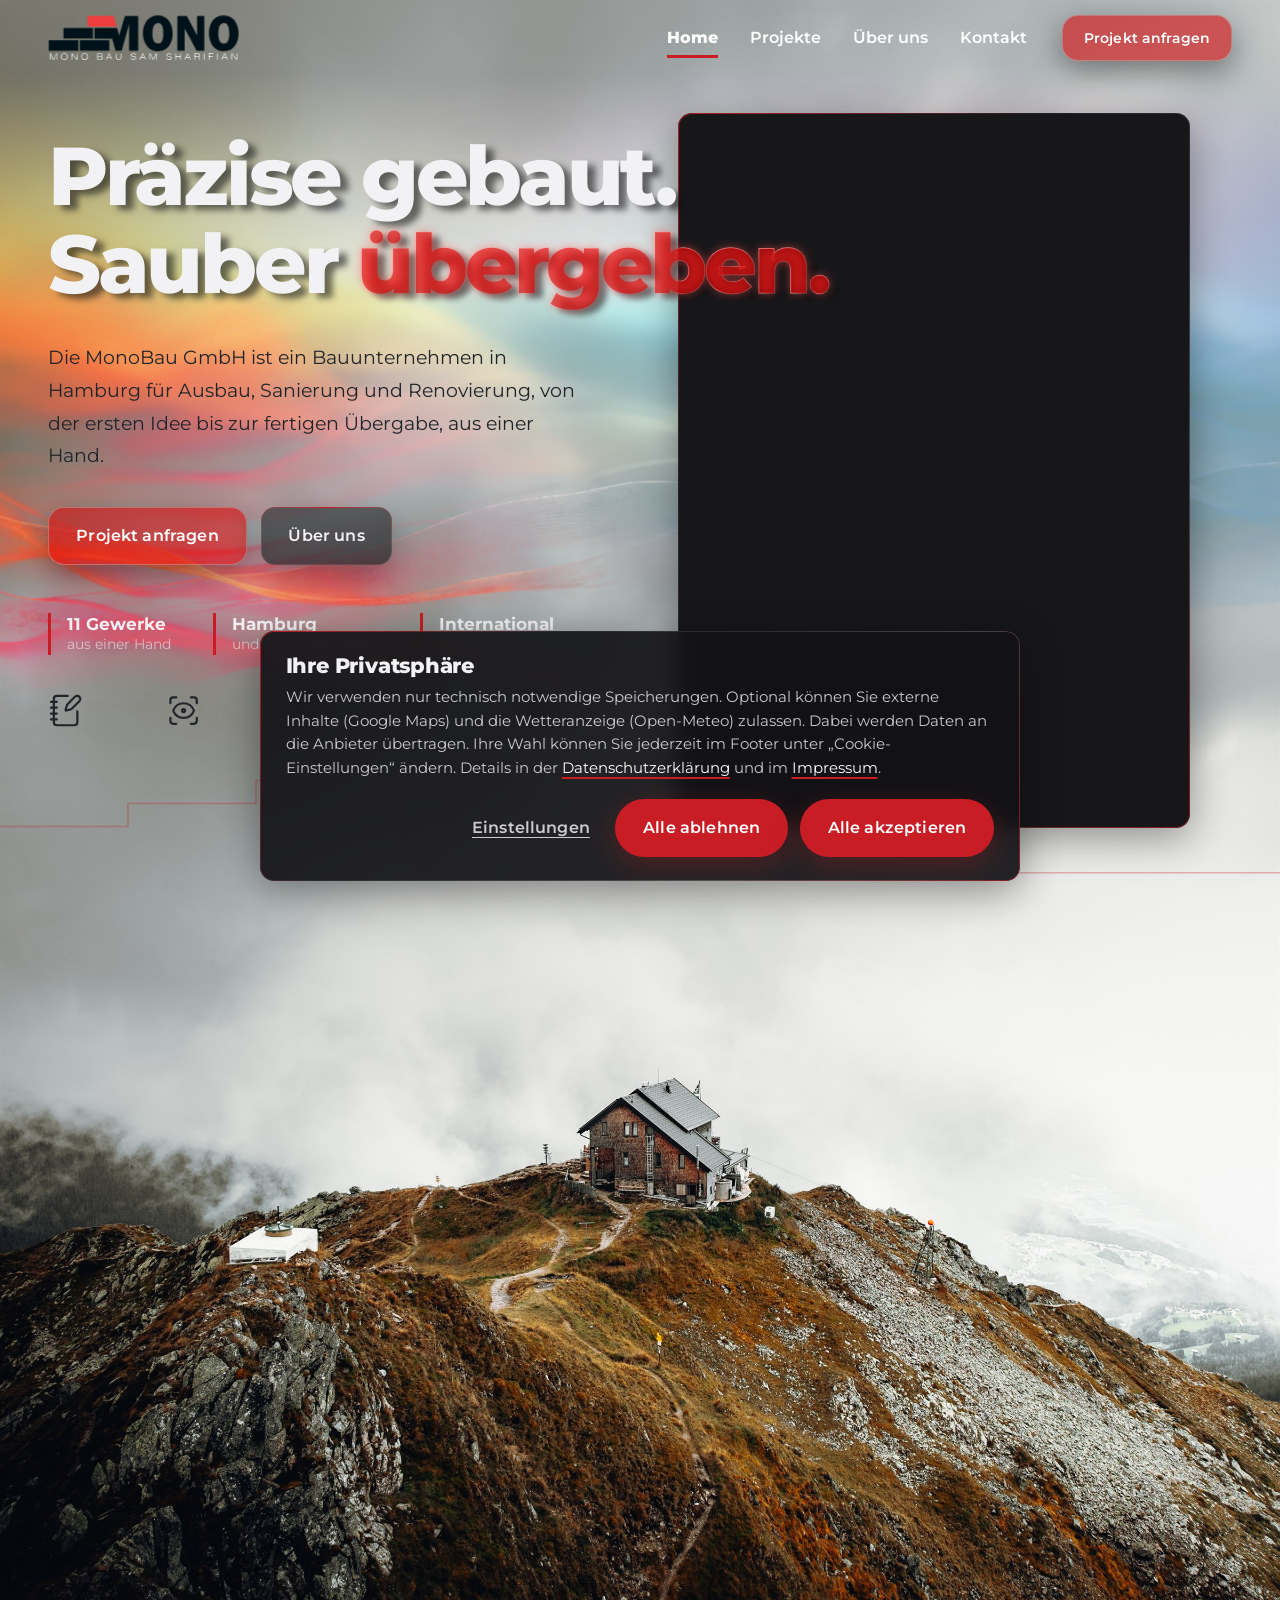
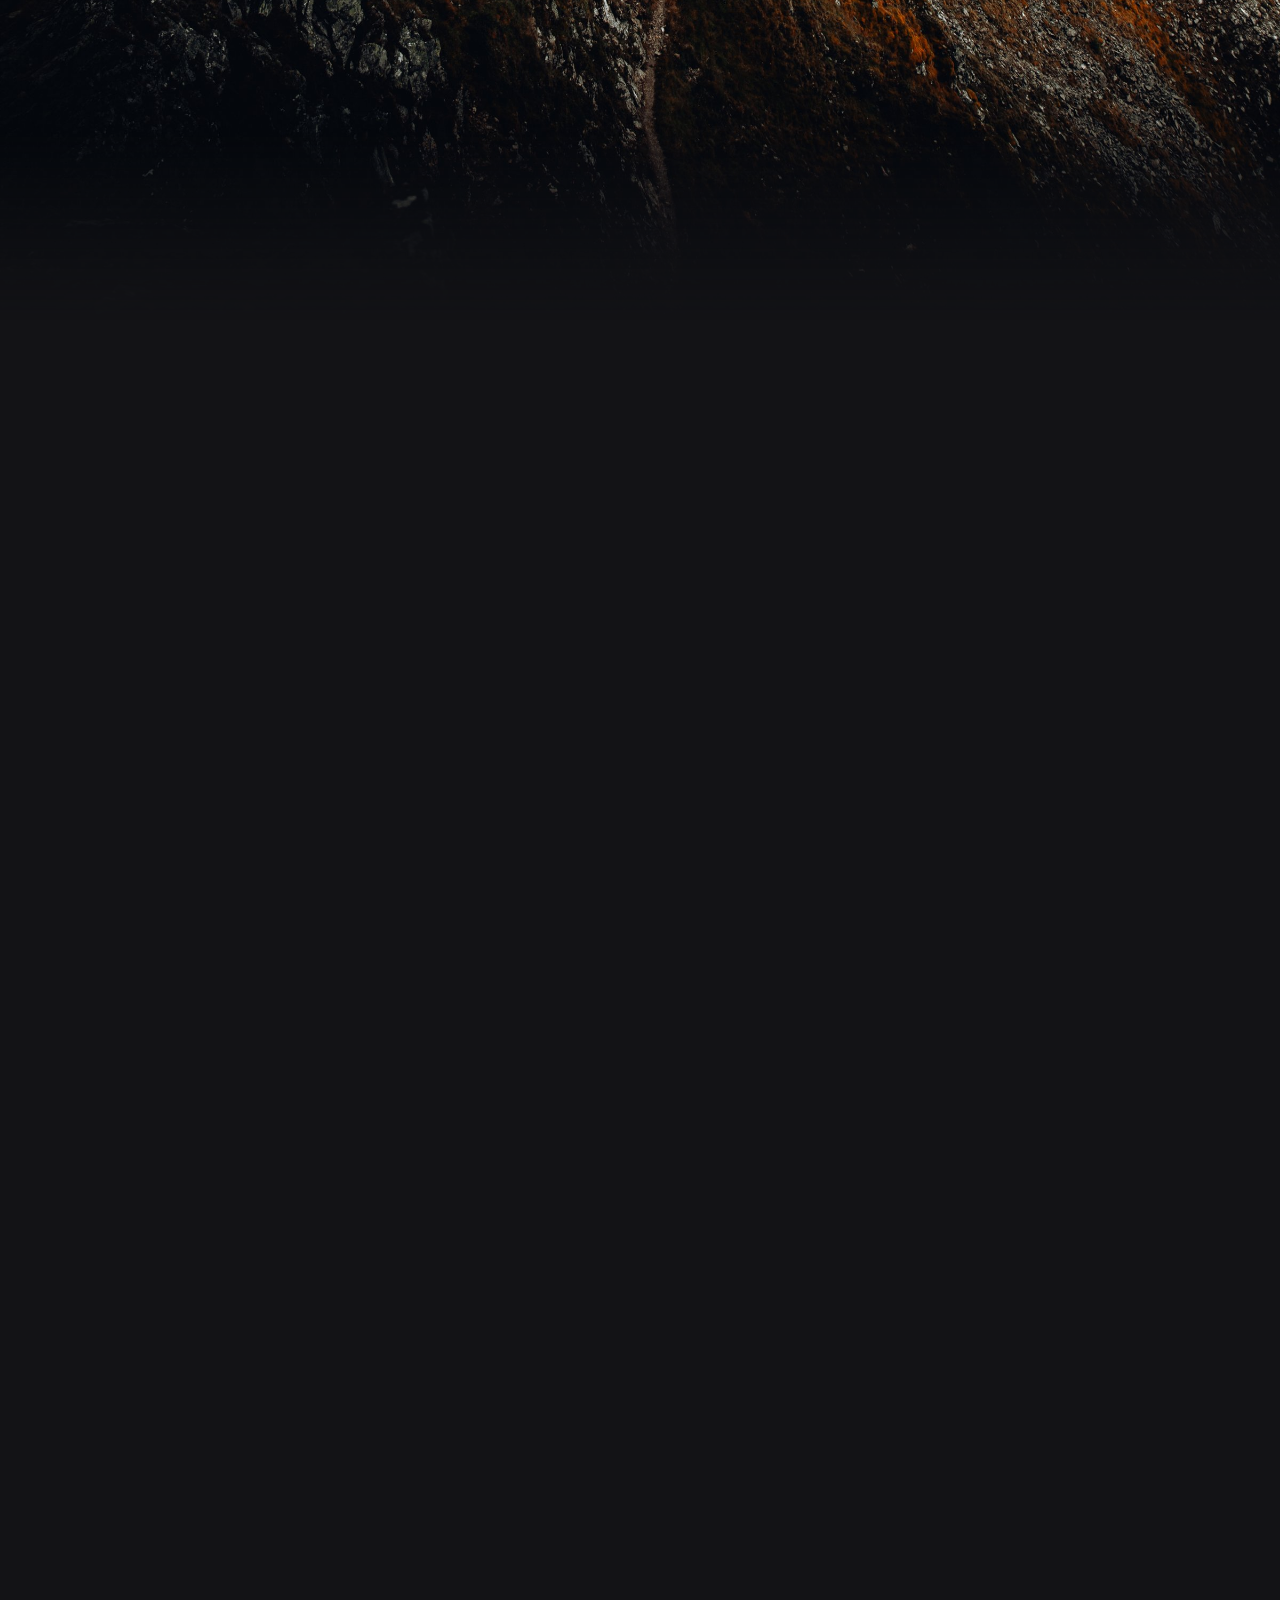
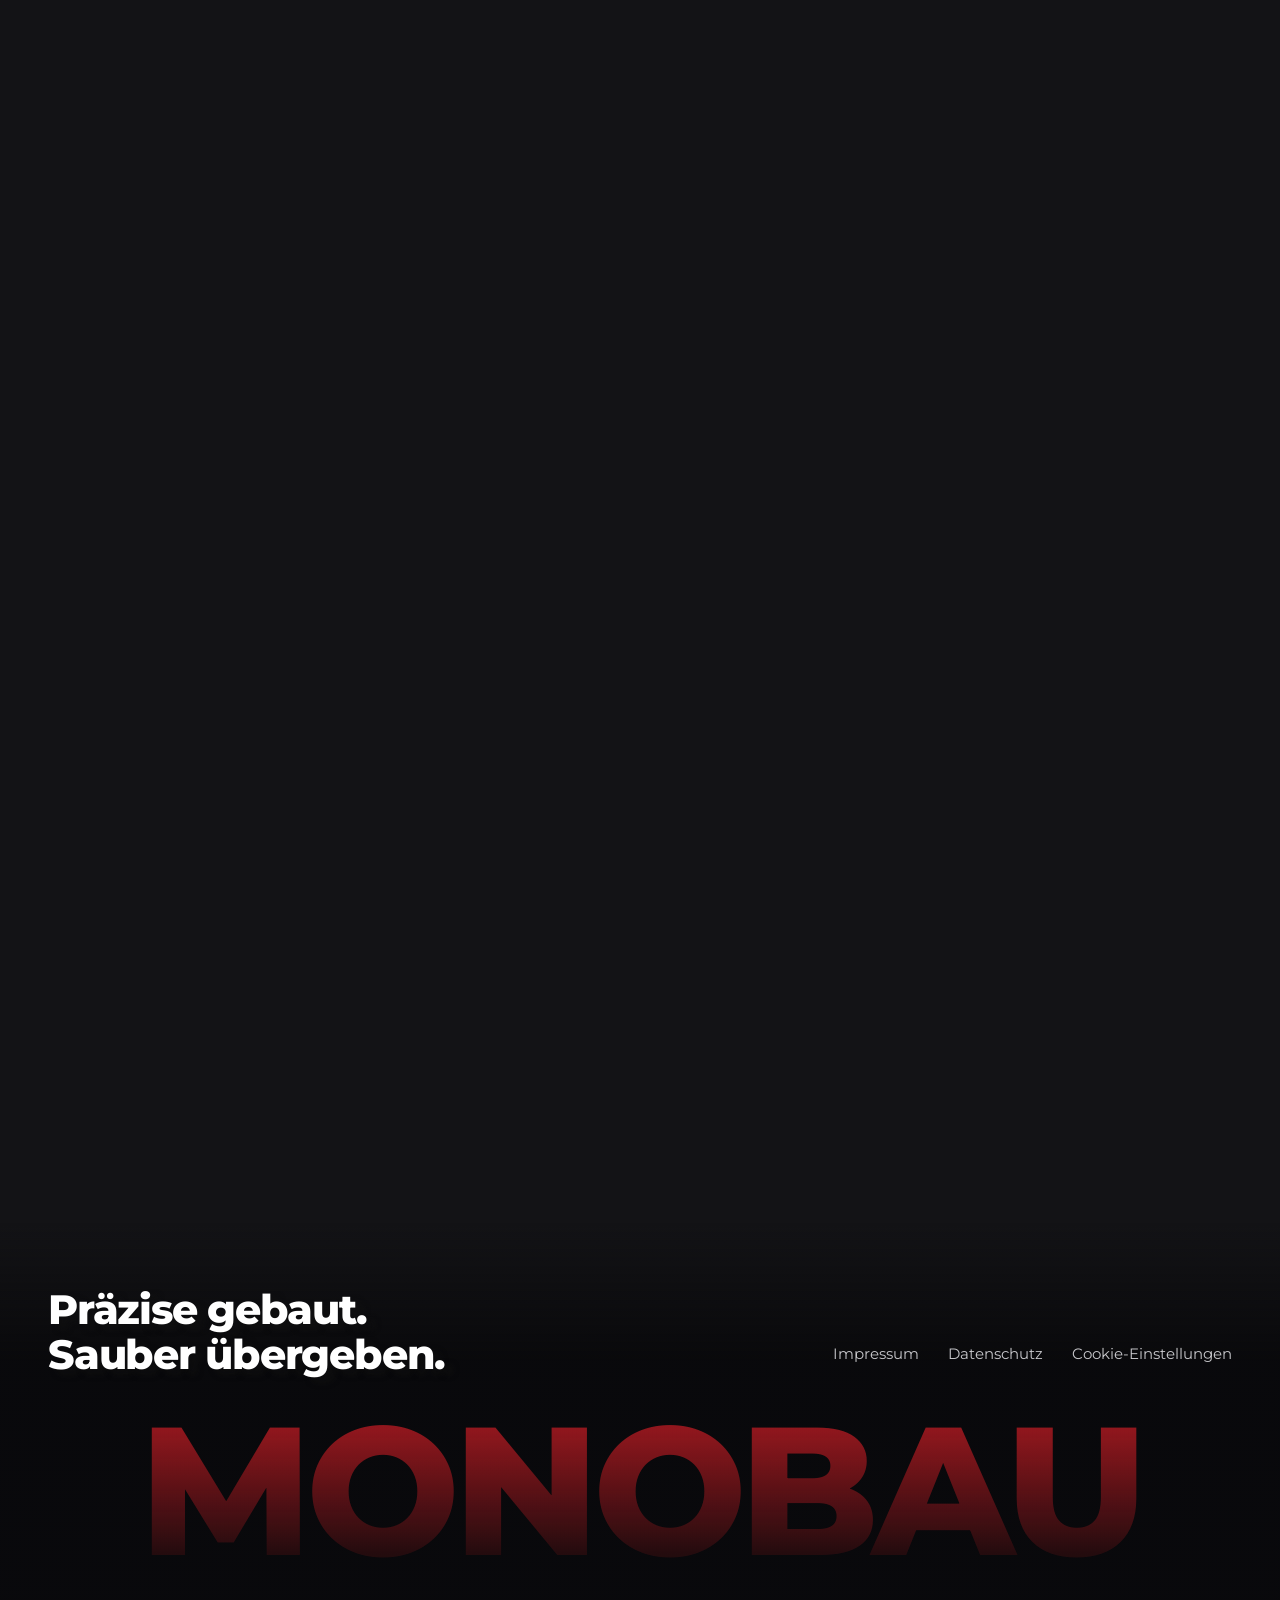
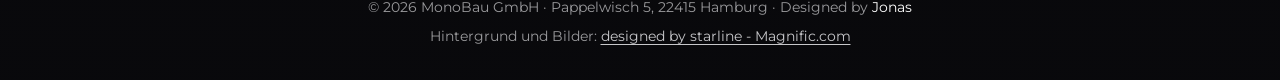
<file: index.html>
<!DOCTYPE html>
<html lang="de">

<head>
  <meta charset="UTF-8">
  <meta name="viewport" content="width=device-width, initial-scale=1">
  <meta http-equiv="Content-Security-Policy" content="default-src 'none'; script-src 'self'; style-src 'self'; img-src 'self' data:; font-src 'self'; connect-src 'self' https://api.open-meteo.com; frame-src https://www.google.com https://maps.google.com; form-action 'self'; base-uri 'self'; object-src 'none'; manifest-src 'self'">
  <meta name="referrer" content="strict-origin-when-cross-origin">
  <meta name="color-scheme" content="dark">
  <meta name="theme-color" content="#131316">

  <title>MonoBau GmbH Hamburg: Ausbau, Sanierung &amp; Renovierung</title>
  <meta name="description" content="MonoBau GmbH aus Hamburg: Ausbau, Sanierung und Renovierung aus einer Hand, von der ersten Idee bis zur Übergabe. Jetzt Projekt anfragen.">
  <link rel="canonical" href="https://www.monobau.eu/">
  <link rel="alternate" hreflang="de" href="https://www.monobau.eu/">
  <link rel="alternate" hreflang="x-default" href="https://www.monobau.eu/">
  <meta name="geo.region" content="DE-HH">
  <meta name="geo.placename" content="Hamburg">
  <meta name="robots" content="index, follow, max-image-preview:large, max-snippet:-1, max-video-preview:-1">

  <meta property="og:type" content="website">
  <meta property="og:locale" content="de_DE">
  <meta property="og:site_name" content="MonoBau GmbH">
  <meta property="og:title" content="MonoBau GmbH Hamburg: Präzise gebaut. Sauber übergeben.">
  <meta property="og:description" content="Ausbau, Sanierung und Renovierung in Hamburg und deutschlandweit, aus einer Hand.">
  <meta property="og:url" content="https://www.monobau.eu/">
  <meta property="og:image" content="https://www.monobau.eu/images/og-image.jpg">
  <meta property="og:image:type" content="image/jpeg">
  <meta property="og:image:width" content="1200">
  <meta property="og:image:height" content="630">
  <meta property="og:image:alt" content="Berghütte auf einem Grat im Nebel">
  <meta name="twitter:card" content="summary_large_image">

  <link rel="icon" href="favicon.svg" type="image/svg+xml">
  <link rel="apple-touch-icon" href="apple-touch-icon.png">
  <link rel="preload" href="images/hero-aquarell.jpg" as="image" media="(min-width: 961px)">
  <link rel="preload" href="images/background-mountain.jpg" as="image" media="(min-width: 641px)" fetchpriority="high">
  <link rel="preload" href="images/background-mountain-m.jpg" as="image" media="(max-width: 640px)" fetchpriority="high">
  <link rel="preload" href="fonts/montserrat-latin.woff2" as="font" type="font/woff2" crossorigin>
  <link rel="stylesheet" href="style.css?v=20261172">
  <script src="boot.js"></script>

  <script type="application/ld+json">
  {
    "@context": "https://schema.org",
    "@graph": [
      {
        "@type": "WebSite",
        "@id": "https://www.monobau.eu/#website",
        "url": "https://www.monobau.eu/",
        "name": "MonoBau GmbH",
        "inLanguage": "de-DE",
        "publisher": { "@id": "https://www.monobau.eu/#organization" }
      },
      {
        "@type": "WebPage",
        "@id": "https://www.monobau.eu/#webpage",
        "url": "https://www.monobau.eu/",
        "name": "MonoBau GmbH Hamburg: Ausbau, Sanierung & Renovierung",
        "isPartOf": { "@id": "https://www.monobau.eu/#website" },
        "about": { "@id": "https://www.monobau.eu/#organization" },
        "primaryImageOfPage": { "@id": "https://www.monobau.eu/#primaryimage" },
        "inLanguage": "de-DE"
      },
      {
        "@type": "ImageObject",
        "@id": "https://www.monobau.eu/#primaryimage",
        "url": "https://www.monobau.eu/images/og-image.jpg",
        "width": 1200,
        "height": 630
      },
      {
        "@type": "GeneralContractor",
        "@id": "https://www.monobau.eu/#organization",
        "name": "MonoBau GmbH",
        "legalName": "MonoBau GmbH",
        "url": "https://www.monobau.eu/",
        "logo": { "@type": "ImageObject", "url": "https://www.monobau.eu/images/logo.svg" },
        "image": { "@id": "https://www.monobau.eu/#primaryimage" },
        "telephone": "+494058969540",
        "email": "info@monobau.eu",
        "employee": { "@type": "Person", "name": "Amir Hossein Sharifian", "jobTitle": "Geschäftsführer" },
        "address": {
          "@type": "PostalAddress",
          "streetAddress": "Pappelwisch 5",
          "postalCode": "22415",
          "addressLocality": "Hamburg",
          "addressRegion": "Hamburg",
          "addressCountry": "DE"
        },
        "areaServed": [
          { "@type": "City", "name": "Hamburg" },
          { "@type": "Country", "name": "Deutschland" }
        ],
        "contactPoint": {
          "@type": "ContactPoint",
          "contactType": "customer service",
          "telephone": "+494058969540",
          "email": "info@monobau.eu",
          "availableLanguage": "de"
        }
      }
    ]
  }
  </script>
</head>

<body id="top">
  <a class="skip-link" href="#inhalt">Zum Inhalt springen</a>

  <div class="background" aria-hidden="true"></div>
  <div class="scroll-progress" aria-hidden="true"><span></span></div>

  <!-- ============ Kopfzeile ============ -->
  <header class="site-header">
    <div class="header-inner">
      <a class="brand" href="#top" aria-label="MonoBau, zum Seitenanfang">
        <svg class="brand-mark" viewBox="0 0 900 217" aria-hidden="true">
          <path class="b-ink" fill-rule="evenodd" d="M509.39 2.2C517.64 1.59 526.45 2.07 534.45 4.27C579.18 16.6 591.73 75.01 581.14 114.64C576.15 133.3 565.74 151.99 548.37 161.72C538.25 167.4 526.87 169.36 515.35 169.7C482.51 170.66 460.91 149.8 450.74 120.31C434.59 73.49 452.33 6.46 509.39 2.2ZM818.38 2.2C827.65 1.54 837.71 2.16 846.56 5.19C887.19 19.05 899.46 71.37 891.29 109.22C886.83 129.87 876.48 150.94 857.37 161.7C847.26 167.39 835.87 169.36 824.36 169.7C792.29 170.64 769.3 150.07 759.8 120.63C747.12 81.33 755.37 22.62 799.12 6.25C805.21 3.97 811.89 2.65 818.38 2.2ZM422.82 4.43C422.82 58.69 422.82 112.96 422.82 167.23C408.62 167.23 394.42 167.23 380.22 167.23C379.14 157.37 380.09 146.89 380.09 136.96C380.09 117.06 380.09 97.15 380.09 77.25C380.09 69.32 380.09 61.39 380.09 53.45C380.09 50.8 380.91 46.4 379.4 44.22C368.11 85.22 356.81 126.23 345.52 167.24C335.84 167.24 326.15 167.24 316.47 167.24C311.23 148.36 305.98 129.48 300.74 110.6C273.13 110.6 245.52 110.6 217.92 110.6C217.92 94.11 217.92 77.62 217.92 61.14C253.19 61.14 288.46 61.14 323.73 61.14C326.96 72.84 330.19 84.54 333.42 96.25C342.42 65.64 351.43 35.03 360.44 4.43C381.23 4.43 402.03 4.43 422.82 4.43ZM698.66 93.91C698.66 64.08 698.66 34.26 698.66 4.43C710.02 4.43 721.39 4.43 732.75 4.43C732.75 58.7 732.75 112.96 732.75 167.23C720.66 167.23 708.57 167.23 696.48 167.23C677.79 132.7 659.1 98.16 640.42 63.63C640.42 98.16 640.42 132.7 640.42 167.23C629.03 167.23 617.65 167.23 606.26 167.23C606.26 113.13 606.26 59.03 606.26 4.93C609.39 3.7 613.67 4.41 617.01 4.41C624.54 4.41 632.07 4.41 639.6 4.41C642.16 4.41 648.37 3.27 650.43 4.88C652.13 6.21 653.17 9.75 654.18 11.64C657.17 17.24 660.21 22.83 663.19 28.43C670.98 43.07 678.89 57.64 686.77 72.23C690.53 79.22 693.69 87.78 698.66 93.91ZM510.94 38.06C499.19 39.74 493.98 51.75 491.7 61.91C490.65 66.6 490.17 71.25 489.73 76.04C487.92 96.03 489.27 136.32 518.18 133.94C529.92 132.98 536.1 120.93 538.24 110.76C539.25 105.96 540.01 101.11 540.2 96.21C541.01 76.11 541.94 33.62 510.94 38.06ZM819.64 38.1C808.35 40.02 802.9 51.48 800.74 61.51C799.7 66.35 799.02 71.09 798.77 76.04C797.78 96.04 797.4 136.49 827.19 133.94C838.84 132.94 845.24 120.94 847.2 110.74C848.11 106.05 848.92 101.39 849.13 96.62C849.31 92.86 849.6 89.09 849.56 85.32C849.35 66.54 846.58 33.5 819.64 38.1ZM210.53 61.14C210.53 77.4 210.53 93.66 210.53 109.93C208.08 111.37 203.92 110.59 201.1 110.59C193.57 110.59 186.04 110.59 178.51 110.59C152.96 110.59 127.41 110.59 101.86 110.59C95 110.59 88.14 110.59 81.29 110.59C78.57 110.59 74.72 111.31 72.34 109.93C72.34 93.66 72.34 77.4 72.34 61.14C118.41 61.14 164.47 61.14 210.53 61.14ZM141.88 117.86C141.88 134.32 141.88 150.78 141.88 167.24C95.81 167.24 49.74 167.24 3.67 167.24C3.67 150.78 3.67 134.32 3.67 117.86C49.74 117.86 95.81 117.86 141.88 117.86ZM287.22 117.85C287.22 134.32 287.22 150.78 287.22 167.25C241.17 167.25 195.12 167.25 149.07 167.25C149.07 150.78 149.07 134.32 149.07 117.85C195.12 117.85 241.17 117.85 287.22 117.85Z" />
          <path class="b-red" fill-rule="evenodd" d="M308.65 5.04C313.07 21.36 317.49 37.67 321.91 53.99C276.51 53.99 231.11 53.99 185.71 53.99C185.71 37.55 185.71 21.11 185.71 4.67C192.69 2.98 207.4 4.33 215.22 4.33C235.79 4.33 256.36 4.33 276.94 4.33C284.33 4.33 291.73 4.33 299.13 4.33C301.98 4.33 306.15 3.54 308.65 5.04Z" />
          <path class="b-sub" fill-rule="evenodd" d="M75.3 178.9C80.85 178.77 86.54 180.21 89.69 185.22C95 193.65 91.81 207.84 81.07 209.97C75.08 211.16 68.35 210.15 64.16 205.49C55.39 195.75 62.49 179.2 75.3 178.9ZM170.51 178.9C175.36 178.77 180.41 179.7 183.76 183.54C190.86 191.67 187.65 207.41 176.5 209.96C170.5 211.33 162.99 210.07 159.09 205C151.35 194.92 157.62 179.25 170.51 178.9ZM411.7 187.89C410.89 187.89 410.08 187.89 409.27 187.89C406.22 178.46 391.3 180.56 392.01 187.79C392.32 190.94 396.24 191.76 398.77 192.09C404.99 192.88 415.95 194.83 412.72 203.9C408.99 214.37 386.01 211.68 388.28 199.94C391.6 198.9 391.49 203.9 393.93 205.74C398.07 208.86 408.02 208.52 409.74 202.63C410.88 198.71 407.34 197.38 404.43 196.4C399.42 194.7 389.14 196.03 389.04 188.21C389.01 186.34 389.24 184.7 390.25 183.09C394.72 175.95 413.58 177.99 411.7 187.89ZM577.87 187.86C577.07 187.86 576.26 187.86 575.46 187.86C574.48 185.34 573.83 183.33 571.06 182.26C567.09 180.72 558.04 181.56 558.2 187.38C558.29 190.72 562.32 191.79 564.98 192.11C571.58 192.92 582.8 194.91 578.78 204.63C574.81 214.22 552.19 211.47 554.48 199.78C555.15 199.78 555.83 199.78 556.5 199.78C558.16 201.43 557.98 204.14 560.18 205.71C563.97 208.4 574.88 208.9 575.96 202.69C577.74 192.49 558.48 198.8 555.75 189.9C555.11 187.79 555.18 185.92 556.06 183.85C559.56 175.59 580.4 177.97 577.87 187.86ZM8.03 179.81C9.59 179.81 11.15 179.81 12.71 179.81C17.01 188.55 21.31 197.29 25.62 206.03C29.92 197.31 34.22 188.59 38.53 179.87C39.87 179.87 41.21 179.87 42.56 179.87C43.26 187.36 42.67 195.18 42.67 202.71C42.67 205.19 43.81 209.35 40.54 209.62C39.04 208.06 39.74 204.76 39.76 202.71C39.79 198.51 41.08 187 39.43 183.75C36.14 187.37 32.6 197.85 30.22 202.72C29.37 204.47 28.49 208.66 26.56 209.5C23.44 210.86 22.1 206.66 21.14 204.61C17.91 197.77 14.66 190.87 11.5 183.97C10.06 185.25 10.84 189.06 10.86 191.01C10.93 196.86 11.93 203.76 10.69 209.46C9.8 209.46 8.92 209.46 8.03 209.46C8.03 199.58 8.03 189.69 8.03 179.81ZM110.04 179.98C115.05 179.29 116.67 182.96 119.38 186.6C124.09 192.92 128.93 200.21 134.54 205.73C134.81 197.11 135.07 188.5 135.34 179.88C136.2 179.88 137.06 179.88 137.92 179.88C137.92 189.64 137.92 199.4 137.92 209.17C133.07 210.75 131.54 206.46 128.94 203.24C123.73 196.79 119.08 189.74 113.56 183.56C113.29 192.2 113.02 200.83 112.75 209.47C111.85 209.47 110.94 209.47 110.04 209.47C110.04 199.64 110.04 189.81 110.04 179.98ZM231.08 180.02C235.26 179.32 246.86 178.74 250.64 180.36C256.31 182.8 256.61 190.36 251.32 193.43C252.42 194.44 253.96 195.05 254.88 196.33C257.73 200.33 256.03 207 251.38 208.78C247.3 210.34 235.15 210.46 231.08 209.17C231.08 199.45 231.08 189.74 231.08 180.02ZM288.64 179.96C292.88 189.7 297.12 199.43 301.37 209.17C297.96 210.99 295.7 202.55 294.52 200.14C289.2 200.14 283.87 200.14 278.55 200.14C277.09 202.8 275.49 210.39 271.69 209.38C271.32 206.97 273.78 203.69 274.78 201.49C278.07 194.32 281.23 187.11 284.6 179.96C285.95 179.96 287.29 179.96 288.64 179.96ZM318.09 179.96C318.89 179.96 319.7 179.96 320.51 179.96C322.25 189.74 315.3 208.46 331.4 207.63C342.89 207.04 340.84 195.45 340.84 186.98C340.84 184.82 340.19 181.51 341.48 179.77C345.28 180.02 343.81 185.98 343.81 189C343.81 196.43 345.25 208.2 335.35 209.99C328.84 211.17 320.68 210.16 318.22 203.12C316.99 199.58 317.8 194.71 317.8 191.01C317.8 187.56 317.13 183.27 318.09 179.96ZM445.56 180.03C449.52 186.35 452.21 194.15 455.16 201.01C456.23 203.48 458.92 206.95 458.47 209.58C454.37 209.72 453.44 203.13 451.61 200.15C446.23 200.15 440.86 200.15 435.48 200.15C434.44 202.74 432.54 210.46 429.02 209.34C428.57 206.9 430.92 203.99 431.86 201.75C433.96 196.72 436.46 191.81 438.74 186.85C439.59 184.99 440.31 181.64 441.9 180.28C442.92 179.41 444.36 179.79 445.56 180.03ZM480.26 179.92C484.42 188.59 488.59 197.26 492.76 205.94C496.97 197.24 501.17 188.54 505.38 179.84C506.91 179.84 508.44 179.84 509.97 179.84C509.97 189.72 509.97 199.59 509.97 209.46C509.08 209.46 508.18 209.46 507.28 209.46C507.01 200.89 506.75 192.31 506.48 183.74C502.44 192.34 498.41 200.94 494.37 209.54C493.43 209.54 492.49 209.54 491.55 209.54C487.22 200.95 482.88 192.35 478.55 183.75C476.86 186.64 478.13 198.75 478.17 202.71C478.2 204.77 478.95 208.04 477.43 209.62C474.18 209.33 475.32 205.17 475.32 202.71C475.32 195.18 474.77 187.41 475.41 179.92C477.03 179.92 478.64 179.92 480.26 179.92ZM600.31 180.12C600.31 184.15 600.31 188.19 600.31 192.22C606.86 192.22 613.41 192.22 619.96 192.22C619.96 188.1 619.96 183.99 619.96 179.87C620.96 179.87 621.96 179.87 622.95 179.87C622.95 189.75 622.95 199.64 622.95 209.52C622.17 209.52 621.39 209.52 620.6 209.52C618.79 207 620.3 198.69 619.75 195.16C613.39 195.16 607.02 195.16 600.66 195.16C599.78 198.42 601.54 207.71 599.43 209.57C596.42 209.59 597.46 205.21 597.46 203.12C597.46 199.26 596.56 183.07 597.49 180.58C597.94 179.38 599.46 179.93 600.31 180.12ZM653.32 179.83C654.39 179.83 655.47 179.83 656.54 179.83C660.24 186.56 663.13 193.94 666.19 200.97C667.28 203.49 669.87 206.84 669.5 209.57C665.31 209.78 664.66 203.01 662.6 200.15C657.22 200.15 651.84 200.15 646.46 200.15C645.62 202.7 643.45 210.7 640 209.26C639.61 206.86 641.96 204 642.88 201.79C645.17 196.26 649.86 184.13 653.32 179.83ZM707.76 195.45C711.29 197.83 712.66 205.32 711.81 209.52C711 209.52 710.2 209.52 709.39 209.52C707.99 206.38 709.18 202.24 707.73 199.32C706.13 196.11 693.08 196.26 690.03 197.26C689.18 200.31 691.71 209.26 687.61 209.62C686.03 208.03 686.79 204.43 686.79 202.31C686.79 196.91 685.58 184.68 687.04 180.12C689.55 179.19 692.98 179.74 695.67 179.74C701.94 179.74 711.2 178.88 711.81 187.38C712.15 192.13 709.1 192.35 707.76 195.45ZM733.57 180.01C733.57 189.82 733.57 199.63 733.57 209.44C732.55 209.44 731.52 209.44 730.5 209.44C730.5 199.63 730.5 189.82 730.5 180.01C731.52 180.01 732.55 180.01 733.57 180.01ZM775.39 180.52C775.07 183.04 772.79 182.39 770.71 182.39C766 182.39 760.81 181.79 756.19 182.65C756.19 185.98 756.19 189.3 756.19 192.63C761.84 192.89 767.49 193.15 773.14 193.41C773.14 194.09 773.14 194.77 773.14 195.45C767.52 195.72 761.91 195.99 756.29 196.26C755.59 199.92 757.73 206.51 755.48 209.49C754.71 209.49 753.94 209.49 753.16 209.49C753.16 199.7 753.16 189.91 753.16 180.12C758.25 178.92 764.27 179.74 769.5 179.74C771.41 179.74 773.89 179.24 775.39 180.52ZM792.96 179.85C793.96 179.85 794.97 179.85 795.97 179.85C795.97 189.73 795.97 199.61 795.97 209.5C794.97 209.5 793.96 209.5 792.96 209.5C792.96 199.61 792.96 189.73 792.96 179.85ZM829.61 180.09C832.93 186.99 836.12 194.01 839.16 201.04C840.21 203.48 842.86 206.88 842.51 209.5C838.64 210 837.13 203.07 835.66 200.15C830.28 200.15 824.9 200.15 819.52 200.15C818.51 202.78 816.51 210.24 813.07 209.41C812.52 207.09 814.74 204.07 815.74 201.95C818.42 196.29 820.83 190.44 823.62 184.84C825.18 181.74 825.39 179.06 829.61 180.09ZM883.66 205.38C885.35 202.83 884.17 189.54 884.17 185.77C884.17 183.11 883.12 179.19 886.89 180.07C888.36 184.66 887.17 196.53 887.17 201.9C887.17 204.25 887.78 207.53 886.56 209.57C882.38 209.91 880.85 206.61 878.59 203.58C875.21 199.04 871.5 194.73 868.15 190.15C866.77 188.26 865.05 185.1 863.09 183.96C862.02 185.06 862.54 187.74 862.54 189.4C862.54 194.11 862.54 198.81 862.54 203.52C862.54 205.57 863.52 210.14 860.26 209.44C858.99 207.68 859.64 204.44 859.64 202.31C859.64 197.45 858.46 183.93 859.94 180.12C864.3 178.73 865.75 182.88 868.14 185.74C873.46 192.1 877.93 199.4 883.66 205.38ZM75.31 181.76C58.51 182.74 60.25 208.99 77.24 207.63C93.97 206.29 92.81 180.73 75.31 181.76ZM170.51 181.76C153.77 182.79 155.51 208.86 172.45 207.63C189.17 206.42 188.15 180.68 170.51 181.76ZM234.16 192.18C238.88 192.36 252.03 194.67 252.02 187.38C252.02 180.6 238.69 182.03 234.16 182.56C234.16 185.76 234.16 188.97 234.16 192.18ZM689.8 193.79C694.8 194.92 708.83 195.73 708.83 188.19C708.82 180.56 694.88 181.97 689.8 182.54C689.8 186.29 689.8 190.04 689.8 193.79ZM286.62 182.93C284.47 187.6 282.32 192.28 280.17 196.95C281.91 197.61 291.76 197.63 293.04 196.66C290.9 192.08 288.76 187.51 286.62 182.93ZM443.55 182.9C441.49 187.67 439.43 192.43 437.37 197.2C441.58 197.2 445.79 197.2 450 197.2C447.85 192.43 445.7 187.67 443.55 182.9ZM654.53 182.93C652.49 187.68 650.45 192.43 648.42 197.19C652.63 197.19 656.84 197.19 661.05 197.19C660.77 194.79 656.36 184.18 654.53 182.93ZM834.04 196.86C831.88 192.22 829.72 187.58 827.56 182.94C825.41 187.52 823.27 192.09 821.13 196.66C822.62 197.67 832.19 197.63 834.04 196.86ZM234.14 206.73C239.14 207.15 252.8 209.12 253.03 201.5C253.29 193.21 239.71 194.17 234.14 195.45C234.14 199.21 234.14 202.97 234.14 206.73Z" />
        </svg>
      </a>

      <nav class="nav" id="nav" aria-label="Hauptnavigation">
        <ul>
          <li><a href="#top"><svg xmlns="http://www.w3.org/2000/svg" class="nav-ico" width="24" height="24" viewBox="0 0 24 24" fill="none" aria-hidden="true"><path d="M12 17V13" stroke="currentColor" stroke-width="1.5" stroke-linecap="round" stroke-linejoin="round"></path><path d="M2 8L11.7317 3.13416C11.9006 3.04971 12.0994 3.0497 12.2683 3.13416L22 8" stroke="currentColor" stroke-width="1.5" stroke-linecap="round" stroke-linejoin="round"></path><path d="M20 11V19C20 20.1046 19.1046 21 18 21H6C4.89543 21 4 20.1046 4 19V11" stroke="currentColor" stroke-width="1.5" stroke-linecap="round" stroke-linejoin="round"></path></svg><span class="nav-label">Home</span></a></li>
          <li><a href="#projekte"><svg xmlns="http://www.w3.org/2000/svg" class="nav-ico" width="24" height="24" viewBox="0 0 24 24" fill="none" aria-hidden="true"><path d="M8 7H4C2.89543 7 2 7.89543 2 9V19C2 20.1046 2.89543 21 4 21H20C21.1046 21 22 20.1046 22 19V9C22 7.89543 21.1046 7 20 7H16M8 7V3.6C8 3.26863 8.26863 3 8.6 3H15.4C15.7314 3 16 3.26863 16 3.6V7M8 7H16" stroke="currentColor" stroke-width="1.5"></path></svg><span class="nav-label">Projekte</span></a></li>
          <li><a href="#ueber-uns"><svg xmlns="http://www.w3.org/2000/svg" class="nav-ico" width="24" height="24" viewBox="0 0 24 24" fill="none" aria-hidden="true"><path d="M7 18V17C7 14.2386 9.23858 12 12 12V12C14.7614 12 17 14.2386 17 17V18" stroke="currentColor" stroke-width="1.5" stroke-linecap="round"></path><path d="M12 12C13.6569 12 15 10.6569 15 9C15 7.34315 13.6569 6 12 6C10.3431 6 9 7.34315 9 9C9 10.6569 10.3431 12 12 12Z" stroke="currentColor" stroke-width="1.5" stroke-linecap="round" stroke-linejoin="round"></path><path d="M21 3.6V20.4C21 20.7314 20.7314 21 20.4 21H3.6C3.26863 21 3 20.7314 3 20.4V3.6C3 3.26863 3.26863 3 3.6 3H20.4C20.7314 3 21 3.26863 21 3.6Z" stroke="currentColor" stroke-width="1.5" stroke-linecap="round" stroke-linejoin="round"></path></svg><span class="nav-label">Über uns</span></a></li>
          <li><a href="#kontakt"><svg xmlns="http://www.w3.org/2000/svg" class="nav-ico" width="24" height="24" viewBox="0 0 24 24" fill="none" aria-hidden="true"><path d="M9 9L13.5 12L18 9" stroke="currentColor" stroke-width="1.5" stroke-linecap="round" stroke-linejoin="round"></path><path d="M3 13.5H5" stroke="currentColor" stroke-width="1.5" stroke-linecap="round" stroke-linejoin="round"></path><path d="M1 10.5H5" stroke="currentColor" stroke-width="1.5" stroke-linecap="round" stroke-linejoin="round"></path><path d="M5 7.5V7C5 5.89543 5.89543 5 7 5H20C21.1046 5 22 5.89543 22 7V17C22 18.1046 21.1046 19 20 19H7C5.89543 19 5 18.1046 5 17V16.5" stroke="currentColor" stroke-width="1.5" stroke-linecap="round"></path></svg><span class="nav-label">Kontakt</span></a></li>
        </ul>
        <a class="btn btn-red-glass glass nav-cta" href="#kontakt">Projekt anfragen</a>
        <a class="nav-logo" href="#top" aria-label="MonoBau, zum Seitenanfang">
          <svg class="nav-logo-mark" viewBox="0 0 900 217" aria-hidden="true">
          <path class="nl-ink" fill-rule="evenodd" d="M509.39 2.2C517.64 1.59 526.45 2.07 534.45 4.27C579.18 16.6 591.73 75.01 581.14 114.64C576.15 133.3 565.74 151.99 548.37 161.72C538.25 167.4 526.87 169.36 515.35 169.7C482.51 170.66 460.91 149.8 450.74 120.31C434.59 73.49 452.33 6.46 509.39 2.2ZM818.38 2.2C827.65 1.54 837.71 2.16 846.56 5.19C887.19 19.05 899.46 71.37 891.29 109.22C886.83 129.87 876.48 150.94 857.37 161.7C847.26 167.39 835.87 169.36 824.36 169.7C792.29 170.64 769.3 150.07 759.8 120.63C747.12 81.33 755.37 22.62 799.12 6.25C805.21 3.97 811.89 2.65 818.38 2.2ZM422.82 4.43C422.82 58.69 422.82 112.96 422.82 167.23C408.62 167.23 394.42 167.23 380.22 167.23C379.14 157.37 380.09 146.89 380.09 136.96C380.09 117.06 380.09 97.15 380.09 77.25C380.09 69.32 380.09 61.39 380.09 53.45C380.09 50.8 380.91 46.4 379.4 44.22C368.11 85.22 356.81 126.23 345.52 167.24C335.84 167.24 326.15 167.24 316.47 167.24C311.23 148.36 305.98 129.48 300.74 110.6C273.13 110.6 245.52 110.6 217.92 110.6C217.92 94.11 217.92 77.62 217.92 61.14C253.19 61.14 288.46 61.14 323.73 61.14C326.96 72.84 330.19 84.54 333.42 96.25C342.42 65.64 351.43 35.03 360.44 4.43C381.23 4.43 402.03 4.43 422.82 4.43ZM698.66 93.91C698.66 64.08 698.66 34.26 698.66 4.43C710.02 4.43 721.39 4.43 732.75 4.43C732.75 58.7 732.75 112.96 732.75 167.23C720.66 167.23 708.57 167.23 696.48 167.23C677.79 132.7 659.1 98.16 640.42 63.63C640.42 98.16 640.42 132.7 640.42 167.23C629.03 167.23 617.65 167.23 606.26 167.23C606.26 113.13 606.26 59.03 606.26 4.93C609.39 3.7 613.67 4.41 617.01 4.41C624.54 4.41 632.07 4.41 639.6 4.41C642.16 4.41 648.37 3.27 650.43 4.88C652.13 6.21 653.17 9.75 654.18 11.64C657.17 17.24 660.21 22.83 663.19 28.43C670.98 43.07 678.89 57.64 686.77 72.23C690.53 79.22 693.69 87.78 698.66 93.91ZM510.94 38.06C499.19 39.74 493.98 51.75 491.7 61.91C490.65 66.6 490.17 71.25 489.73 76.04C487.92 96.03 489.27 136.32 518.18 133.94C529.92 132.98 536.1 120.93 538.24 110.76C539.25 105.96 540.01 101.11 540.2 96.21C541.01 76.11 541.94 33.62 510.94 38.06ZM819.64 38.1C808.35 40.02 802.9 51.48 800.74 61.51C799.7 66.35 799.02 71.09 798.77 76.04C797.78 96.04 797.4 136.49 827.19 133.94C838.84 132.94 845.24 120.94 847.2 110.74C848.11 106.05 848.92 101.39 849.13 96.62C849.31 92.86 849.6 89.09 849.56 85.32C849.35 66.54 846.58 33.5 819.64 38.1ZM210.53 61.14C210.53 77.4 210.53 93.66 210.53 109.93C208.08 111.37 203.92 110.59 201.1 110.59C193.57 110.59 186.04 110.59 178.51 110.59C152.96 110.59 127.41 110.59 101.86 110.59C95 110.59 88.14 110.59 81.29 110.59C78.57 110.59 74.72 111.31 72.34 109.93C72.34 93.66 72.34 77.4 72.34 61.14C118.41 61.14 164.47 61.14 210.53 61.14ZM141.88 117.86C141.88 134.32 141.88 150.78 141.88 167.24C95.81 167.24 49.74 167.24 3.67 167.24C3.67 150.78 3.67 134.32 3.67 117.86C49.74 117.86 95.81 117.86 141.88 117.86ZM287.22 117.85C287.22 134.32 287.22 150.78 287.22 167.25C241.17 167.25 195.12 167.25 149.07 167.25C149.07 150.78 149.07 134.32 149.07 117.85C195.12 117.85 241.17 117.85 287.22 117.85Z" />
          <path class="nl-red" fill-rule="evenodd" d="M308.65 5.04C313.07 21.36 317.49 37.67 321.91 53.99C276.51 53.99 231.11 53.99 185.71 53.99C185.71 37.55 185.71 21.11 185.71 4.67C192.69 2.98 207.4 4.33 215.22 4.33C235.79 4.33 256.36 4.33 276.94 4.33C284.33 4.33 291.73 4.33 299.13 4.33C301.98 4.33 306.15 3.54 308.65 5.04Z" />
          <path class="nl-sub" fill-rule="evenodd" d="M75.3 178.9C80.85 178.77 86.54 180.21 89.69 185.22C95 193.65 91.81 207.84 81.07 209.97C75.08 211.16 68.35 210.15 64.16 205.49C55.39 195.75 62.49 179.2 75.3 178.9ZM170.51 178.9C175.36 178.77 180.41 179.7 183.76 183.54C190.86 191.67 187.65 207.41 176.5 209.96C170.5 211.33 162.99 210.07 159.09 205C151.35 194.92 157.62 179.25 170.51 178.9ZM411.7 187.89C410.89 187.89 410.08 187.89 409.27 187.89C406.22 178.46 391.3 180.56 392.01 187.79C392.32 190.94 396.24 191.76 398.77 192.09C404.99 192.88 415.95 194.83 412.72 203.9C408.99 214.37 386.01 211.68 388.28 199.94C391.6 198.9 391.49 203.9 393.93 205.74C398.07 208.86 408.02 208.52 409.74 202.63C410.88 198.71 407.34 197.38 404.43 196.4C399.42 194.7 389.14 196.03 389.04 188.21C389.01 186.34 389.24 184.7 390.25 183.09C394.72 175.95 413.58 177.99 411.7 187.89ZM577.87 187.86C577.07 187.86 576.26 187.86 575.46 187.86C574.48 185.34 573.83 183.33 571.06 182.26C567.09 180.72 558.04 181.56 558.2 187.38C558.29 190.72 562.32 191.79 564.98 192.11C571.58 192.92 582.8 194.91 578.78 204.63C574.81 214.22 552.19 211.47 554.48 199.78C555.15 199.78 555.83 199.78 556.5 199.78C558.16 201.43 557.98 204.14 560.18 205.71C563.97 208.4 574.88 208.9 575.96 202.69C577.74 192.49 558.48 198.8 555.75 189.9C555.11 187.79 555.18 185.92 556.06 183.85C559.56 175.59 580.4 177.97 577.87 187.86ZM8.03 179.81C9.59 179.81 11.15 179.81 12.71 179.81C17.01 188.55 21.31 197.29 25.62 206.03C29.92 197.31 34.22 188.59 38.53 179.87C39.87 179.87 41.21 179.87 42.56 179.87C43.26 187.36 42.67 195.18 42.67 202.71C42.67 205.19 43.81 209.35 40.54 209.62C39.04 208.06 39.74 204.76 39.76 202.71C39.79 198.51 41.08 187 39.43 183.75C36.14 187.37 32.6 197.85 30.22 202.72C29.37 204.47 28.49 208.66 26.56 209.5C23.44 210.86 22.1 206.66 21.14 204.61C17.91 197.77 14.66 190.87 11.5 183.97C10.06 185.25 10.84 189.06 10.86 191.01C10.93 196.86 11.93 203.76 10.69 209.46C9.8 209.46 8.92 209.46 8.03 209.46C8.03 199.58 8.03 189.69 8.03 179.81ZM110.04 179.98C115.05 179.29 116.67 182.96 119.38 186.6C124.09 192.92 128.93 200.21 134.54 205.73C134.81 197.11 135.07 188.5 135.34 179.88C136.2 179.88 137.06 179.88 137.92 179.88C137.92 189.64 137.92 199.4 137.92 209.17C133.07 210.75 131.54 206.46 128.94 203.24C123.73 196.79 119.08 189.74 113.56 183.56C113.29 192.2 113.02 200.83 112.75 209.47C111.85 209.47 110.94 209.47 110.04 209.47C110.04 199.64 110.04 189.81 110.04 179.98ZM231.08 180.02C235.26 179.32 246.86 178.74 250.64 180.36C256.31 182.8 256.61 190.36 251.32 193.43C252.42 194.44 253.96 195.05 254.88 196.33C257.73 200.33 256.03 207 251.38 208.78C247.3 210.34 235.15 210.46 231.08 209.17C231.08 199.45 231.08 189.74 231.08 180.02ZM288.64 179.96C292.88 189.7 297.12 199.43 301.37 209.17C297.96 210.99 295.7 202.55 294.52 200.14C289.2 200.14 283.87 200.14 278.55 200.14C277.09 202.8 275.49 210.39 271.69 209.38C271.32 206.97 273.78 203.69 274.78 201.49C278.07 194.32 281.23 187.11 284.6 179.96C285.95 179.96 287.29 179.96 288.64 179.96ZM318.09 179.96C318.89 179.96 319.7 179.96 320.51 179.96C322.25 189.74 315.3 208.46 331.4 207.63C342.89 207.04 340.84 195.45 340.84 186.98C340.84 184.82 340.19 181.51 341.48 179.77C345.28 180.02 343.81 185.98 343.81 189C343.81 196.43 345.25 208.2 335.35 209.99C328.84 211.17 320.68 210.16 318.22 203.12C316.99 199.58 317.8 194.71 317.8 191.01C317.8 187.56 317.13 183.27 318.09 179.96ZM445.56 180.03C449.52 186.35 452.21 194.15 455.16 201.01C456.23 203.48 458.92 206.95 458.47 209.58C454.37 209.72 453.44 203.13 451.61 200.15C446.23 200.15 440.86 200.15 435.48 200.15C434.44 202.74 432.54 210.46 429.02 209.34C428.57 206.9 430.92 203.99 431.86 201.75C433.96 196.72 436.46 191.81 438.74 186.85C439.59 184.99 440.31 181.64 441.9 180.28C442.92 179.41 444.36 179.79 445.56 180.03ZM480.26 179.92C484.42 188.59 488.59 197.26 492.76 205.94C496.97 197.24 501.17 188.54 505.38 179.84C506.91 179.84 508.44 179.84 509.97 179.84C509.97 189.72 509.97 199.59 509.97 209.46C509.08 209.46 508.18 209.46 507.28 209.46C507.01 200.89 506.75 192.31 506.48 183.74C502.44 192.34 498.41 200.94 494.37 209.54C493.43 209.54 492.49 209.54 491.55 209.54C487.22 200.95 482.88 192.35 478.55 183.75C476.86 186.64 478.13 198.75 478.17 202.71C478.2 204.77 478.95 208.04 477.43 209.62C474.18 209.33 475.32 205.17 475.32 202.71C475.32 195.18 474.77 187.41 475.41 179.92C477.03 179.92 478.64 179.92 480.26 179.92ZM600.31 180.12C600.31 184.15 600.31 188.19 600.31 192.22C606.86 192.22 613.41 192.22 619.96 192.22C619.96 188.1 619.96 183.99 619.96 179.87C620.96 179.87 621.96 179.87 622.95 179.87C622.95 189.75 622.95 199.64 622.95 209.52C622.17 209.52 621.39 209.52 620.6 209.52C618.79 207 620.3 198.69 619.75 195.16C613.39 195.16 607.02 195.16 600.66 195.16C599.78 198.42 601.54 207.71 599.43 209.57C596.42 209.59 597.46 205.21 597.46 203.12C597.46 199.26 596.56 183.07 597.49 180.58C597.94 179.38 599.46 179.93 600.31 180.12ZM653.32 179.83C654.39 179.83 655.47 179.83 656.54 179.83C660.24 186.56 663.13 193.94 666.19 200.97C667.28 203.49 669.87 206.84 669.5 209.57C665.31 209.78 664.66 203.01 662.6 200.15C657.22 200.15 651.84 200.15 646.46 200.15C645.62 202.7 643.45 210.7 640 209.26C639.61 206.86 641.96 204 642.88 201.79C645.17 196.26 649.86 184.13 653.32 179.83ZM707.76 195.45C711.29 197.83 712.66 205.32 711.81 209.52C711 209.52 710.2 209.52 709.39 209.52C707.99 206.38 709.18 202.24 707.73 199.32C706.13 196.11 693.08 196.26 690.03 197.26C689.18 200.31 691.71 209.26 687.61 209.62C686.03 208.03 686.79 204.43 686.79 202.31C686.79 196.91 685.58 184.68 687.04 180.12C689.55 179.19 692.98 179.74 695.67 179.74C701.94 179.74 711.2 178.88 711.81 187.38C712.15 192.13 709.1 192.35 707.76 195.45ZM733.57 180.01C733.57 189.82 733.57 199.63 733.57 209.44C732.55 209.44 731.52 209.44 730.5 209.44C730.5 199.63 730.5 189.82 730.5 180.01C731.52 180.01 732.55 180.01 733.57 180.01ZM775.39 180.52C775.07 183.04 772.79 182.39 770.71 182.39C766 182.39 760.81 181.79 756.19 182.65C756.19 185.98 756.19 189.3 756.19 192.63C761.84 192.89 767.49 193.15 773.14 193.41C773.14 194.09 773.14 194.77 773.14 195.45C767.52 195.72 761.91 195.99 756.29 196.26C755.59 199.92 757.73 206.51 755.48 209.49C754.71 209.49 753.94 209.49 753.16 209.49C753.16 199.7 753.16 189.91 753.16 180.12C758.25 178.92 764.27 179.74 769.5 179.74C771.41 179.74 773.89 179.24 775.39 180.52ZM792.96 179.85C793.96 179.85 794.97 179.85 795.97 179.85C795.97 189.73 795.97 199.61 795.97 209.5C794.97 209.5 793.96 209.5 792.96 209.5C792.96 199.61 792.96 189.73 792.96 179.85ZM829.61 180.09C832.93 186.99 836.12 194.01 839.16 201.04C840.21 203.48 842.86 206.88 842.51 209.5C838.64 210 837.13 203.07 835.66 200.15C830.28 200.15 824.9 200.15 819.52 200.15C818.51 202.78 816.51 210.24 813.07 209.41C812.52 207.09 814.74 204.07 815.74 201.95C818.42 196.29 820.83 190.44 823.62 184.84C825.18 181.74 825.39 179.06 829.61 180.09ZM883.66 205.38C885.35 202.83 884.17 189.54 884.17 185.77C884.17 183.11 883.12 179.19 886.89 180.07C888.36 184.66 887.17 196.53 887.17 201.9C887.17 204.25 887.78 207.53 886.56 209.57C882.38 209.91 880.85 206.61 878.59 203.58C875.21 199.04 871.5 194.73 868.15 190.15C866.77 188.26 865.05 185.1 863.09 183.96C862.02 185.06 862.54 187.74 862.54 189.4C862.54 194.11 862.54 198.81 862.54 203.52C862.54 205.57 863.52 210.14 860.26 209.44C858.99 207.68 859.64 204.44 859.64 202.31C859.64 197.45 858.46 183.93 859.94 180.12C864.3 178.73 865.75 182.88 868.14 185.74C873.46 192.1 877.93 199.4 883.66 205.38ZM75.31 181.76C58.51 182.74 60.25 208.99 77.24 207.63C93.97 206.29 92.81 180.73 75.31 181.76ZM170.51 181.76C153.77 182.79 155.51 208.86 172.45 207.63C189.17 206.42 188.15 180.68 170.51 181.76ZM234.16 192.18C238.88 192.36 252.03 194.67 252.02 187.38C252.02 180.6 238.69 182.03 234.16 182.56C234.16 185.76 234.16 188.97 234.16 192.18ZM689.8 193.79C694.8 194.92 708.83 195.73 708.83 188.19C708.82 180.56 694.88 181.97 689.8 182.54C689.8 186.29 689.8 190.04 689.8 193.79ZM286.62 182.93C284.47 187.6 282.32 192.28 280.17 196.95C281.91 197.61 291.76 197.63 293.04 196.66C290.9 192.08 288.76 187.51 286.62 182.93ZM443.55 182.9C441.49 187.67 439.43 192.43 437.37 197.2C441.58 197.2 445.79 197.2 450 197.2C447.85 192.43 445.7 187.67 443.55 182.9ZM654.53 182.93C652.49 187.68 650.45 192.43 648.42 197.19C652.63 197.19 656.84 197.19 661.05 197.19C660.77 194.79 656.36 184.18 654.53 182.93ZM834.04 196.86C831.88 192.22 829.72 187.58 827.56 182.94C825.41 187.52 823.27 192.09 821.13 196.66C822.62 197.67 832.19 197.63 834.04 196.86ZM234.14 206.73C239.14 207.15 252.8 209.12 253.03 201.5C253.29 193.21 239.71 194.17 234.14 195.45C234.14 199.21 234.14 202.97 234.14 206.73Z" />
        </svg>
        </a>
      </nav>

      <button class="nav-toggle" type="button" aria-expanded="false" aria-controls="nav" aria-label="Menü öffnen">
        <span></span><span></span><span></span>
      </button>
    </div>
  </header>

  <main id="inhalt" tabindex="-1">

    <!-- ============ Hero ============ -->
    <section class="hero" aria-labelledby="hero-title">
      <div class="container hero-grid">
        <div class="hero-copy">
          <h1 id="hero-title">
            <span class="h-line"><span class="h-word">Präzise gebaut.</span></span>
            <span class="h-line"><span class="h-word">Sauber <em>übergeben.</em></span></span>
          </h1>
          <div class="hero-sub">
          <p class="hero-lead">
            Die MonoBau GmbH ist ein Bauunternehmen in Hamburg für Ausbau, Sanierung und Renovierung,
            von der ersten Idee bis zur fertigen Übergabe, aus einer Hand.
          </p>
          <div class="hero-actions">
            <a class="btn btn-red-glass btn-rect glass" href="#kontakt">Projekt anfragen</a>
            <a class="btn btn-box glass" href="#ueber-uns">Über uns</a>
          </div>
          <div class="hero-meta">
          <ul class="hero-facts">
            <li><strong>11 Gewerke</strong><span>aus einer Hand</span></li>
            <li><strong>Hamburg</strong><span>und deutschlandweit</span></li>
            <li><strong>International</strong><span>auch im Ausland</span></li>
          </ul>
          <ul class="hero-icons" aria-hidden="true">
            <li><svg xmlns="http://www.w3.org/2000/svg" width="24" height="24" viewBox="0 0 24 24" fill="none" stroke="currentColor" stroke-width="2" stroke-linecap="round" stroke-linejoin="round"><path d="M13.4 2H6a2 2 0 0 0-2 2v16a2 2 0 0 0 2 2h12a2 2 0 0 0 2-2v-7.4"/><path d="M2 6h4"/><path d="M2 10h4"/><path d="M2 14h4"/><path d="M2 18h4"/><path d="M21.378 5.626a1 1 0 1 0-3.004-3.004l-5.01 5.012a2 2 0 0 0-.506.854l-.837 2.87a.5.5 0 0 0 .62.62l2.87-.837a2 2 0 0 0 .854-.506z"/></svg></li>
            <li><svg xmlns="http://www.w3.org/2000/svg" width="24" height="24" viewBox="0 0 24 24" fill="none" stroke="currentColor" stroke-width="2" stroke-linecap="round" stroke-linejoin="round"><path d="M3 7V5a2 2 0 0 1 2-2h2"/><path d="M17 3h2a2 2 0 0 1 2 2v2"/><path d="M21 17v2a2 2 0 0 1-2 2h-2"/><path d="M7 21H5a2 2 0 0 1-2-2v-2"/><circle cx="12" cy="12" r="1"/><path d="M18.944 12.33a1 1 0 0 0 0-.66 7.5 7.5 0 0 0-13.888 0 1 1 0 0 0 0 .66 7.5 7.5 0 0 0 13.888 0"/></svg></li>
            <li><svg xmlns="http://www.w3.org/2000/svg" width="24" height="24" viewBox="0 0 24 24" fill="none" stroke="currentColor" stroke-width="2" stroke-linecap="round" stroke-linejoin="round"><path d="M 19 3 L 5 3"/><path d="M 21 13 L 21 5"/><path d="M 21 5 A2 2 0 0 0 19 3"/><path d="M 3 19 A2 2 0 0 0 5 21"/><path d="M 3 5 L 3 19"/><path d="M 5 3 A2 2 0 0 0 3 5"/><path d="m16 19 2 2 4-4"/><path d="M16 2v3"/><path d="M3 9h18"/><path d="M5 21 L12.5 21"/><path d="M8 2v3"/></svg></li>
            <li><svg xmlns="http://www.w3.org/2000/svg" width="24" height="24" viewBox="0 0 24 24" fill="none" stroke="currentColor" stroke-width="2" stroke-linecap="round" stroke-linejoin="round"><path d="M17 21v-1a2 2 0 00-2-2H9a2 2 0 00-2 2v1"/><path d="M19 10h1a2 2 0 012 2v1"/><path d="M5 10H4a2 2 0 00-2 2v1"/><circle cx="12" cy="11" r="3"/><circle cx="18" cy="4" r="2"/><circle cx="6" cy="4" r="2"/></svg></li>
            <li><svg xmlns="http://www.w3.org/2000/svg" width="24" height="24" viewBox="0 0 24 24" fill="none" stroke="currentColor" stroke-width="2" stroke-linecap="round" stroke-linejoin="round"><path d="M15 15.003a1 1 0 0 1 1.517-.859l4.997 2.997a1 1 0 0 1 0 1.718l-4.997 2.997a1 1 0 0 1-1.517-.86z"/><path d="M21 12.17V5a2 2 0 0 0-2-2H5a2 2 0 0 0-2 2v14a2 2 0 0 0 2 2h6"/><path d="m6 21 5-5"/><circle cx="9" cy="9" r="2"/></svg></li>
          </ul>
          </div>
          </div>
          <!-- Handy/Tablet: Das Ablauf-Kaestchen wird per Skript hierher verschoben -->
          <div class="hero-flow-slot" id="hero-flow-slot"></div>
        </div>
      </div>

      <figure class="hero-photo glass">
        <picture>
        <source media="(max-width: 960px)" srcset="[data-uri]">
        <img src="images/hero-aquarell.jpg" width="901" height="1640" fetchpriority="high" decoding="async"
          alt="Aquarell einer Villa mit weißer Stuckfassade im Abendlicht, mit Balkon, Rundbogenfenstern, Schmiedetor und Herbstlaub">
        </picture>
      </figure>
      <!-- Bauprofil: Treppe des Logos als gezeichnete Linie -->
      <svg class="hero-profile" viewBox="0 0 1600 200" preserveAspectRatio="none" aria-hidden="true">
        <path class="profile-base" vector-effect="non-scaling-stroke" pathLength="100"
          d="M 0,100 L 160,100 L 160,60 L 320,60 L 320,20 L 480,20 L 530,180 L 580,20 L 660,20 L 660,180 L 1600,180" />
        <path class="profile-pulse" vector-effect="non-scaling-stroke" pathLength="100"
          d="M 0,100 L 160,100 L 160,60 L 320,60 L 320,20 L 480,20 L 530,180 L 580,20 L 660,20 L 660,180 L 1600,180" />
      </svg>
    </section>

    <!-- ============ Ablauf: Schritte erscheinen nacheinander ============ -->
    <section class="section ablauf" id="ablauf" aria-labelledby="ablauf-title">
      <div class="container">
        <h2 id="ablauf-title" class="sr-only">Unser Ablauf: vom ersten Stein bis zur Übergabe</h2>
        <div class="flow reveal" id="flow" role="group" aria-labelledby="ablauf-title">
          <ol class="flow-list" id="flow-list">
          <li class="flow-card glass"><h3>Planung und Gestaltung</h3><p>Individuelle Konzepte, exakt abgestimmt auf Ihre Wünsche.</p></li>
          <li class="flow-card glass"><h3>Genehmigungen und Formalitäten</h3><p>Wir übernehmen die komplette behördliche Abwicklung.</p></li>
          <li class="flow-card glass"><h3>Materialauswahl</h3><p>Hochwertige Materialien für nachhaltige Ergebnisse.</p></li>
          <li class="flow-card glass"><h3>Rohbau und Fundament</h3><p>Stabile Grundlagen für langlebige Bauwerke.</p></li>
          <li class="flow-card glass"><h3>Abdichtung</h3><p>Zuverlässiger Schutz vor Feuchtigkeit und Witterung.</p></li>
          <li class="flow-card glass"><h3>Dämmung</h3><p>Optimale Energieeffizienz für Ihr Zuhause.</p></li>
          <li class="flow-card glass"><h3>Fenster und Türen</h3><p>Präzise Montage für Sicherheit und Komfort.</p></li>
          <li class="flow-card glass"><h3>Elektrik und Sanitär</h3><p>Fachgerechte Installation nach aktuellen Standards.</p></li>
          <li class="flow-card glass"><h3>Heizung und Lüftung</h3><p>Effiziente Systeme für ein angenehmes Raumklima.</p></li>
          <li class="flow-card glass"><h3>Innenausbau</h3><p>Detailverliebte Umsetzung bis ins letzte Detail.</p></li>
          <li class="flow-card glass"><h3>Fassadengestaltung</h3><p>Eine Außenhülle, die zum Gebäude und zu Ihren Vorstellungen passt.</p></li>
          <li class="flow-card glass"><h3>Überwachung und Durchführung</h3><p>Sorgfältige Baubegleitung von Anfang bis Ende.</p></li>
          <li class="flow-card glass"><h3>Qualitätskontrolle</h3><p>Strenge Prüfung für höchste Ausführungsqualität.</p></li>
          <li class="flow-card glass"><h3>Übergabe und Nachbetreuung</h3><p>Gemeinsame Abnahme und ein Ansprechpartner, auch danach.</p></li>
          </ol>
        </div>
      </div>
    </section>
    <!-- ============ Projekte: Galerie-Kästchen ============ -->
    <section class="section projekte" id="projekte" aria-labelledby="projekte-title">
      <div class="container projekte-grid">
        <div class="projekte-copy">
          <h2 id="projekte-title" class="reveal">Zuhause in Hamburg.<br>Unterwegs überall.</h2>
          <div class="scope reveal glass">
            <h3>Projekte deutschlandweit</h3>
            <p>Wir realisieren Bau- und Sanierungsprojekte in ganz Deutschland, zuverlässig, termingerecht und mit der gewohnten MonoBau-Qualität.</p>
          </div>
          <div class="scope reveal glass">
            <h3>Projekte im Ausland</h3>
            <p>Auch über die deutschen Landesgrenzen hinaus setzen wir anspruchsvolle Bauvorhaben für unsere internationalen Kunden um.</p>
          </div>
        </div>

        <div class="slider glass reveal" id="slider" role="region" aria-roledescription="Karussell" aria-label="Projektbilder">
          <div class="slides" id="slides">
          <figure class="slide is-active is-portrait" role="group" aria-roledescription="Bild" aria-label="1 von 12">
            <img src="projects/slides/hallerstrasse-01.jpg" data-src="projects/slides/hallerstrasse-01.jpg" width="720" height="1080" alt="Projektbild Hallerstraße, Hamburg (1 von 8)" decoding="async">
            <figcaption class="slide-cap glass">Hallerstraße, Hamburg</figcaption>
          </figure>
          <figure class="slide is-portrait" role="group" aria-roledescription="Bild" aria-label="2 von 12" aria-hidden="true">
            <img data-src="projects/slides/hallerstrasse-02.jpg" width="720" height="1080" alt="Projektbild Hallerstraße, Hamburg (2 von 8)" decoding="async">
            <figcaption class="slide-cap glass">Hallerstraße, Hamburg</figcaption>
          </figure>
          <figure class="slide" role="group" aria-roledescription="Bild" aria-label="3 von 12" aria-hidden="true">
            <img data-src="projects/slides/hallerstrasse-03.jpg" width="1120" height="745" alt="Projektbild Hallerstraße, Hamburg (3 von 8)" decoding="async">
            <figcaption class="slide-cap glass">Hallerstraße, Hamburg</figcaption>
          </figure>
          <figure class="slide" role="group" aria-roledescription="Bild" aria-label="4 von 12" aria-hidden="true">
            <img data-src="projects/slides/hallerstrasse-04.jpg" width="1120" height="747" alt="Projektbild Hallerstraße, Hamburg (4 von 8)" decoding="async">
            <figcaption class="slide-cap glass">Hallerstraße, Hamburg</figcaption>
          </figure>
          <figure class="slide" role="group" aria-roledescription="Bild" aria-label="5 von 12" aria-hidden="true">
            <img data-src="projects/slides/hallerstrasse-05.jpg" width="1120" height="747" alt="Projektbild Hallerstraße, Hamburg (5 von 8)" decoding="async">
            <figcaption class="slide-cap glass">Hallerstraße, Hamburg</figcaption>
          </figure>
          <figure class="slide is-portrait" role="group" aria-roledescription="Bild" aria-label="6 von 12" aria-hidden="true">
            <img data-src="projects/slides/hallerstrasse-06.jpg" width="720" height="1080" alt="Projektbild Hallerstraße, Hamburg (6 von 8)" decoding="async">
            <figcaption class="slide-cap glass">Hallerstraße, Hamburg</figcaption>
          </figure>
          <figure class="slide is-portrait" role="group" aria-roledescription="Bild" aria-label="7 von 12" aria-hidden="true">
            <img data-src="projects/slides/hallerstrasse-08.jpg" width="720" height="1080" alt="Projektbild Hallerstraße, Hamburg (7 von 8)" decoding="async">
            <figcaption class="slide-cap glass">Hallerstraße, Hamburg</figcaption>
          </figure>
          <figure class="slide" role="group" aria-roledescription="Bild" aria-label="8 von 12" aria-hidden="true">
            <img data-src="projects/slides/hallerstrasse-09.jpg" width="1120" height="747" alt="Projektbild Hallerstraße, Hamburg (8 von 8)" decoding="async">
            <figcaption class="slide-cap glass">Hallerstraße, Hamburg</figcaption>
          </figure>
          <figure class="slide" role="group" aria-roledescription="Bild" aria-label="9 von 12" aria-hidden="true">
            <img data-src="projects/slides/langenhorn-03.jpg" width="1120" height="747" alt="Projektbild Langenhorner Chaussee, Hamburg (1 von 4)" decoding="async">
            <figcaption class="slide-cap glass">Langenhorner Chaussee, Hamburg</figcaption>
          </figure>
          <figure class="slide" role="group" aria-roledescription="Bild" aria-label="10 von 12" aria-hidden="true">
            <img data-src="projects/slides/langenhorn-01.jpg" width="1120" height="747" alt="Projektbild Langenhorner Chaussee, Hamburg (2 von 4)" decoding="async">
            <figcaption class="slide-cap glass">Langenhorner Chaussee, Hamburg</figcaption>
          </figure>
          <figure class="slide" role="group" aria-roledescription="Bild" aria-label="11 von 12" aria-hidden="true">
            <img data-src="projects/slides/langenhorn-02.jpg" width="1120" height="747" alt="Projektbild Langenhorner Chaussee, Hamburg (3 von 4)" decoding="async">
            <figcaption class="slide-cap glass">Langenhorner Chaussee, Hamburg</figcaption>
          </figure>
          <figure class="slide" role="group" aria-roledescription="Bild" aria-label="12 von 12" aria-hidden="true">
            <img data-src="projects/slides/langenhorn-04.jpg" width="1120" height="747" alt="Projektbild Langenhorner Chaussee, Hamburg (4 von 4)" decoding="async">
            <figcaption class="slide-cap glass">Langenhorner Chaussee, Hamburg</figcaption>
          </figure>
          </div>

          <button type="button" class="slider-arrow slider-prev glass" id="slider-prev" aria-label="Vorheriges Bild">
            <svg viewBox="0 0 24 24" aria-hidden="true"><path d="m15 18-6-6 6-6" /></svg>
          </button>
          <button type="button" class="slider-arrow slider-next glass" id="slider-next" aria-label="Nächstes Bild">
            <svg viewBox="0 0 24 24" aria-hidden="true"><path d="m9 18 6-6-6-6" /></svg>
          </button>

          <div class="slider-progress" aria-hidden="true"><span id="slider-progress"></span></div>
        </div>
      </div>
    </section>

    <!-- ============ Über uns ============ -->
    <section class="section about" id="ueber-uns" aria-labelledby="about-title">
      <div class="container about-grid">
        <div class="about-copy">
          <h2 id="about-title" class="reveal">Zuverlässige Arbeit.<br>Echte Verantwortung.</h2>
          <p class="lead reveal">
            Wir sind ein Bauunternehmen aus Hamburg, das für zuverlässige Arbeit, durchdachte Planung und
            hochwertige handwerkliche Ausführung steht. Die MonoBau GmbH vereint ein Team aus erfahrenen
            Facharbeitern und Meistern, die jedes Projekt mit Präzision, sauberer Arbeitsweise und echter
            Verantwortung umsetzen.
          </p>
          <p class="reveal">
            Unsere Stärke liegt in einer klaren Struktur, vernünftigen Lösungen und einer Arbeitsweise, die
            sowohl fachlich als auch menschlich überzeugt. Wir begleiten unsere Kunden von der ersten Idee bis
            zur fertigen Umsetzung und legen dabei großen Wert auf Transparenz, Vertrauen und eine
            professionelle Zusammenarbeit.
          </p>
          <p class="reveal">
            Als Hamburger Unternehmen arbeiten wir sowohl in der Stadt als auch in der Umgebung und stehen für
            Ergebnisse, die lange halten und sichtbar Qualität zeigen.
          </p>

          <ul class="values" data-stagger>
            <li class="reveal glass"><strong>Präzision</strong><span>Maßgenau geplant, sauber ausgeführt.</span></li>
            <li class="reveal glass"><strong>Sauberkeit</strong><span>Eine Baustelle, die man gern betritt.</span></li>
            <li class="reveal glass"><strong>Verantwortung</strong><span>Ein Ansprechpartner von Anfang bis Ende.</span></li>
          </ul>
        </div>

        <figure class="about-portrait reveal">
          <div class="portrait-brick" aria-hidden="true"></div>
          <div class="portrait-frame glass">
            <img src="images/ueber-uns-bild.jpg" width="840" height="1499" loading="lazy" decoding="async"
              alt="Mann meditiert allein in einer hohen, hellen Halle mit Lichtstreifen">
            <figcaption class="portrait-cap glass">
              <span>Geschäftsführer</span>
              <strong>Amir Hossein Sharifian</strong>
            </figcaption>
          </div>
        </figure>
      </div>
    </section>

    <!-- ============ Kontakt ============ -->
    <section class="section kontakt" id="kontakt" aria-labelledby="kontakt-title">
      <div class="container">
        <h2 id="kontakt-title" class="reveal">Erzählen Sie uns<br>von Ihrem Projekt.</h2>
        <p class="lead reveal">Wir freuen uns auf Ihre Nachricht und melden uns persönlich bei Ihnen.</p>

        <div class="kontakt-grid">
          <form class="contact-form glass reveal" id="contact-form" action="kontakt.php" method="post" novalidate>

            <div class="field-row">
              <div class="field">
                <label for="c-name">Name *</label>
                <input type="text" id="c-name" name="name" autocomplete="name" maxlength="80" required aria-describedby="err-name">
                <p class="field-error" id="err-name" role="alert"></p>
              </div>
              <div class="field">
                <label for="c-email">E-Mail *</label>
                <input type="email" id="c-email" name="email" autocomplete="email" maxlength="120" required aria-describedby="err-email">
                <p class="field-error" id="err-email" role="alert"></p>
              </div>
            </div>

            <div class="field">
              <label for="c-phone">Telefon <small>(optional)</small></label>
              <input type="tel" id="c-phone" name="phone" autocomplete="tel" maxlength="30">
            </div>

            <div class="field">
              <label for="c-message">Nachricht *</label>
              <textarea id="c-message" name="message" rows="5" maxlength="1200" required aria-describedby="err-message"></textarea>
              <p class="field-error" id="err-message" role="alert"></p>
            </div>

            <!-- Honeypot gegen Spam-Bots: bleibt für Menschen unsichtbar -->
            <div class="hp" aria-hidden="true">
              <label for="c-website">Website</label>
              <input type="text" id="c-website" name="website" tabindex="-1" autocomplete="off">
            </div>

            <div class="field field-check">
              <input type="checkbox" id="c-privacy" name="privacy" required aria-describedby="err-privacy">
              <label for="c-privacy">
                Ich habe die <a href="datenschutz.html" target="_blank" rel="noopener">Datenschutzerklärung</a>
                gelesen und stimme der Verarbeitung meiner Angaben zur Bearbeitung meiner Anfrage zu. *
              </label>
              <p class="field-error" id="err-privacy" role="alert"></p>
            </div>

            <button type="submit" class="btn btn-solid btn-wide" id="form-submit">Nachricht senden</button>
            <p class="form-hint">Ihre Angaben werden verschlüsselt übertragen und nur zur Bearbeitung Ihrer Anfrage verwendet.</p>
            <p class="form-status" id="form-status" role="status" aria-live="polite"></p>
          </form>

          <aside class="contact-side">
            <div class="contact-card glass reveal">
              <h3>MonoBau GmbH</h3>
              <ul class="contact-list">
                <li>
                  <svg viewBox="0 0 24 24" aria-hidden="true"><path d="M20 10c0 4.993-5.539 10.193-7.399 11.799a1 1 0 0 1-1.202 0C9.539 20.193 4 14.993 4 10a8 8 0 0 1 16 0" /><circle cx="12" cy="10" r="3" /></svg>
                  <span>Pappelwisch 5, 22415 Hamburg</span>
                </li>
                <li>
                  <svg viewBox="0 0 24 24" aria-hidden="true"><path d="M13.832 16.568a1 1 0 0 0 1.213-.303l.355-.465A2 2 0 0 1 17 15h3a2 2 0 0 1 2 2v3a2 2 0 0 1-2 2A18 18 0 0 1 2 4a2 2 0 0 1 2-2h3a2 2 0 0 1 2 2v3a2 2 0 0 1-.8 1.6l-.468.351a1 1 0 0 0-.292 1.233 14 14 0 0 0 6.392 6.384" /></svg>
                  <a href="tel:+494058969540">040 589 695 40</a>
                </li>
                <li>
                  <svg viewBox="0 0 24 24" aria-hidden="true"><rect width="14" height="20" x="5" y="2" rx="2" ry="2" /><path d="M12 18h.01" /></svg>
                  <a href="tel:+4915254184659">+49 152 54184659</a>
                </li>
                <li>
                  <svg viewBox="0 0 24 24" aria-hidden="true"><path d="m22 7-8.991 5.727a2 2 0 0 1-2.009 0L2 7" /><rect x="2" y="4" width="20" height="16" rx="2" /></svg>
                  <a href="mailto:info@monobau.eu">info@monobau.eu</a>
                </li>
              </ul>
            </div>

            <div class="daybar glass reveal" id="daybar" aria-label="Datum, Wetter und besonderer Tag" hidden>
              <div class="daybar-row">
                <p class="daybar-date" id="day-date"></p>
                <div class="daybar-weather" id="weather">
                  <svg id="weather-icon" viewBox="0 0 24 24" aria-hidden="true"></svg>
                  <span id="weather-text" role="status"></span>
                  <button type="button" class="daybar-link" id="weather-enable" hidden>Wetter laden</button>
                </div>
              </div>
              <p class="daybar-day">
                <span class="daybar-dot" aria-hidden="true"></span>
                <span id="day-label"></span>
                <strong id="day-name"></strong>
                <small id="day-note"></small>
              </p>
            </div>

            <div class="map-card glass reveal">              <iframe class="map-frame" id="map-frame" data-src="https://www.google.com/maps?q=Pappelwisch+5,+22415+Hamburg&amp;output=embed"
                title="Standort MonoBau GmbH, Pappelwisch 5, Hamburg" loading="lazy" referrerpolicy="no-referrer-when-downgrade"></iframe>
              <a class="map-label glass" id="map-label" hidden target="_blank" rel="noopener"
                href="https://www.google.com/maps/search/?api=1&amp;query=Pappelwisch+5%2C+22415+Hamburg"
                aria-label="MonoBau GmbH, Pappelwisch 5, 22415 Hamburg, in Google Maps öffnen (neuer Tab)">
                <strong>MonoBau GmbH</strong>
                <span>Pappelwisch 5, 22415 Hamburg</span>
                <svg viewBox="0 0 24 24" aria-hidden="true"><path d="M7 17 17 7M8 7h9v9" /></svg>
              </a>
              <div class="map-consent" id="map-consent">
                <div class="map-consent-box glass">
                  <p>Die Karte wird von Google bereitgestellt und erst nach Ihrer Zustimmung geladen. Dabei wird Ihre IP-Adresse an Google übertragen.</p>
                  <button type="button" class="btn btn-solid" id="map-enable">Karte laden</button>
                </div>
              </div>
            </div>
          </aside>
        </div>
      </div>
    </section>
  </main>

  <!-- ============ Fußzeile ============ -->
  <footer class="site-footer" id="footer">
    <div class="container">
      <div class="footer-top">
        <p class="footer-claim">Präzise gebaut.<br>Sauber übergeben.</p>
        <ul class="footer-links">
          <li><a href="impressum.html">Impressum</a></li>
          <li><a href="datenschutz.html">Datenschutz</a></li>
          <li><button type="button" id="cookie-settings">Cookie-Einstellungen</button></li>
        </ul>
      </div>
      <div class="footer-word" aria-hidden="true">MONOBAU</div>
      <p class="footer-meta">© <span id="year">2026</span> MonoBau GmbH · Pappelwisch 5, 22415 Hamburg · Designed by <a class="credit" href="https://bitbins.de" target="_blank" rel="noopener">Jonas</a></p>
      <p class="footer-meta footer-credits">Hintergrund und Bilder: <a href="https://www.magnific.com" target="_blank" rel="noopener" lang="en">designed by starline - Magnific.com</a></p>
    </div>
  </footer>

  <!-- ============ Cookie-Einwilligung ============ -->
  <div class="cookie-banner glass" id="cookie-banner" role="dialog" aria-modal="false" aria-labelledby="cookie-title" aria-describedby="cookie-text" hidden>
    <div class="cookie-main">
      <h2 id="cookie-title">Ihre Privatsphäre</h2>
      <p id="cookie-text">
        Wir verwenden nur technisch notwendige Speicherungen. Optional können Sie externe Inhalte
        (Google Maps) und die Wetteranzeige (Open-Meteo) zulassen. Dabei werden Daten an die Anbieter übertragen. Ihre Wahl können Sie jederzeit im
        Footer unter „Cookie-Einstellungen“ ändern. Details in der
        <a href="datenschutz.html">Datenschutzerklärung</a> und im <a href="impressum.html">Impressum</a>.
      </p>

      <div class="cookie-cats" id="cookie-cats" hidden>
        <div class="cookie-cat">
          <div class="cookie-cat-head"><span>Technisch notwendig</span><span class="switch is-locked" aria-hidden="true"><i></i></span></div>
          <p>Immer aktiv. Speichert Ihre Auswahl auf diesem Gerät.</p>
        </div>
        <div class="cookie-cat">
          <div class="cookie-cat-head">
            <span id="maps-label">Externe Inhalte (Google Maps)</span>
            <button type="button" class="switch" id="switch-maps" role="switch" aria-checked="false" aria-labelledby="maps-label"><i></i></button>
          </div>
          <p>Zeigt unsere interaktive Standortkarte. Ihre IP-Adresse wird an Google übertragen.</p>
        </div>
        <div class="cookie-cat">
          <div class="cookie-cat-head">
            <span id="weather-label">Wetteranzeige (Open-Meteo)</span>
            <button type="button" class="switch" id="switch-weather" role="switch" aria-checked="false" aria-labelledby="weather-label"><i></i></button>
          </div>
          <p>Zeigt das aktuelle Wetter für Hamburg. Ihre IP-Adresse wird an Open-Meteo übertragen.</p>
        </div>
      </div>

      <div class="cookie-actions">        <button type="button" class="btn btn-ghost" id="cookie-custom">Einstellungen</button>
        <button type="button" class="btn btn-solid" id="cookie-reject">Alle ablehnen</button>
        <button type="button" class="btn btn-solid" id="cookie-accept">Alle akzeptieren</button>
        <button type="button" class="btn btn-solid" id="cookie-save" hidden>Auswahl speichern</button>
      </div>
    </div>
  </div>

  <script src="script.js?v=20261172" defer></script>
</body>

</html>
</file>
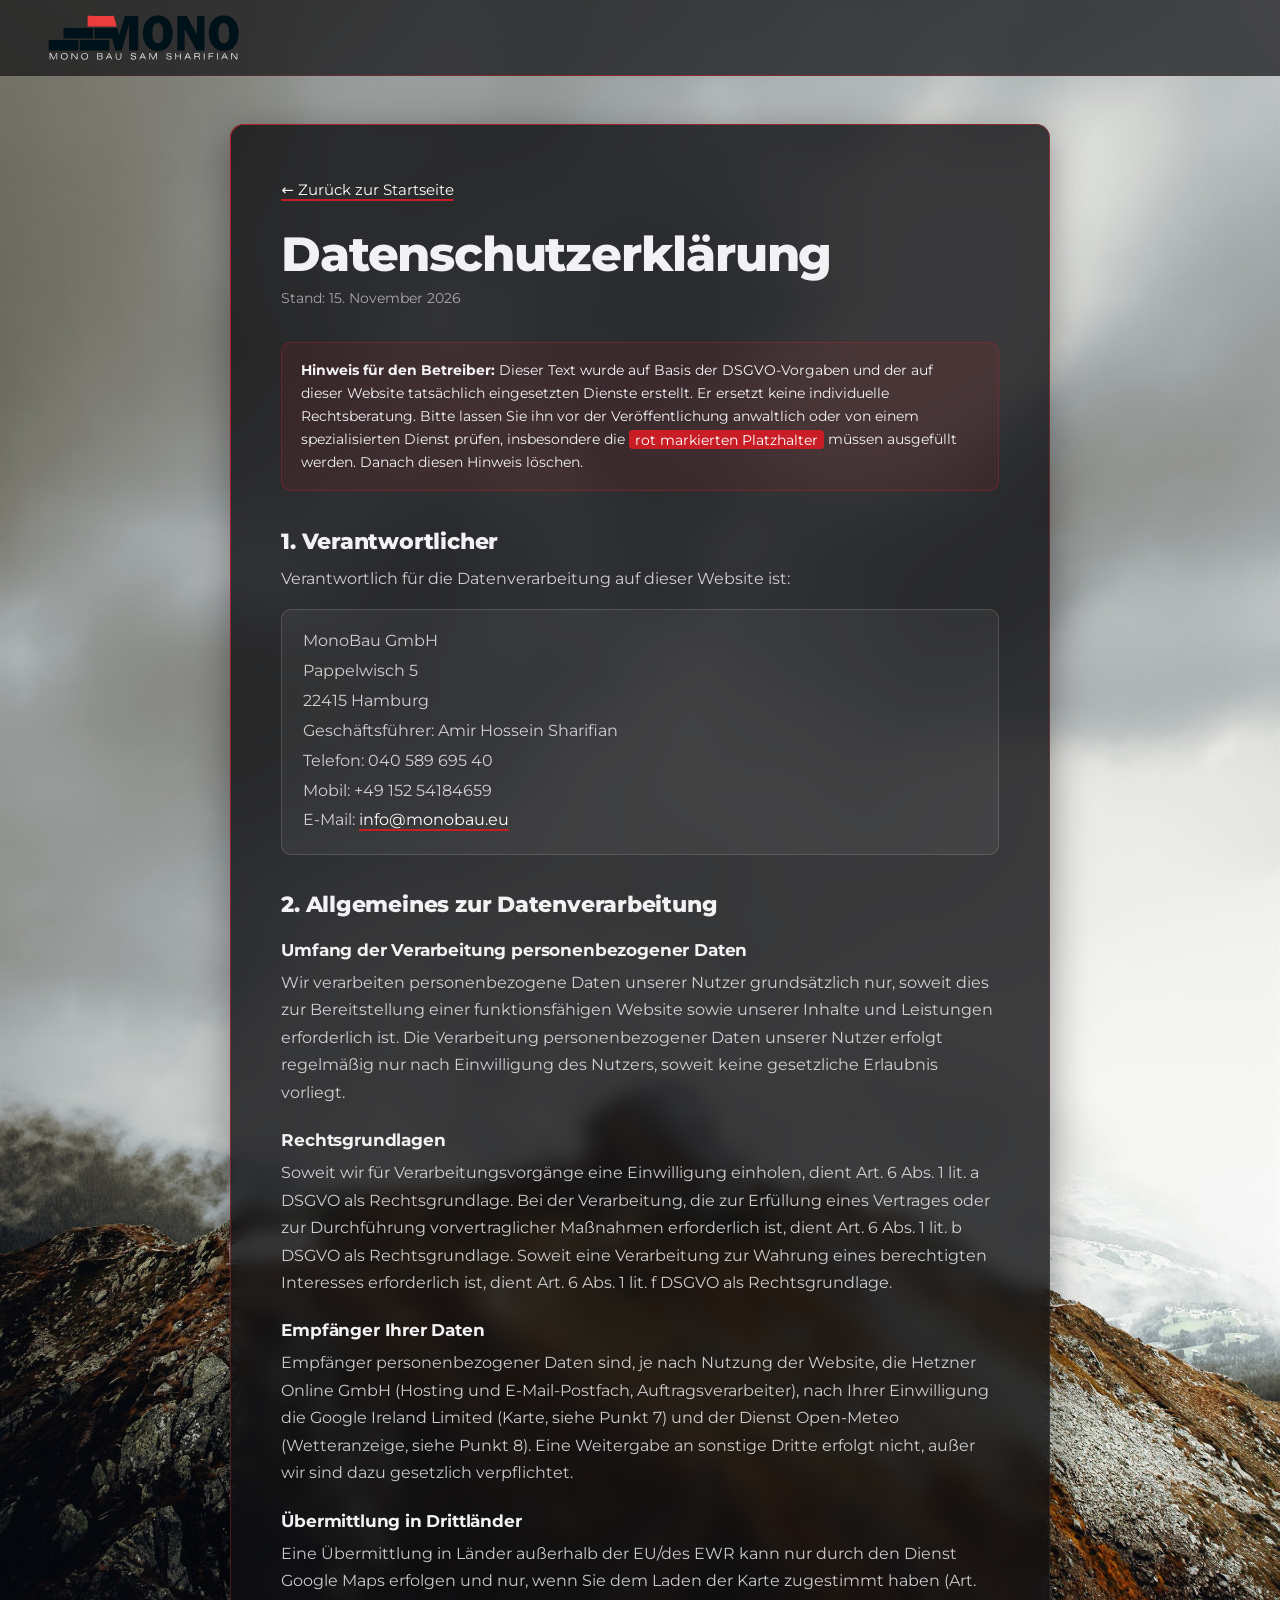
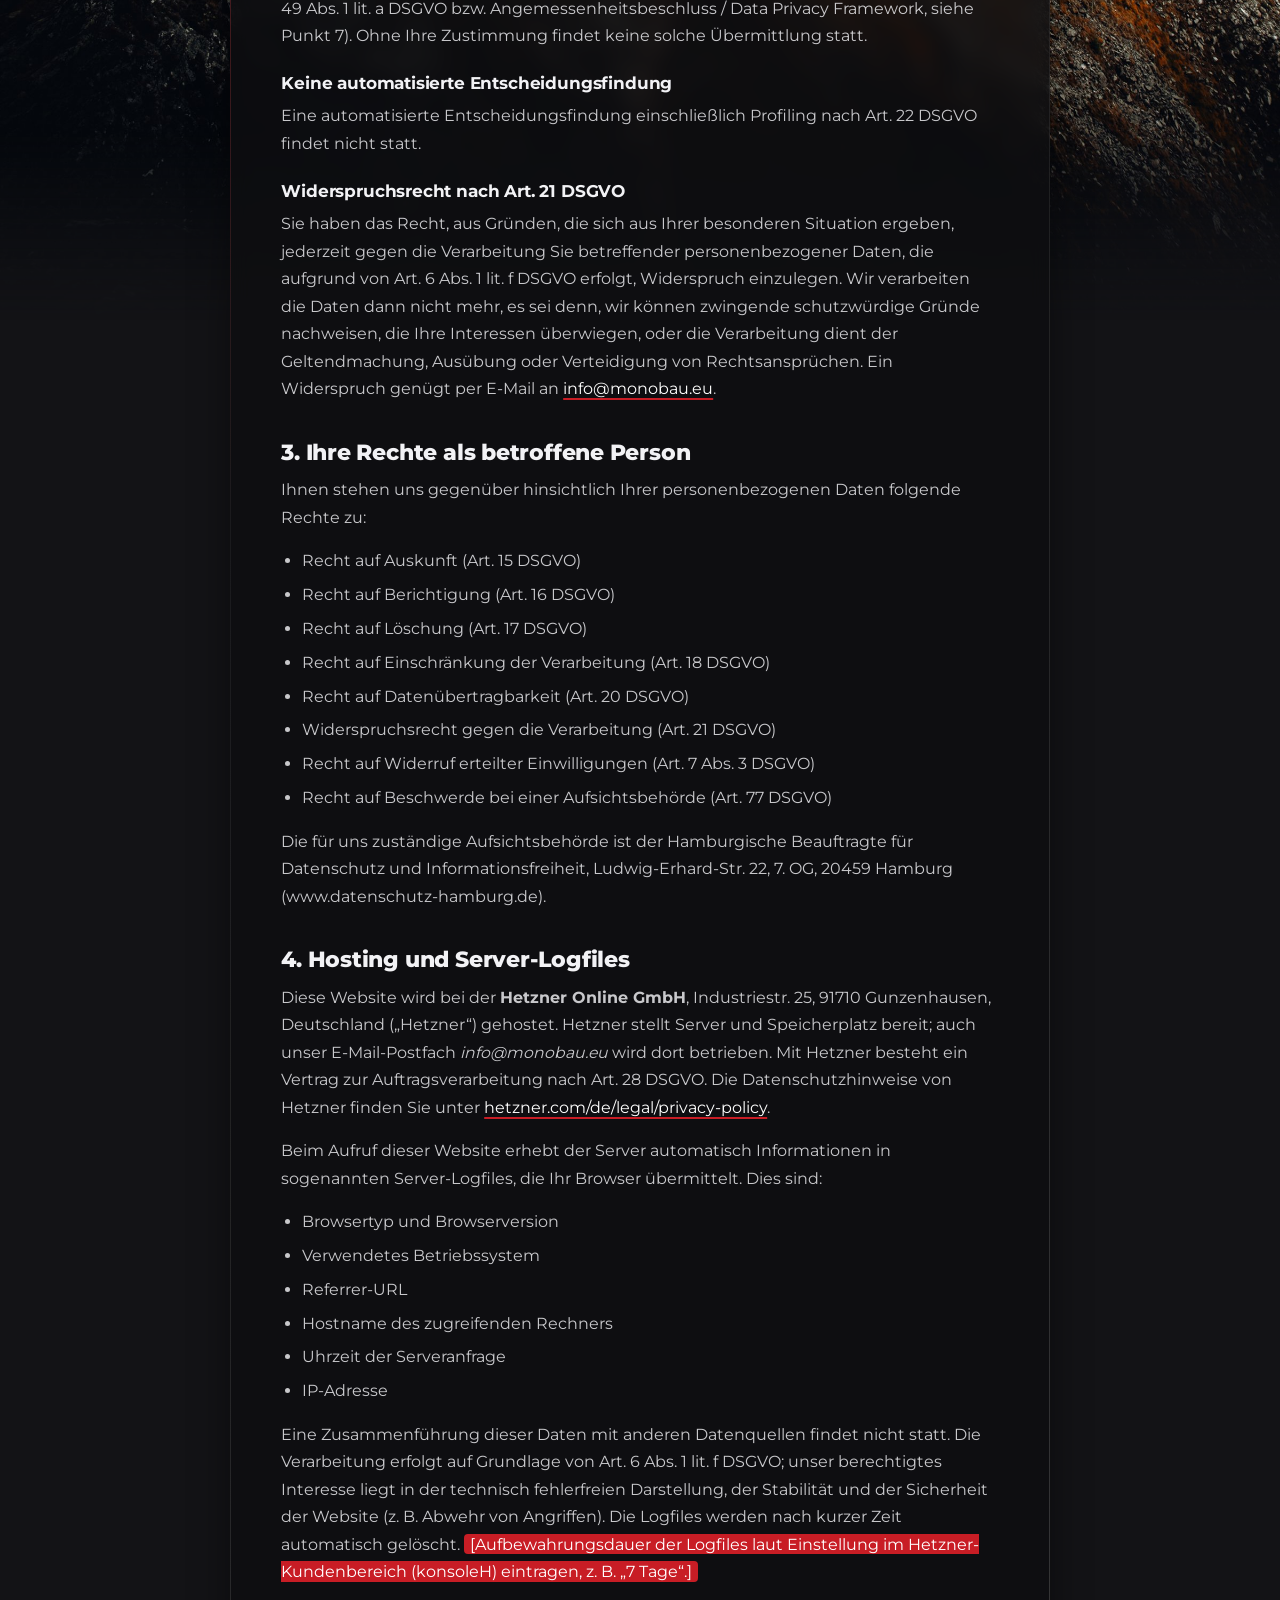
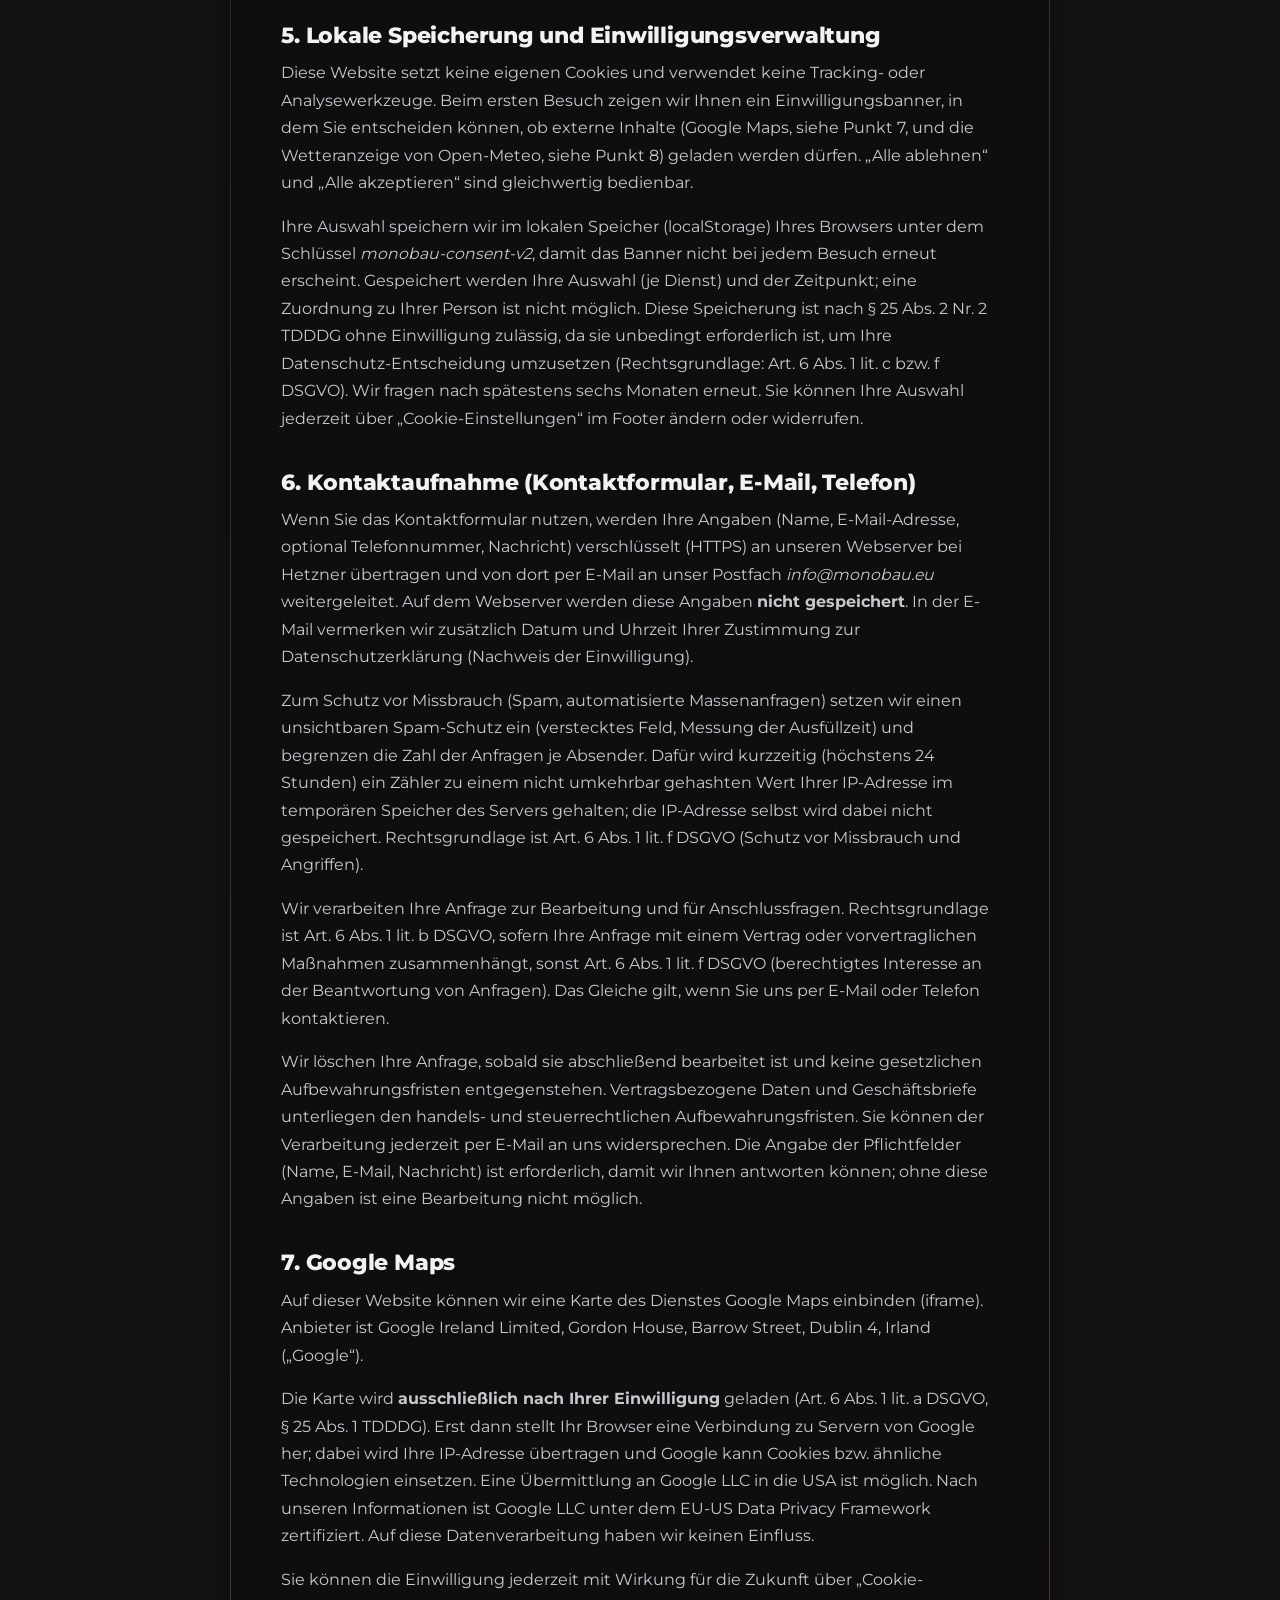
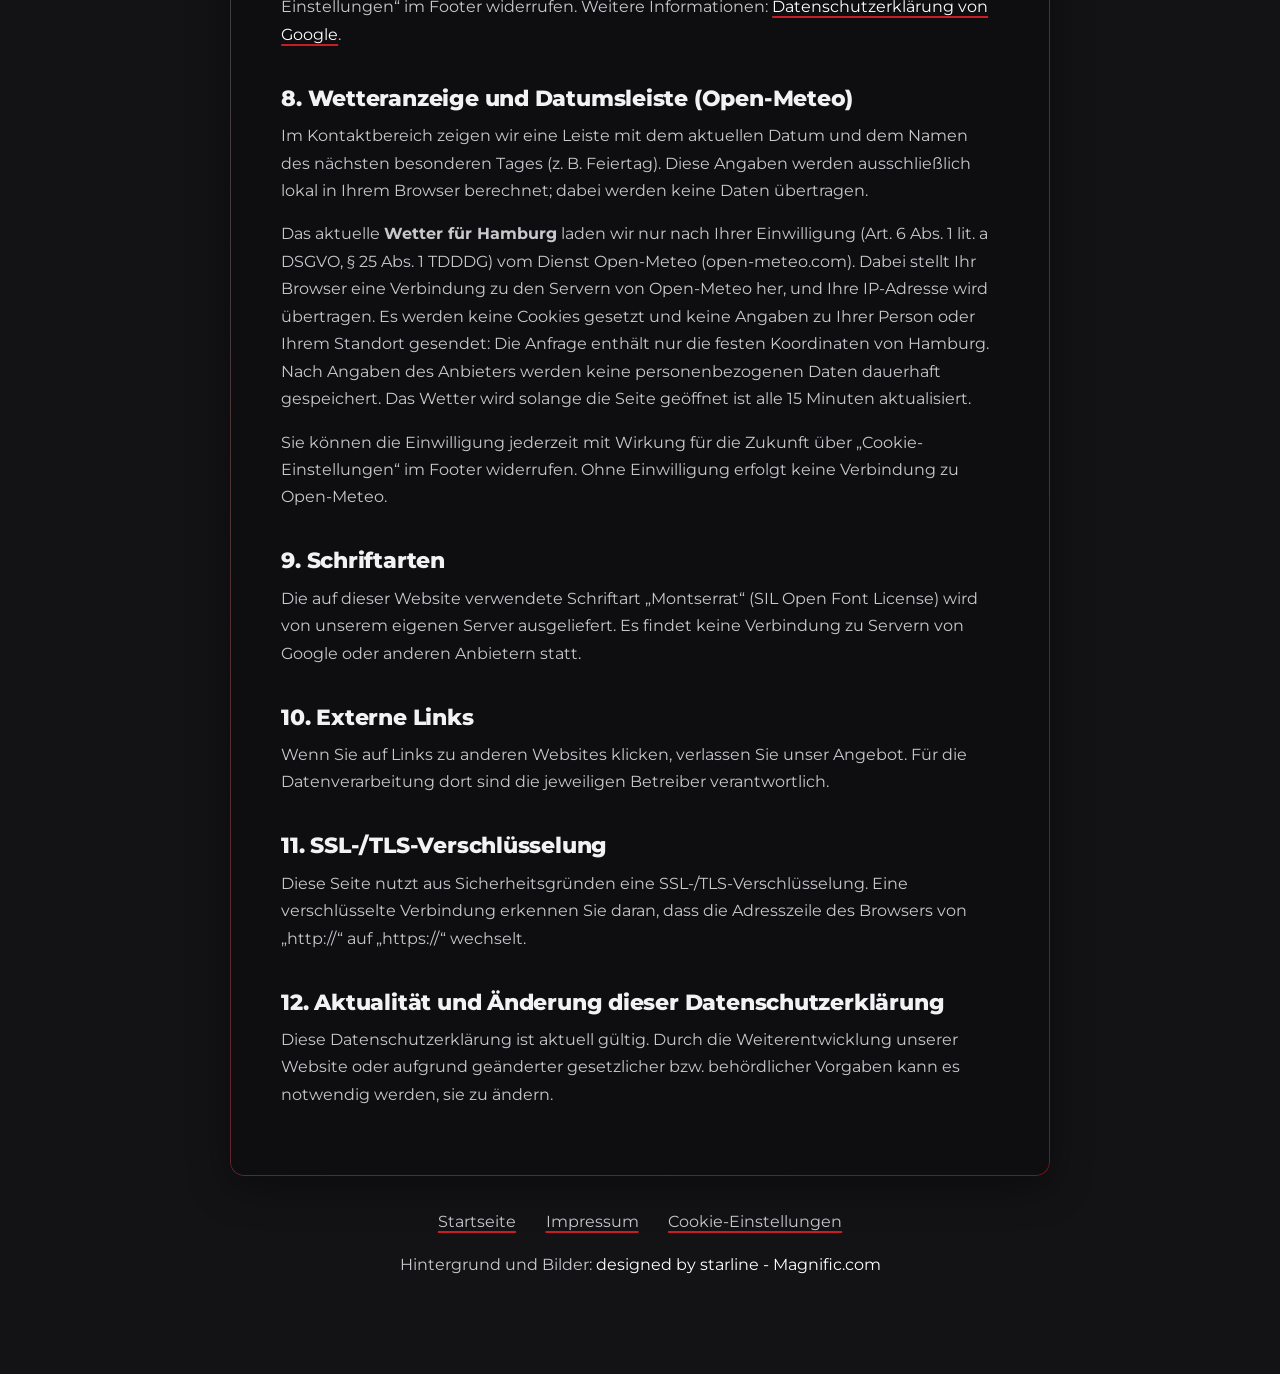
<file: datenschutz.html>
<!DOCTYPE html>
<html lang="de">

<head>
  <meta charset="UTF-8">
  <meta name="viewport" content="width=device-width, initial-scale=1">
  <meta http-equiv="Content-Security-Policy" content="default-src 'none'; script-src 'none'; style-src 'self'; img-src 'self' data:; font-src 'self'; connect-src 'none'; form-action 'none'; base-uri 'self'; object-src 'none'">
  <meta name="referrer" content="strict-origin-when-cross-origin">
  <meta name="color-scheme" content="dark">
  <meta name="theme-color" content="#131316">
  <title>Datenschutzerklärung | MonoBau GmbH</title>
  <meta name="description" content="Datenschutzerklärung der MonoBau GmbH, Hamburg.">
  <meta name="robots" content="noindex, follow">
  <link rel="canonical" href="https://www.monobau.eu/datenschutz.html">
  <link rel="icon" href="favicon.svg" type="image/svg+xml">
  <link rel="preload" href="fonts/montserrat-latin.woff2" as="font" type="font/woff2" crossorigin>
  <link rel="stylesheet" href="style.css?v=20261172">
</head>

<body class="legal-page">
  <div class="background" aria-hidden="true"></div>

  <header class="site-header is-scrolled">
    <div class="header-inner">
      <a class="brand" href="index.html" aria-label="MonoBau, zur Startseite">
        <img src="images/logo.svg" width="900" height="172" alt="MonoBau">
      </a>
    </div>
  </header>

  <main class="legal">
    <div class="container">
      <div class="legal-wrap glass">
        <a class="legal-back" href="index.html">← Zurück zur Startseite</a>

        <h1>Datenschutzerklärung</h1>
        <p class="updated">Stand: 15. November 2026</p>

        <div class="notice">
          <strong>Hinweis für den Betreiber:</strong> Dieser Text wurde auf Basis der DSGVO-Vorgaben und der auf dieser
          Website tatsächlich eingesetzten Dienste erstellt. Er ersetzt keine individuelle Rechtsberatung. Bitte lassen
          Sie ihn vor der Veröffentlichung anwaltlich oder von einem spezialisierten Dienst prüfen, insbesondere die
          <span class="fill-in">rot markierten Platzhalter</span> müssen ausgefüllt werden. Danach diesen Hinweis löschen.
        </div>

        <h2>1. Verantwortlicher</h2>
        <p>Verantwortlich für die Datenverarbeitung auf dieser Website ist:</p>
        <div class="contact-block">
          <p>MonoBau GmbH</p>
          <p>Pappelwisch 5</p>
          <p>22415 Hamburg</p>
          <p>Geschäftsführer: Amir Hossein Sharifian</p>
          <p>Telefon: 040 589 695 40</p>
          <p>Mobil: +49 152 54184659</p>
          <p>E-Mail: <a href="mailto:info@monobau.eu">info@monobau.eu</a></p>
        </div>

        <h2>2. Allgemeines zur Datenverarbeitung</h2>
        <h3>Umfang der Verarbeitung personenbezogener Daten</h3>
        <p>
          Wir verarbeiten personenbezogene Daten unserer Nutzer grundsätzlich nur, soweit dies zur Bereitstellung einer
          funktionsfähigen Website sowie unserer Inhalte und Leistungen erforderlich ist. Die Verarbeitung
          personenbezogener Daten unserer Nutzer erfolgt regelmäßig nur nach Einwilligung des Nutzers, soweit keine
          gesetzliche Erlaubnis vorliegt.
        </p>
        <h3>Rechtsgrundlagen</h3>
        <p>
          Soweit wir für Verarbeitungsvorgänge eine Einwilligung einholen, dient Art. 6 Abs. 1 lit. a DSGVO als
          Rechtsgrundlage. Bei der Verarbeitung, die zur Erfüllung eines Vertrages oder zur Durchführung
          vorvertraglicher Maßnahmen erforderlich ist, dient Art. 6 Abs. 1 lit. b DSGVO als Rechtsgrundlage. Soweit
          eine Verarbeitung zur Wahrung eines berechtigten Interesses erforderlich ist, dient Art. 6 Abs. 1 lit. f
          DSGVO als Rechtsgrundlage.
        </p>

        <h3>Empfänger Ihrer Daten</h3>
        <p>
          Empfänger personenbezogener Daten sind, je nach Nutzung der Website, die Hetzner Online GmbH
          (Hosting und E-Mail-Postfach, Auftragsverarbeiter), nach Ihrer Einwilligung die Google Ireland Limited
          (Karte, siehe Punkt 7) und der Dienst Open-Meteo (Wetteranzeige, siehe Punkt 8). Eine Weitergabe an
          sonstige Dritte erfolgt nicht, außer wir sind dazu gesetzlich verpflichtet.
        </p>
        <h3>Übermittlung in Drittländer</h3>
        <p>
          Eine Übermittlung in Länder außerhalb der EU/des EWR kann nur durch den Dienst Google Maps erfolgen und nur,
          wenn Sie dem Laden der Karte zugestimmt haben (Art. 49 Abs. 1 lit. a DSGVO bzw. Angemessenheitsbeschluss /
          Data Privacy Framework, siehe Punkt 7). Ohne Ihre Zustimmung findet keine solche Übermittlung statt.
        </p>
        <h3>Keine automatisierte Entscheidungsfindung</h3>
        <p>
          Eine automatisierte Entscheidungsfindung einschließlich Profiling nach Art. 22 DSGVO findet nicht statt.
        </p>
        <h3>Widerspruchsrecht nach Art. 21 DSGVO</h3>
        <p>
          Sie haben das Recht, aus Gründen, die sich aus Ihrer besonderen Situation ergeben, jederzeit gegen die
          Verarbeitung Sie betreffender personenbezogener Daten, die aufgrund von Art. 6 Abs. 1 lit. f DSGVO erfolgt,
          Widerspruch einzulegen. Wir verarbeiten die Daten dann nicht mehr, es sei denn, wir können zwingende
          schutzwürdige Gründe nachweisen, die Ihre Interessen überwiegen, oder die Verarbeitung dient der
          Geltendmachung, Ausübung oder Verteidigung von Rechtsansprüchen. Ein Widerspruch genügt per E-Mail an
          <a href="mailto:info@monobau.eu">info@monobau.eu</a>.
        </p>

        <h2>3. Ihre Rechte als betroffene Person</h2>
        <p>Ihnen stehen uns gegenüber hinsichtlich Ihrer personenbezogenen Daten folgende Rechte zu:</p>
        <ul>
          <li>Recht auf Auskunft (Art. 15 DSGVO)</li>
          <li>Recht auf Berichtigung (Art. 16 DSGVO)</li>
          <li>Recht auf Löschung (Art. 17 DSGVO)</li>
          <li>Recht auf Einschränkung der Verarbeitung (Art. 18 DSGVO)</li>
          <li>Recht auf Datenübertragbarkeit (Art. 20 DSGVO)</li>
          <li>Widerspruchsrecht gegen die Verarbeitung (Art. 21 DSGVO)</li>
          <li>Recht auf Widerruf erteilter Einwilligungen (Art. 7 Abs. 3 DSGVO)</li>
          <li>Recht auf Beschwerde bei einer Aufsichtsbehörde (Art. 77 DSGVO)</li>
        </ul>
        <p>
          Die für uns zuständige Aufsichtsbehörde ist der Hamburgische Beauftragte für Datenschutz und
          Informationsfreiheit, Ludwig-Erhard-Str. 22, 7. OG, 20459 Hamburg (www.datenschutz-hamburg.de).
        </p>

        <h2>4. Hosting und Server-Logfiles</h2>
        <p>
          Diese Website wird bei der <strong>Hetzner Online GmbH</strong>, Industriestr. 25, 91710 Gunzenhausen,
          Deutschland (&bdquo;Hetzner&ldquo;) gehostet. Hetzner stellt Server und Speicherplatz bereit; auch unser
          E-Mail-Postfach <em>info@monobau.eu</em> wird dort betrieben. Mit Hetzner besteht ein Vertrag zur
          Auftragsverarbeitung nach Art. 28 DSGVO. Die Datenschutzhinweise von Hetzner finden Sie unter
          <a href="https://www.hetzner.com/de/legal/privacy-policy" target="_blank" rel="noopener noreferrer">hetzner.com/de/legal/privacy-policy</a>.
        </p>
        <p>
          Beim Aufruf dieser Website erhebt der Server automatisch Informationen in sogenannten Server-Logfiles,
          die Ihr Browser übermittelt. Dies sind:
        </p>
        <ul>
          <li>Browsertyp und Browserversion</li>
          <li>Verwendetes Betriebssystem</li>
          <li>Referrer-URL</li>
          <li>Hostname des zugreifenden Rechners</li>
          <li>Uhrzeit der Serveranfrage</li>
          <li>IP-Adresse</li>
        </ul>
        <p>
          Eine Zusammenführung dieser Daten mit anderen Datenquellen findet nicht statt. Die Verarbeitung erfolgt auf
          Grundlage von Art. 6 Abs. 1 lit. f DSGVO; unser berechtigtes Interesse liegt in der technisch fehlerfreien
          Darstellung, der Stabilität und der Sicherheit der Website (z. B. Abwehr von Angriffen). Die Logfiles
          werden nach kurzer Zeit automatisch gelöscht.
          <span class="fill-in">[Aufbewahrungsdauer der Logfiles laut Einstellung im Hetzner-Kundenbereich (konsoleH)
            eintragen, z. B. „7 Tage“.]</span>
        </p>

        <h2>5. Lokale Speicherung und Einwilligungsverwaltung</h2>
        <p>
          Diese Website setzt keine eigenen Cookies und verwendet keine Tracking- oder Analysewerkzeuge. Beim ersten
          Besuch zeigen wir Ihnen ein Einwilligungsbanner, in dem Sie entscheiden können, ob externe Inhalte
          (Google Maps, siehe Punkt 7, und die Wetteranzeige von Open-Meteo, siehe Punkt 8) geladen werden dürfen. „Alle ablehnen“ und „Alle akzeptieren“ sind
          gleichwertig bedienbar.
        </p>
        <p>
          Ihre Auswahl speichern wir im lokalen Speicher (localStorage) Ihres Browsers unter dem Schlüssel
          <em>monobau-consent-v2</em>, damit das Banner nicht bei jedem Besuch erneut erscheint. Gespeichert werden
          Ihre Auswahl (je Dienst) und der Zeitpunkt; eine Zuordnung zu Ihrer Person ist nicht möglich. Diese Speicherung ist nach
          § 25 Abs. 2 Nr. 2 TDDDG ohne Einwilligung zulässig, da sie unbedingt erforderlich ist, um Ihre
          Datenschutz-Entscheidung umzusetzen (Rechtsgrundlage: Art. 6 Abs. 1 lit. c bzw. f DSGVO). Wir fragen nach
          spätestens sechs Monaten erneut. Sie können Ihre Auswahl jederzeit über „Cookie-Einstellungen“ im Footer
          ändern oder widerrufen.
        </p>

        <h2>6. Kontaktaufnahme (Kontaktformular, E-Mail, Telefon)</h2>
        <p>
          Wenn Sie das Kontaktformular nutzen, werden Ihre Angaben (Name, E-Mail-Adresse, optional Telefonnummer,
          Nachricht) verschlüsselt (HTTPS) an unseren Webserver bei Hetzner übertragen und von dort per E-Mail an unser
          Postfach <em>info@monobau.eu</em> weitergeleitet. Auf dem Webserver werden diese Angaben <strong>nicht
          gespeichert</strong>. In der E-Mail vermerken wir zusätzlich Datum und Uhrzeit Ihrer Zustimmung zur
          Datenschutzerklärung (Nachweis der Einwilligung).
        </p>
        <p>
          Zum Schutz vor Missbrauch (Spam, automatisierte Massenanfragen) setzen wir einen unsichtbaren Spam-Schutz
          ein (verstecktes Feld, Messung der Ausfüllzeit) und begrenzen die Zahl der Anfragen je Absender. Dafür wird
          kurzzeitig (höchstens 24 Stunden) ein Zähler zu einem nicht umkehrbar gehashten Wert Ihrer IP-Adresse im
          temporären Speicher des Servers gehalten; die IP-Adresse selbst wird dabei nicht gespeichert. Rechtsgrundlage
          ist Art. 6 Abs. 1 lit. f DSGVO (Schutz vor Missbrauch und Angriffen).
        </p>
        <p>
          Wir verarbeiten Ihre Anfrage zur Bearbeitung und für Anschlussfragen. Rechtsgrundlage ist Art. 6 Abs. 1
          lit. b DSGVO, sofern Ihre Anfrage mit einem Vertrag oder vorvertraglichen Maßnahmen zusammenhängt, sonst
          Art. 6 Abs. 1 lit. f DSGVO (berechtigtes Interesse an der Beantwortung von Anfragen). Das Gleiche gilt, wenn
          Sie uns per E-Mail oder Telefon kontaktieren.
        </p>
        <p>
          Wir löschen Ihre Anfrage, sobald sie abschließend bearbeitet ist und keine gesetzlichen Aufbewahrungsfristen
          entgegenstehen. Vertragsbezogene Daten und Geschäftsbriefe unterliegen den handels- und steuerrechtlichen
          Aufbewahrungsfristen. Sie können der Verarbeitung jederzeit per E-Mail an uns widersprechen. Die Angabe der
          Pflichtfelder (Name, E-Mail, Nachricht) ist erforderlich, damit wir Ihnen antworten können; ohne diese
          Angaben ist eine Bearbeitung nicht möglich.
        </p>

        <h2>7. Google Maps</h2>
        <p>
          Auf dieser Website können wir eine Karte des Dienstes Google Maps einbinden (iframe). Anbieter ist Google
          Ireland Limited, Gordon House, Barrow Street, Dublin 4, Irland („Google“).
        </p>
        <p>
          Die Karte wird <strong>ausschließlich nach Ihrer Einwilligung</strong> geladen (Art. 6 Abs. 1 lit. a DSGVO,
          § 25 Abs. 1 TDDDG). Erst dann stellt Ihr Browser eine Verbindung zu Servern von Google her; dabei wird Ihre
          IP-Adresse übertragen und Google kann Cookies bzw. ähnliche Technologien einsetzen. Eine Übermittlung an
          Google LLC in die USA ist möglich. Nach unseren Informationen ist Google LLC unter dem EU-US Data Privacy
          Framework zertifiziert. Auf diese Datenverarbeitung haben wir keinen Einfluss.
        </p>
        <p>
          Sie können die Einwilligung jederzeit mit Wirkung für die Zukunft über „Cookie-Einstellungen“ im Footer
          widerrufen. Weitere Informationen:
          <a href="https://policies.google.com/privacy" target="_blank" rel="noopener noreferrer">Datenschutzerklärung von Google</a>.
        </p>

        <h2>8. Wetteranzeige und Datumsleiste (Open-Meteo)</h2>
        <p>
          Im Kontaktbereich zeigen wir eine Leiste mit dem aktuellen Datum und dem Namen des nächsten besonderen Tages
          (z. B. Feiertag). Diese Angaben werden ausschließlich lokal in Ihrem Browser berechnet; dabei werden keine
          Daten übertragen.
        </p>
        <p>
          Das aktuelle <strong>Wetter für Hamburg</strong> laden wir nur nach Ihrer Einwilligung (Art. 6 Abs. 1 lit. a
          DSGVO, § 25 Abs. 1 TDDDG) vom Dienst Open-Meteo (open-meteo.com). Dabei stellt Ihr Browser eine Verbindung zu
          den Servern von Open-Meteo her, und Ihre IP-Adresse wird übertragen. Es werden keine Cookies gesetzt und
          keine Angaben zu Ihrer Person oder Ihrem Standort gesendet: Die Anfrage enthält nur die festen Koordinaten
          von Hamburg. Nach Angaben des Anbieters werden keine personenbezogenen Daten dauerhaft gespeichert. Das Wetter
          wird solange die Seite geöffnet ist alle 15 Minuten aktualisiert.
        </p>
        <p>
          Sie können die Einwilligung jederzeit mit Wirkung für die Zukunft über „Cookie-Einstellungen“ im Footer
          widerrufen. Ohne Einwilligung erfolgt keine Verbindung zu Open-Meteo.
        </p>

        <h2>9. Schriftarten</h2>
        <p>
          Die auf dieser Website verwendete Schriftart „Montserrat“ (SIL Open Font License) wird von unserem eigenen
          Server ausgeliefert. Es findet keine Verbindung zu Servern von Google oder anderen Anbietern statt.
        </p>

        <h2>10. Externe Links</h2>
        <p>
          Wenn Sie auf Links zu anderen Websites klicken, verlassen Sie unser Angebot. Für die Datenverarbeitung dort
          sind die jeweiligen Betreiber verantwortlich.
        </p>

        <h2>11. SSL-/TLS-Verschlüsselung</h2>
        <p>
          Diese Seite nutzt aus Sicherheitsgründen eine SSL-/TLS-Verschlüsselung. Eine verschlüsselte Verbindung
          erkennen Sie daran, dass die Adresszeile des Browsers von „http://“ auf „https://“ wechselt.
        </p>

        <h2>12. Aktualität und Änderung dieser Datenschutzerklärung</h2>
        <p>
          Diese Datenschutzerklärung ist aktuell gültig. Durch die Weiterentwicklung unserer Website oder aufgrund
          geänderter gesetzlicher bzw. behördlicher Vorgaben kann es notwendig werden, sie zu ändern.
        </p>
      </div>

      <p class="legal-footer">
        <a href="index.html">Startseite</a>
        <a href="impressum.html">Impressum</a>
        <a href="index.html#cookies">Cookie-Einstellungen</a>
      </p>
      <p class="legal-credit">Hintergrund und Bilder: <a href="https://www.magnific.com" target="_blank" rel="noopener" lang="en">designed by starline - Magnific.com</a></p>
    </div>
  </main>
</body>

</html>
</file>
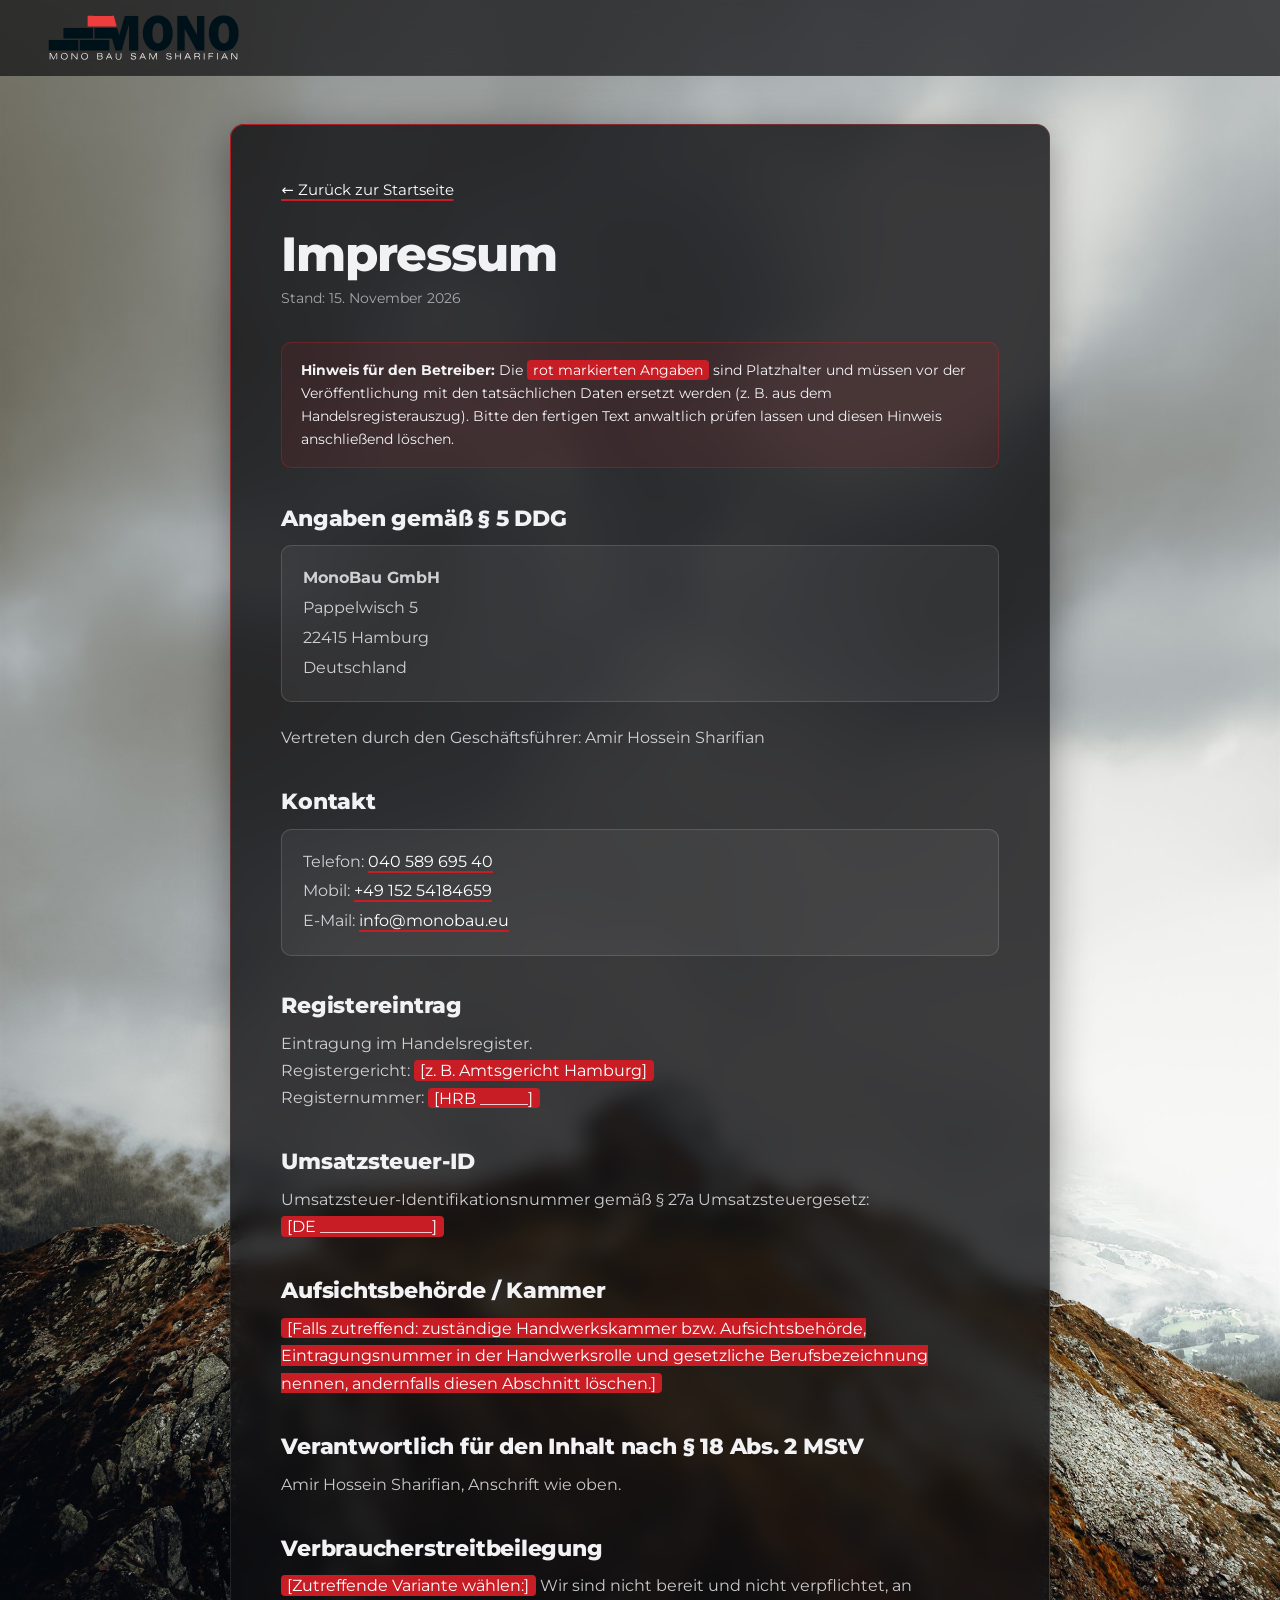
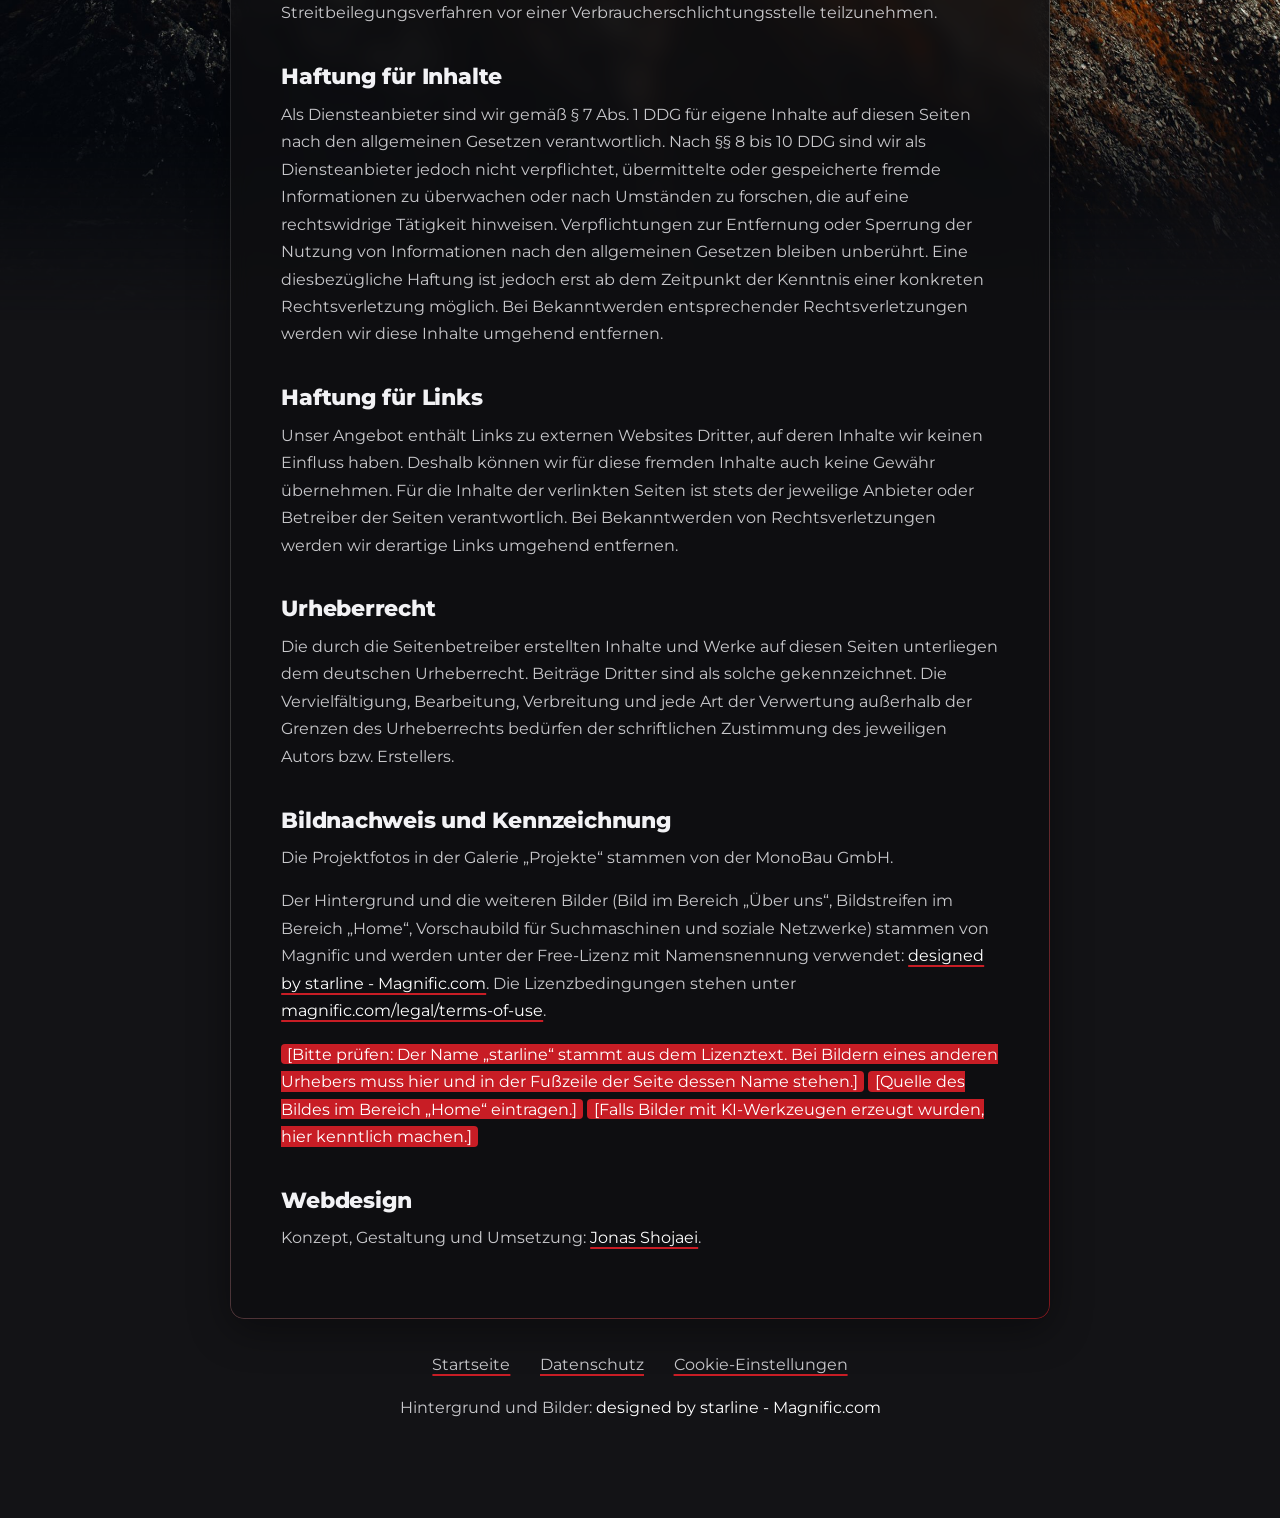
<file: impressum.html>
<!DOCTYPE html>
<html lang="de">

<head>
  <meta charset="UTF-8">
  <meta name="viewport" content="width=device-width, initial-scale=1">
  <meta http-equiv="Content-Security-Policy" content="default-src 'none'; script-src 'none'; style-src 'self'; img-src 'self' data:; font-src 'self'; connect-src 'none'; form-action 'none'; base-uri 'self'; object-src 'none'">
  <meta name="referrer" content="strict-origin-when-cross-origin">
  <meta name="color-scheme" content="dark">
  <meta name="theme-color" content="#131316">
  <title>Impressum | MonoBau GmbH</title>
  <meta name="description" content="Impressum der MonoBau GmbH, Pappelwisch 5, 22415 Hamburg.">
  <meta name="robots" content="noindex, follow">
  <link rel="canonical" href="https://www.monobau.eu/impressum.html">
  <link rel="icon" href="favicon.svg" type="image/svg+xml">
  <link rel="preload" href="fonts/montserrat-latin.woff2" as="font" type="font/woff2" crossorigin>
  <link rel="stylesheet" href="style.css?v=20261172">
</head>

<body class="legal-page">
  <div class="background" aria-hidden="true"></div>

  <header class="site-header is-scrolled">
    <div class="header-inner">
      <a class="brand" href="index.html" aria-label="MonoBau, zur Startseite">
        <img src="images/logo.svg" width="900" height="172" alt="MonoBau">
      </a>
    </div>
  </header>

  <main class="legal">
    <div class="container">
      <div class="legal-wrap glass">
        <a class="legal-back" href="index.html">← Zurück zur Startseite</a>

        <h1>Impressum</h1>
        <p class="updated">Stand: 15. November 2026</p>

        <div class="notice">
          <strong>Hinweis für den Betreiber:</strong> Die <span class="fill-in">rot markierten Angaben</span> sind
          Platzhalter und müssen vor der Veröffentlichung mit den tatsächlichen Daten ersetzt werden
          (z. B. aus dem Handelsregisterauszug). Bitte den fertigen Text anwaltlich prüfen lassen und diesen
          Hinweis anschließend löschen.
        </div>

        <h2>Angaben gemäß § 5 DDG</h2>
        <div class="contact-block">
          <p><strong>MonoBau GmbH</strong></p>
          <p>Pappelwisch 5</p>
          <p>22415 Hamburg</p>
          <p>Deutschland</p>
        </div>

        <p>Vertreten durch den Geschäftsführer: Amir Hossein Sharifian</p>

        <h2>Kontakt</h2>
        <div class="contact-block">
          <p>Telefon: <a href="tel:+494058969540">040 589 695 40</a></p>
          <p>Mobil: <a href="tel:+4915254184659">+49 152 54184659</a></p>
          <p>E-Mail: <a href="mailto:info@monobau.eu">info@monobau.eu</a></p>
        </div>

        <h2>Registereintrag</h2>
        <p>
          Eintragung im Handelsregister.<br>
          Registergericht: <span class="fill-in">[z. B. Amtsgericht Hamburg]</span><br>
          Registernummer: <span class="fill-in">[HRB ______]</span>
        </p>

        <h2>Umsatzsteuer-ID</h2>
        <p>
          Umsatzsteuer-Identifikationsnummer gemäß § 27a Umsatzsteuergesetz:<br>
          <span class="fill-in">[DE ______________]</span>
        </p>

        <h2>Aufsichtsbehörde / Kammer</h2>
        <p>
          <span class="fill-in">[Falls zutreffend: zuständige Handwerkskammer bzw. Aufsichtsbehörde, Eintragungsnummer in
            der Handwerksrolle und gesetzliche Berufsbezeichnung nennen, andernfalls diesen Abschnitt löschen.]</span>
        </p>

        <h2>Verantwortlich für den Inhalt nach § 18 Abs. 2 MStV</h2>
        <p>Amir Hossein Sharifian, Anschrift wie oben.</p>

        <h2>Verbraucherstreitbeilegung</h2>
        <p>
          <span class="fill-in">[Zutreffende Variante wählen:]</span> Wir sind nicht bereit und nicht verpflichtet, an
          Streitbeilegungsverfahren vor einer Verbraucherschlichtungsstelle teilzunehmen.
        </p>

        <h2>Haftung für Inhalte</h2>
        <p>
          Als Diensteanbieter sind wir gemäß § 7 Abs. 1 DDG für eigene Inhalte auf diesen Seiten nach den allgemeinen
          Gesetzen verantwortlich. Nach §§ 8 bis 10 DDG sind wir als Diensteanbieter jedoch nicht verpflichtet,
          übermittelte oder gespeicherte fremde Informationen zu überwachen oder nach Umständen zu forschen, die auf
          eine rechtswidrige Tätigkeit hinweisen. Verpflichtungen zur Entfernung oder Sperrung der Nutzung von
          Informationen nach den allgemeinen Gesetzen bleiben unberührt. Eine diesbezügliche Haftung ist jedoch erst ab
          dem Zeitpunkt der Kenntnis einer konkreten Rechtsverletzung möglich. Bei Bekanntwerden entsprechender
          Rechtsverletzungen werden wir diese Inhalte umgehend entfernen.
        </p>

        <h2>Haftung für Links</h2>
        <p>
          Unser Angebot enthält Links zu externen Websites Dritter, auf deren Inhalte wir keinen Einfluss haben. Deshalb
          können wir für diese fremden Inhalte auch keine Gewähr übernehmen. Für die Inhalte der verlinkten Seiten ist
          stets der jeweilige Anbieter oder Betreiber der Seiten verantwortlich. Bei Bekanntwerden von
          Rechtsverletzungen werden wir derartige Links umgehend entfernen.
        </p>

        <h2>Urheberrecht</h2>
        <p>
          Die durch die Seitenbetreiber erstellten Inhalte und Werke auf diesen Seiten unterliegen dem deutschen
          Urheberrecht. Beiträge Dritter sind als solche gekennzeichnet. Die Vervielfältigung, Bearbeitung, Verbreitung
          und jede Art der Verwertung außerhalb der Grenzen des Urheberrechts bedürfen der schriftlichen Zustimmung des
          jeweiligen Autors bzw. Erstellers.
        </p>

        <h2>Bildnachweis und Kennzeichnung</h2>
        <p>
          Die Projektfotos in der Galerie „Projekte“ stammen von der MonoBau GmbH.
        </p>
        <p>
          Der Hintergrund und die weiteren Bilder (Bild im Bereich „Über uns“, Bildstreifen im Bereich „Home“,
          Vorschaubild für Suchmaschinen und soziale Netzwerke) stammen von Magnific und werden unter der
          Free-Lizenz mit Namensnennung verwendet:
          <a href="https://www.magnific.com" target="_blank" rel="noopener" lang="en">designed by starline - Magnific.com</a>.
          Die Lizenzbedingungen stehen unter
          <a href="https://www.magnific.com/legal/terms-of-use" target="_blank" rel="noopener">magnific.com/legal/terms-of-use</a>.
        </p>
        <p>
          <span class="fill-in">[Bitte prüfen: Der Name „starline“ stammt aus dem Lizenztext. Bei Bildern eines anderen
            Urhebers muss hier und in der Fußzeile der Seite dessen Name stehen.]</span>
          <span class="fill-in">[Quelle des Bildes im Bereich „Home“ eintragen.]</span>
          <span class="fill-in">[Falls Bilder mit KI-Werkzeugen erzeugt wurden, hier kenntlich machen.]</span>
        </p>

        <h2>Webdesign</h2>
        <p>Konzept, Gestaltung und Umsetzung: <a href="https://bitbins.de" target="_blank" rel="noopener">Jonas Shojaei</a>.</p>
      </div>

      <p class="legal-footer">
        <a href="index.html">Startseite</a>
        <a href="datenschutz.html">Datenschutz</a>
        <a href="index.html#cookies">Cookie-Einstellungen</a>
      </p>
      <p class="legal-credit">Hintergrund und Bilder: <a href="https://www.magnific.com" target="_blank" rel="noopener" lang="en">designed by starline - Magnific.com</a></p>
    </div>
  </main>
</body>

</html>
</file>
<file: style.css>
/* ==========================================================================
   MonoBau – One-Page
   Farben & Charakter wie bisher: Schiefer-Hintergrund, Glas-Panels mit rotem
   Verlaufsrand, Rot #c81d25, Montserrat.
   ========================================================================== */

@font-face {
  font-family: 'Montserrat';
  font-style: normal;
  font-weight: 400 800;
  font-display: swap;
  src: url('fonts/montserrat-latin.woff2') format('woff2');
  unicode-range: U+0000-00FF, U+0131, U+0152-0153, U+02BB-02BC, U+02C6, U+02DA, U+02DC, U+0304, U+0308, U+0329, U+2000-206F, U+20AC, U+2122, U+2191, U+2193, U+2212, U+2215, U+FEFF, U+FFFD;
}

@font-face {
  font-family: 'Montserrat';
  font-style: normal;
  font-weight: 400 800;
  font-display: swap;
  src: url('fonts/montserrat-latin-ext.woff2') format('woff2');
  unicode-range: U+0100-02BA, U+02BD-02C5, U+02C7-02CC, U+02CE-02D7, U+02DD-02FF, U+0304, U+0308, U+0329, U+1D00-1DBF, U+1E00-1E9F, U+1EF2-1EFF, U+2020, U+20A0-20AB, U+20AD-20C4, U+2113, U+2C60-2C7F, U+A720-A7FF;
}

:root {
  --bg: #131316;
  --ink: #f2f2f5;
  --ink-2: rgba(242, 242, 245, 0.82);
  --ink-3: rgba(242, 242, 245, 0.62);
  --red: #c81d25;
  --red-2: #c81d25;
  --red-btn: #c81d25;
  --red-deep: #c81d25;
  --brick: #c81d25;
  --concrete: #3b3b42;
  --glass: rgba(255, 255, 255, 0.06);
  --line: rgba(255, 255, 255, 0.14);

  --font: 'Montserrat', 'Segoe UI', system-ui, sans-serif;
  --r: 14px;
  --gutter: clamp(1.25rem, 4vw, 3rem);
  --maxw: 1280px;
  --header-h: 76px;
  --ease: cubic-bezier(0.22, 1, 0.36, 1);
}

*,
*::before,
*::after {
  margin: 0;
  padding: 0;
  box-sizing: border-box;
}

html {
  scroll-behavior: smooth;
  scroll-padding-top: calc(var(--header-h) + 8px);
  background: var(--bg);
  -webkit-text-size-adjust: 100%;
}

body {
  font-family: var(--font);
  font-size: 1.0625rem;
  line-height: 1.7;
  color: var(--ink);
  background: transparent;
  overflow-x: hidden;
  text-rendering: optimizeLegibility;
}

img,
svg {
  display: block;
  max-width: 100%;
}

/* Das hidden-Attribut gilt immer, auch wenn eine Klasse display setzt (z. B. Cookie-Kategorien) */
[hidden] {
  display: none !important;
}

a {
  color: inherit;
}

ul,
ol {
  list-style: none;
}

button {
  font: inherit;
  color: inherit;
  cursor: pointer;
  background: none;
  border: none;
}

::selection {
  background: var(--red);
  color: #fff;
}

:focus-visible {
  outline: 2px solid #fff;
  outline-offset: 3px;
  border-radius: 4px;
}

.skip-link {
  position: fixed;
  top: -60px;
  left: 1rem;
  z-index: 200;
  padding: 0.7rem 1.1rem;
  background: var(--red-btn);
  color: #fff;
  border-radius: 8px;
  text-decoration: none;
  font-weight: 600;
  transition: top 0.2s;
}

.skip-link:focus {
  top: 1rem;
}

.container {
  width: 100%;
  max-width: var(--maxw);
  margin-inline: auto;
  padding-inline: var(--gutter);
}

/* ----- Hintergrund: Schiefer wie bisher ----- */
/* Hintergrund: Berghuette in Wolken. Liegt am Seitenanfang in
   seinem natürlichen Seitenverhältnis (scharf, nicht gestreckt), scrollt mit
   und läuft am unteren Ende sowie an den Seiten in die dunkle Seitenfarbe aus. */
.background {
  --bg-w: max(100vw, 75svh);
  position: absolute;
  top: 0;
  left: 0;
  right: 0;
  height: calc(var(--bg-w) * 3600 / 2400);
  z-index: -2;
  overflow: hidden;
  pointer-events: none;
  -webkit-mask-image: linear-gradient(to bottom, #000 0%, #000 90%, transparent 100%);
  mask-image: linear-gradient(to bottom, #000 0%, #000 90%, transparent 100%);
}

.background::before {
  content: '';
  position: absolute;
  top: 0;
  left: 50%;
  width: var(--bg-w);
  height: 100%;
  transform: translateX(-50%);
  background: url('images/background-mountain.jpg') center top / 100% 100% no-repeat;
}

/* Handy: kleinere Datei (1400 px reichen auch bei 3-fach-Displays), gleiche Bildaufteilung */
@media (max-width: 640px) {
  .background::before {
    background-image: url('images/background-mountain-m.jpg');
  }
}

/* ----- Scroll-Fortschritt ----- */
.scroll-progress {
  position: fixed;
  inset: 0 0 auto 0;
  height: 3px;
  z-index: 120;
  pointer-events: none;
}

.scroll-progress span {
  display: block;
  height: 100%;
  background: linear-gradient(90deg, var(--red-deep), var(--red));
  transform-origin: left;
  transform: scaleX(var(--progress, 0));
  box-shadow: 0 0 12px rgba(200, 29, 37, 0.7);
}

/* ==========================================================================
   Typografie
   ========================================================================== */
h1,
h2,
h3 {
  font-weight: 700;
  line-height: 1.05;
  letter-spacing: -0.025em;
}

h2 {
  font-size: clamp(1.9rem, 3.9vw, 3.4rem);
  font-weight: 800;
  margin-bottom: 1.4rem;
}

h3 {
  font-size: 1.25rem;
  letter-spacing: -0.01em;
  line-height: 1.25;
}

p {
  color: var(--ink-2);
}

.lead {
  font-size: clamp(1.1rem, 1.6vw, 1.3rem);
  color: var(--ink);
  line-height: 1.65;
}

.section {
  padding-block: clamp(5rem, 11vw, 9rem);
  position: relative;
}

/* ==========================================================================
   Glas – Markenzeichen: Weichzeichner + roter Verlaufsrand + Lichtkegel
   ========================================================================== */
.glass {
  position: relative;
  isolation: isolate;
  background: linear-gradient(180deg, rgba(51, 51, 53, 0.7), rgba(40, 40, 43, 0.76));
  -webkit-backdrop-filter: blur(30px) saturate(1.1);
  backdrop-filter: blur(10px) saturate(1.1);
  border-radius: var(--r);
  box-shadow: 0 10px 40px rgba(0, 0, 0, 0.4);
}

.glass::before {
  content: '';
  position: absolute;
  inset: 0;
  border-radius: inherit;
  padding: 1px;
  background: linear-gradient(135deg,
      rgba(200, 29, 37, 0.9),
      rgba(255, 255, 255, 0.05) 30%,
      rgba(255, 255, 255, 0.2) 70%,
      rgba(200, 29, 37, 0.6));
  -webkit-mask: linear-gradient(#fff 0 0) content-box, linear-gradient(#fff 0 0);
  -webkit-mask-composite: xor;
  mask: linear-gradient(#fff 0 0) content-box, linear-gradient(#fff 0 0);
  mask-composite: exclude;
  pointer-events: none;
}

.glass::after {
  content: '';
  position: absolute;
  inset: 0;
  border-radius: inherit;
  z-index: -1;
  pointer-events: none;
  opacity: 0;
  background: radial-gradient(420px circle at var(--mx, 50%) var(--my, 0%), rgba(200, 29, 37, 0.16), transparent 55%);
  transition: opacity 0.4s;
}

.glass:hover::after {
  opacity: 1;
}

/* ==========================================================================
   Buttons
   ========================================================================== */
.btn {
  display: inline-flex;
  align-items: center;
  justify-content: center;
  gap: 0.6rem;
  padding: 0.9rem 1.7rem;
  min-height: 48px;
  border-radius: 999px;
  font-weight: 600;
  font-size: 0.98rem;
  text-decoration: none;
  letter-spacing: 0.01em;
  border: 1px solid transparent;
  transition: transform 0.25s var(--ease), background 0.25s, border-color 0.25s, box-shadow 0.25s;
}

.btn:active {
  transform: scale(0.97);
}

.btn-solid {
  background: var(--red-btn);
  color: #fff;
  box-shadow: 0 8px 28px rgba(200, 29, 37, 0.28);
}

.btn-solid:hover {
  background: #c81d25;
  box-shadow: 0 10px 34px rgba(200, 29, 37, 0.5);
  transform: translateY(-2px);
}

/* Rotes Glassmorphism (Werte vom Kunden vorgegeben) */
.btn-red-glass {
  color: #fff;
  background: rgba(214, 0, 0, 0.568);
  -webkit-backdrop-filter: blur(80px) saturate(100%);
  backdrop-filter: blur(80px) saturate(100%);
  border-radius: 16px;
  border: 1px solid rgba(192, 166, 166, 0.524);
  box-shadow: 0px 10px 30px rgba(0, 0, 0, 0.4);
}

/* eigener Verlaufsrand und Lichtfleck der .glass-Klasse entfallen */
.btn-red-glass.glass::before,
.btn-red-glass.glass::after {
  display: none;
}

.btn-red-glass:hover {
  background: rgba(155, 20, 20, 0.637);
  transform: translateY(-2px);
}
/* Ueber uns: Design, Rand, Schatten und Hover 1:1 wie die Glas-Kaestchen (.scope) */
.btn-box {
  border: 0;
  border-radius: var(--r);
  color: var(--ink);
}

.btn-box:hover {
  transform: none;
}

/* Animierter Rand: ein roter Lichtstreif wandert um die Taste (dünner 1px-Rand wie bei den Kästchen) */
@property --border-angle {
  syntax: '<angle>';
  inherits: false;
  initial-value: 0deg;
}

.btn-box.glass::before {
  background: conic-gradient(from var(--border-angle),
      rgba(200, 29, 37, 1) 0deg,
      rgba(255, 255, 255, 0.1) 100deg,
      rgba(255, 255, 255, 0.1) 260deg,
      rgba(200, 29, 37, 1) 360deg);
  animation: border-spin 4s linear infinite;
}

.btn-box.glass:hover::before {
  animation-duration: 1.6s;
}

@keyframes border-spin {
  to { --border-angle: 360deg; }
}
.btn-ghost {
  color: var(--ink-2);
  text-decoration: underline;
  text-underline-offset: 4px;
  padding-inline: 0.8rem;
}

.btn-ghost:hover {
  color: #fff;
}

.btn-wide {
  width: 100%;
}

/* ==========================================================================
   Kopfzeile
   ========================================================================== */
.site-header {
  position: fixed;
  inset: 0 0 auto 0;
  z-index: 100;
  height: var(--header-h);
  transition: transform 0.5s var(--ease);
}

/* Hintergrund + Weichzeichner liegen in einem eigenen Element, NICHT auf der Kopfzeile selbst:
   Ein Weichzeichner auf der Kopfzeile wuerde sonst die fest positionierte Menue-Leiste an die Kopfzeile binden. */
.site-header::before {
  content: '';
  position: absolute;
  inset: 0;
  z-index: -1;
  background: rgba(19, 19, 22, 0.72);
  -webkit-backdrop-filter: blur(16px);
  backdrop-filter: blur(16px);
  opacity: 0;
  transition: opacity 0.4s;
  pointer-events: none;
}

.site-header.is-scrolled::before {
  opacity: 1;
}

.site-header.is-scrolled::after {
  content: '';
  position: absolute;
  inset: auto 0 0 0;
  height: 1px;
  background: linear-gradient(90deg, transparent, rgba(200, 29, 37, 0.6), transparent);
}

.header-inner {
  max-width: var(--maxw);
  height: 100%;
  margin-inline: auto;
  padding-inline: var(--gutter);
  display: flex;
  align-items: center;
  justify-content: space-between;
  gap: 2rem;
}

.brand {
  display: block;
  width: clamp(150px, 15vw, 200px);
}

.brand img {
  width: 100%;
  height: auto;
}

.brand-mark .b-ink {
  fill: #001219;
  transition: fill 0.35s ease;
}

/* In Ueber uns / Kontakt: dunkles Logo-Schwarz wird automatisch hell (per Skript) */
.site-header.logo-light .brand-mark .b-ink {
  fill: #f8f9fa;
}

.brand-mark .b-red {
  fill: #ee3d3d;
}

.brand-mark .b-sub {
  fill: #f8f9fa;
}

.nav {
  display: flex;
  align-items: center;
  gap: 2.2rem;
}

.nav ul {
  display: flex;
  gap: 2rem;
}

.nav ul a {
  position: relative;
  display: inline-block;
  padding: 0.4rem 0;
  font-size: 0.98rem;
  font-weight: 600;
  text-decoration: none;
  color: #fff;
  transition: color 0.25s;
}

.nav ul a::after {
  content: '';
  position: absolute;
  left: 0;
  right: 0;
  bottom: 0;
  height: 2px;
  background: var(--red);
  transform: scaleX(0);
  transform-origin: left;
  transition: transform 0.35s var(--ease);
}

.nav ul a:hover,
.nav ul a.is-active {
  color: #fff;
}

.nav ul a.is-active {
  font-weight: 800;
}

.nav ul a:hover::after,
.nav ul a.is-active::after {
  transform: scaleX(1);
}

.nav ul a.is-active::after {
  height: 3px;
}

.nav-cta {
  padding: 0.6rem 1.3rem;
  min-height: 42px;
  font-size: 0.9rem;
}

.nav-ico {
  display: none;
}

.nav-logo {
  display: none;
}

.nav-toggle {
  display: none;
  width: 48px;
  height: 48px;
  position: relative;
  z-index: 2;
}

.nav-toggle span {
  position: absolute;
  left: 12px;
  right: 12px;
  height: 2px;
  background: #fff;
  border-radius: 2px;
  transition: transform 0.35s var(--ease), opacity 0.2s;
}

.nav-toggle span:nth-child(1) { top: 16px; }
.nav-toggle span:nth-child(2) { top: 23px; }
.nav-toggle span:nth-child(3) { top: 30px; }

.nav-toggle[aria-expanded='true'] span:nth-child(1) { transform: translateY(7px) rotate(45deg); }
.nav-toggle[aria-expanded='true'] span:nth-child(2) { opacity: 0; }
.nav-toggle[aria-expanded='true'] span:nth-child(3) { transform: translateY(-7px) rotate(-45deg); }

/* Logo: Schriftzug blendet ein, der rote Ziegel fällt zuletzt darauf */
.js .brand-mark .b-ink,
.js .brand-mark .b-sub {
  animation: logo-in 0.9s var(--ease) 0.1s both;
}

.js .brand-mark .b-red {
  animation: brick-drop 0.9s var(--ease) 0.7s both;
}

@keyframes logo-in {
  from { opacity: 0; transform: translateY(8px); }
  to { opacity: 1; transform: none; }
}

@keyframes brick-drop {
  from { opacity: 0; transform: translateY(-22px); }
  to { opacity: 1; transform: none; }
}

/* ==========================================================================
   Hero
   ========================================================================== */
.hero {
  position: relative;
  min-height: 100svh;
  display: flex;
  align-items: center;
  padding-top: calc(var(--header-h) + 2rem);
  padding-bottom: clamp(8rem, 16vh, 11rem);
  overflow: hidden;
}

.hero-grid {
  display: grid;
  grid-template-columns: minmax(0, 1fr);
  align-items: center;
}

/* Bild-Streifen ueber die volle Breite des Home-Bereichs: liegt unter Texten und Foto,
   oben und unten weich ausgeblendet (kein dunkler Hintergrund mehr) */
.hero::before {
  content: '';
  position: absolute;
  z-index: -1;
  left: 0;
  right: 0;
  top: 8%;
  bottom: 4%;
  pointer-events: none;
  background: url('images/band-abstract.png') center / cover no-repeat;
  -webkit-mask-image: linear-gradient(to bottom, transparent 0%, #000 30%, #000 70%, transparent 100%);
  mask-image: linear-gradient(to bottom, transparent 0%, #000 30%, #000 70%, transparent 100%);
}

/* Tablets und kleine Laptops: mittlere Fassung (1280 px), Handys: kleine Fassung (960 px) */
@media (max-width: 1280px) {
  .hero::before {
    background-image: url('images/band-abstract-t.png');
  }
}

@media (max-width: 640px) {
  .hero::before {
    background-image: url('images/band-abstract-m.png');
  }
}

.hero-sub {
  position: relative;
}
/* Text liegt ueber dem Foto, das Foto ueber dem Bild-Streifen */
.hero h1,
.hero-lead,
.hero-actions,
.hero-facts,
.hero-icons {
  position: relative;
  z-index: 1;
}
/* Schatten der Ueberschrift (Wert vom Kunden vorgegeben), Textfarbe bleibt unveraendert */
.hero h1,
.footer-claim {
  text-shadow: 8px 5px 6px rgba(17, 18, 18, 0.57);
}

.hero h1 {
  font-size: clamp(2.2rem, 6.4vw, 6rem);
  font-weight: 800;
  line-height: 1;
  letter-spacing: -0.04em;
  margin-bottom: 1.8rem;
}

.h-line {
  display: block;
  overflow: hidden;
  padding: 0 0.45em 0.5em 0;
  margin: 0 -0.45em -0.42em 0;
}

.h-word {
  display: block;
}

.js .h-word {
  transform: translateY(180%);
  animation: word-up 1s var(--ease) 0.5s forwards;
}

.h-line:nth-child(2) .h-word { animation-delay: 0.68s; }

@keyframes word-up {
  to { transform: none; }
}

/* "uebergeben." : die Buchstaben selbst sind rotes Glas (durchscheinend, duenner heller Rand, weiches Leuchten),
   ohne Hintergrundfeld. Echten Weichzeichner in Buchstaben gibt es in CSS nicht. */
.hero h1 em {
  font-style: normal;
  color: rgba(224, 0, 0, 0.58);
  -webkit-text-stroke: 1px rgba(255, 196, 196, 0.8);
  paint-order: stroke fill;
  text-shadow: 0 0 0.12em rgba(255, 80, 80, 0.55), 8px 5px 6px rgba(17, 18, 18, 0.57);
}

.hero-flow-slot {
  position: relative;
  z-index: 1;
}

.hero-flow-slot:empty {
  display: none;
}

/* Desktop-Ablauf ist leer, wenn das Kaestchen auf Handy/Tablet in Home steht */
.ablauf.is-moved {
  display: none;
}

/* Icon-Reihe unter den Kennzahlen: gleiche Breite wie die Kennzahlen, links und rechts buendig */
.hero-meta {
  width: fit-content;
  max-width: 100%;
}

.hero-icons {
  display: flex;
  align-items: center;
  justify-content: space-between;
  margin-top: 2.4rem;
  color: #212529;
}

.hero-icons li {
  display: flex;
}

.hero-icons svg {
  width: 2.2rem;
  height: 2.2rem;
  fill: none;
  stroke: currentColor;
  stroke-width: 1.5;
  stroke-linecap: round;
  stroke-linejoin: round;
}
.hero-lead {
  font-size: clamp(1.05rem, 1.5vw, 1.25rem);
  max-width: 34rem;
  color: #212529;   /* wie die Icons darunter, Desktop und Handy */
  margin-bottom: 2.2rem;
}

.hero-actions {
  display: flex;
  flex-wrap: wrap;
  gap: 0.9rem;
  margin-bottom: 3rem;
}

.hero-facts {
  display: flex;
  flex-wrap: wrap;
  gap: 1.2rem 2.6rem;
}

.hero-facts li {
  display: flex;
  flex-direction: column;
  padding-left: 1rem;
  border-left: 3px solid var(--red);
  line-height: 1.35;
}

.hero-facts strong {
  font-size: 1.05rem;
  font-weight: 700;
}

.hero-facts span {
  font-size: 0.9rem;
  color: var(--ink-3);
}

.js .hero-lead,
.js .hero-actions,
.js .hero-facts,
.js .hero-icons {
  opacity: 0;
  transform: translateY(24px);
  animation: fade-up 0.9s var(--ease) forwards;
}

.js .hero-lead { animation-delay: 0.95s; }
.js .hero-actions { animation-delay: 1.1s; }
.js .hero-facts { animation-delay: 1.25s; }
.js .hero-icons { animation-delay: 1.4s; }

@keyframes fade-up {
  to { opacity: 1; transform: none; }
}

/* Bildfeld rechts: liegt hinter der Überschrift, kleine runde Ecken, Glas-Rand */
.hero-grid {
  position: relative;
}

.hero-photo {
  position: absolute;
  z-index: 0;
  top: 12.5%;
  bottom: 8%;
  right: 7%;
  width: 40%;
  margin: 0;
  padding: 0;
  overflow: hidden;
  background: #17171a;
}

.hero-photo img {
  display: block;
  width: 100%;
  height: 100%;
  object-fit: cover;
  object-position: 50% 78%;
  border-radius: inherit;
  transition: transform 1.4s var(--ease);
}

.hero-photo:hover img {
  transform: scale(1.04);
}

.js .hero-photo {
  opacity: 0;
  transform: translateY(24px);
  animation: fade-up 1.2s var(--ease) 0.5s forwards;
}

.hero-profile {
  position: absolute;
  left: 0;
  right: 0;
  bottom: 1rem;
  width: 100%;
  height: clamp(70px, 9vw, 120px);
  pointer-events: none;
  opacity: 0.85;
}

.hero-profile path {
  fill: none;
  stroke-linejoin: round;
}

.profile-base {
  stroke: rgba(200, 29, 37, 0.35);
  stroke-width: 1.5;
  stroke-dasharray: 100;
  stroke-dashoffset: 100;
  animation: draw 2.8s var(--ease) 0.4s forwards;
}

.profile-pulse {
  stroke: var(--red);
  stroke-width: 2.5;
  stroke-dasharray: 8 92;
  stroke-dashoffset: 0;
  filter: drop-shadow(0 0 6px rgba(200, 29, 37, 0.9));
  opacity: 0;
  animation: pulse-run 5s linear 3s infinite;
}

@keyframes draw {
  to { stroke-dashoffset: 0; }
}

@keyframes pulse-run {
  0% { stroke-dashoffset: 8; opacity: 1; }
  100% { stroke-dashoffset: -100; opacity: 1; }
}

/* ==========================================================================
   Reveal
   ========================================================================== */
.js .reveal {
  opacity: 0;
  transform: translateY(32px);
  transition: opacity 0.9s var(--ease), transform 0.9s var(--ease);
  transition-delay: calc(var(--i, 0) * 90ms);
}

.js .reveal.in {
  opacity: 1;
  transform: none;
}

/* ==========================================================================
   Über uns
   ========================================================================== */
.about-grid {
  display: grid;
  grid-template-columns: minmax(0, 1.25fr) minmax(0, 0.75fr);
  gap: clamp(2.5rem, 6vw, 6rem);
  align-items: stretch;
}

.about-copy p {
  margin-bottom: 1.2rem;
  max-width: 44rem;
}

.about-copy .lead {
  margin-bottom: 1.4rem;
}

.values {
  display: grid;
  grid-template-columns: repeat(3, minmax(0, 1fr));
  gap: 1rem;
  margin-top: 2.5rem;
}

.values li {
  padding: 1.4rem 1.3rem;
  display: flex;
  flex-direction: column;
  gap: 0.4rem;
  transition: transform 0.4s var(--ease);
}

.values li:hover {
  transform: translateY(-6px);
}

.values strong {
  font-size: 1.15rem;
  color: #fff;
}

.values span {
  font-size: 0.95rem;
  line-height: 1.5;
  color: var(--ink-2);
}

.about-portrait {
  position: relative;
  display: flex;
  max-width: 420px;
  margin-inline: auto;
  width: 100%;
}

.portrait-brick {
  position: absolute;
  top: -22px;
  right: -22px;
  width: 62%;
  height: 120px;
  background: var(--brick);
  clip-path: polygon(0 0, 100% 0, 86% 100%, 0 100%);
  z-index: 0;
}

/* Das Bild füllt die ganze Höhe der Textspalte (Überschrift bis Kästchen) */
.portrait-frame {
  position: relative;
  z-index: 1;
  flex: 1;
  min-height: 24rem;
  overflow: hidden;
  padding: 0;
}

.portrait-frame img {
  position: absolute;
  inset: 0;
  width: 100%;
  height: 100%;
  object-fit: cover;
  object-position: 50% 88%;
  border-radius: inherit;
  transition: transform 1.2s var(--ease);
}

.about-portrait:hover .portrait-frame img {
  transform: scale(1.04);
}

/* Name unten links: Blur-Glas wie bei der Galerie */
.portrait-cap {
  position: absolute;
  left: 0.9rem;
  bottom: 0.9rem;
  z-index: 2;
  display: flex;
  flex-direction: column;
  padding: 0.5rem 0.9rem;
  border-radius: 10px;
  line-height: 1.35;
  background: rgba(14, 14, 17, 0.58);
  -webkit-backdrop-filter: blur(10px) saturate(1.2);
  backdrop-filter: blur(10px) saturate(1.2);
  box-shadow: 0 4px 14px rgba(0, 0, 0, 0.35);
}

.portrait-cap span {
  font-size: 0.8rem;
  color: var(--ink-2);
}

.portrait-cap strong {
  font-size: 1rem;
  font-weight: 600;
  color: #fff;
}
/* ==========================================================================
   Ablauf – Schritte erscheinen nacheinander (Blur-Fade von unten, nach oben weg)
   ========================================================================== */
.sr-only {
  position: absolute;
  width: 1px;
  height: 1px;
  margin: -1px;
  padding: 0;
  overflow: hidden;
  clip: rect(0 0 0 0);
  white-space: nowrap;
  border: 0;
}

.ablauf {
  padding-block: clamp(4rem, 9vw, 7rem);
}

.flow {
  position: relative;
  max-width: 780px;
  margin-inline: auto;
}

/* kleiner roter Ziegel aus dem Logo hinter der Ecke des Kastens */
.flow::before {
  content: '';
  position: absolute;
  top: -20px;
  left: -20px;
  width: 130px;
  height: 46px;
  background: var(--brick);
  clip-path: polygon(0 0, 100% 0, 86% 100%, 0 100%);
}

.flow-list {
  position: relative;
  z-index: 1;
  display: grid;
  gap: 1rem;
}

.flow-card {
  padding: clamp(1.6rem, 4vw, 2.6rem) clamp(1.6rem, 4vw, 3rem);
}

.flow-card h3 {
  font-size: clamp(1.5rem, 3vw, 2.3rem);
  font-weight: 800;
  line-height: 1.1;
  letter-spacing: -0.02em;
  margin-bottom: 0.6rem;
}

.flow-card p {
  font-size: clamp(1.02rem, 1.5vw, 1.2rem);
  color: var(--ink);
}

/* Bühnen-Modus (nur mit JS und ohne reduzierte Bewegung) */
.flow.is-cycle .flow-list {
  display: block;
  height: var(--flow-h, 15rem);
}

.flow.is-cycle .flow-card {
  position: absolute;
  top: 0;
  left: 0;
  right: 0;
  opacity: 0;
  transform: translateY(56px);
  pointer-events: none;
  transition: opacity 0.9s ease, transform 0.9s var(--ease);
}

.flow.is-cycle .flow-card h3,
.flow.is-cycle .flow-card p {
  filter: blur(14px);
  transition: filter 0.9s ease;
}

/* nur der sichtbare Schritt braucht den Weichzeichner (spart Rechenleistung) */
.flow.is-cycle .flow-card:not(.is-in):not(.is-out) {
  -webkit-backdrop-filter: none;
  backdrop-filter: none;
}

.flow.is-cycle .flow-card.is-in {
  opacity: 1;
  transform: none;
}

.flow.is-cycle .flow-card.is-in h3,
.flow.is-cycle .flow-card.is-in p {
  filter: blur(0);
}

.flow.is-cycle .flow-card.is-out {
  opacity: 0;
  transform: translateY(-56px);
}

/* ==========================================================================
   Projekte – ein Galerie-Kästchen mit automatischem Bildwechsel
   ========================================================================== */
.projekte-grid {
  display: grid;
  grid-template-columns: minmax(0, 1fr) minmax(0, 1.05fr);
  gap: clamp(2rem, 5vw, 5rem);
  align-items: stretch;
}

.scope {
  padding: 1.6rem 1.7rem;
  margin-bottom: 1.1rem;
}

.scope:last-child {
  margin-bottom: 0;
}

.scope h3 {
  margin-bottom: 0.5rem;
}

.slider {
  position: relative;
  overflow: hidden;
  width: 100%;
  min-height: 24rem;
  padding: 0;
  background: #17171a;
}

.slides {
  position: absolute;
  inset: 0;
}

.slide {
  position: absolute;
  inset: 0;
  overflow: hidden;
  opacity: 0;
  pointer-events: none;
  transition: opacity 0.9s ease;
}

.slide.is-active {
  opacity: 1;
  z-index: 1;
}

.slide img {
  position: relative;
  z-index: 1;
  display: block;
  width: 100%;
  height: 100%;
  object-fit: cover;
  transform: scale(1.07);
  transition: transform 8s ease-out;
}

.slide.is-active img {
  transform: scale(1);
}

/* Hochformate: vollständig zeigen, links/rechts mit weichgezeichnetem Bild füllen */
.slide.is-portrait img {
  object-fit: contain;
}

.slide.is-portrait::before {
  content: '';
  position: absolute;
  inset: -12%;
  background: var(--slide-bg) center / cover no-repeat;
  filter: blur(26px) brightness(0.62) saturate(1.1);
}

/* Beschriftung unten links: Blur-Glas */
.slide-cap {
  position: absolute;
  left: 0.9rem;
  bottom: 0.9rem;
  z-index: 2;
  max-width: calc(100% - 1.8rem);
  padding: 0.38rem 0.8rem;
  border-radius: 9px;
  font-size: 0.82rem;
  font-weight: 400;
  line-height: 1.3;
  letter-spacing: 0.01em;
  color: #fff;
  background: rgba(14, 14, 17, 0.58);
  -webkit-backdrop-filter: blur(10px) saturate(1.2);
  backdrop-filter: blur(10px) saturate(1.2);
  box-shadow: 0 4px 14px rgba(0, 0, 0, 0.35);
  opacity: 0;
  transform: translateY(8px);
  transition: opacity 0.6s ease 0.35s, transform 0.6s var(--ease) 0.35s;
}

.slide.is-active .slide-cap {
  opacity: 1;
  transform: none;
}

html:not(.js) .slider-arrow {
  display: none;
}

.slider-arrow {
  position: absolute;
  top: 50%;
  z-index: 3;
  display: grid;
  place-items: center;
  width: 44px;
  height: 44px;
  margin-top: -22px;
  border-radius: 50%;
  background: rgba(14, 14, 17, 0.55);
  transition: transform 0.25s var(--ease), opacity 0.3s;
}

.slider-arrow:hover {
  transform: scale(1.1);
}

.slider-prev { left: 0.8rem; }
.slider-next { right: 0.8rem; }

.slider-arrow svg {
  width: 20px;
  height: 20px;
  fill: none;
  stroke: #fff;
  stroke-width: 2;
  stroke-linecap: round;
  stroke-linejoin: round;
}

.slider-progress {
  position: absolute;
  left: 0;
  right: 0;
  bottom: 0;
  z-index: 3;
  height: 3px;
  background: rgba(255, 255, 255, 0.14);
}

.slider-progress span {
  display: block;
  height: 100%;
  background: var(--red);
  transform-origin: left;
  transform: scaleX(0);
}
/* ==========================================================================
   Kontakt
   ========================================================================== */
.kontakt .lead {
  max-width: 38rem;
}

.kontakt-grid {
  display: grid;
  grid-template-columns: minmax(0, 1.15fr) minmax(0, 0.85fr);
  gap: clamp(1.5rem, 4vw, 3rem);
  margin-top: 3rem;
  align-items: stretch;
}

.contact-form {
  padding: clamp(1.4rem, 3vw, 2.4rem);
  display: flex;
  flex-direction: column;
  gap: 1.2rem;
}

.field label small {
  font-weight: 400;
  color: var(--ink-3);
}

.field-row {
  display: grid;
  grid-template-columns: 1fr 1fr;
  gap: 1.2rem;
}

.field {
  display: flex;
  flex-direction: column;
  gap: 0.4rem;
}

.field label {
  font-weight: 600;
  font-size: 0.95rem;
}

.field input[type='text'],
.field input[type='email'],
.field input[type='tel'],
.field textarea {
  width: 100%;
  padding: 0.85rem 1rem;
  font: inherit;
  font-size: 1rem;
  color: #fff;
  background: rgba(0, 0, 0, 0.32);
  border: 1px solid rgba(255, 255, 255, 0.22);
  border-radius: 10px;
  transition: border-color 0.25s, background 0.25s, box-shadow 0.25s;
}

.field textarea {
  resize: vertical;
  min-height: 130px;
}

.field input:focus,
.field textarea:focus {
  outline: none;
  border-color: var(--red-2);
  background: rgba(0, 0, 0, 0.45);
  box-shadow: 0 0 0 3px rgba(200, 29, 37, 0.25);
}

.field.has-error input,
.field.has-error textarea {
  border-color: var(--red-2);
}

.field-error {
  min-height: 0;
  font-size: 0.86rem;
  color: #fff;
}

.field-error:not(:empty) {
  display: inline-block;
  align-self: flex-start;
  padding: 0.25rem 0.7rem;
  border-radius: 6px;
  background: var(--red);
}

.field-check {
  display: grid;
  grid-template-columns: auto 1fr;
  column-gap: 0.8rem;
  align-items: start;
}

.field-check input {
  width: 22px;
  height: 22px;
  margin-top: 0.2rem;
  accent-color: var(--red);
}

.field-check label {
  font-weight: 400;
  font-size: 0.92rem;
  line-height: 1.55;
  color: var(--ink-2);
}

.field-check label a {
  color: #fff;
  text-decoration: underline;
  text-decoration-color: var(--red);
  text-decoration-thickness: 2px;
  text-underline-offset: 4px;
}

.field-check .field-error {
  grid-column: 2;
}

.hp {
  position: absolute;
  left: -9999px;
  width: 1px;
  height: 1px;
  overflow: hidden;
}

.form-hint {
  font-size: 0.86rem;
  color: var(--ink-3);
}

.form-hint a {
  color: #fff;
  text-decoration: underline;
  text-decoration-color: var(--red);
  text-decoration-thickness: 2px;
  text-underline-offset: 4px;
}

.form-status {
  font-size: 0.95rem;
  color: var(--ink);
}

.form-status a {
  color: #fff;
  text-decoration: underline;
  text-decoration-color: var(--red);
  text-decoration-thickness: 2px;
  text-underline-offset: 4px;
}

.form-status:not(:empty) {
  padding: 0.9rem 1.1rem;
  border-radius: 10px;
  background: rgba(200, 29, 37, 0.12);
  border: 1px solid rgba(200, 29, 37, 0.4);
}

.contact-side {
  display: flex;
  flex-direction: column;
  gap: 1.4rem;
}

.contact-card {
  padding: 1.8rem;
}

.contact-card h3 {
  margin-bottom: 1.1rem;
  font-size: 1.4rem;
}

.contact-list {
  display: flex;
  flex-direction: column;
  gap: 0.9rem;
}

.contact-list li {
  display: flex;
  align-items: flex-start;
  gap: 0.9rem;
}

.contact-list svg {
  flex-shrink: 0;
  width: 22px;
  height: 22px;
  margin-top: 0.2rem;
  fill: none;
  stroke: var(--red-2);
  stroke-width: 1.8;
  stroke-linecap: round;
  stroke-linejoin: round;
}

.contact-list a {
  text-decoration: none;
  transition: color 0.2s;
}

.contact-list a:hover {
  color: #fff;
  text-decoration: underline;
  text-decoration-color: var(--red);
  text-decoration-thickness: 2px;
  text-underline-offset: 4px;
}

.map-card {
  position: relative;
  overflow: hidden;
  flex: 1 1 auto;
  min-height: 15rem;
  padding: 0;
}

/* Leiste: Datum, Wetter, besonderer Tag */
.daybar {
  display: flex;
  flex-direction: column;
  gap: 0.55rem;
  padding: 0.85rem 1.1rem;
  font-size: 0.9rem;
  line-height: 1.4;
}

.daybar[hidden] {
  display: none;
}

.daybar-row {
  display: flex;
  flex-wrap: wrap;
  align-items: center;
  justify-content: space-between;
  gap: 0.3rem 1rem;
}

.daybar-date {
  color: #fff;
}

.daybar-weather {
  display: inline-flex;
  align-items: center;
  gap: 0.45rem;
  color: var(--ink-2);
}

.daybar-weather svg {
  flex-shrink: 0;
  width: 22px;
  height: 22px;
  fill: none;
  stroke: #fff;
  stroke-width: 1.8;
  stroke-linecap: round;
  stroke-linejoin: round;
}

.daybar-weather svg:empty {
  display: none;
}

.daybar-link {
  color: #fff;
  text-decoration: underline;
  text-decoration-color: var(--red);
  text-decoration-thickness: 2px;
  text-underline-offset: 4px;
  min-height: 32px;
}

.daybar-link[hidden] {
  display: none;
}

.daybar-day {
  display: flex;
  flex-wrap: wrap;
  align-items: baseline;
  gap: 0.15rem 0.5rem;
  color: var(--ink-2);
}

.daybar-day strong {
  color: #fff;
  font-weight: 600;
}

.daybar-day small {
  font-size: 0.82rem;
  color: var(--ink-3);
}

.daybar-dot {
  align-self: center;
  width: 8px;
  height: 8px;
  border-radius: 50%;
  background: var(--red);
}

/* Googles eigenes Adress-Kästchen oben links liegt außerhalb des sichtbaren
   Bereichs (Logo und Quellenhinweis unten bleiben vollständig sichtbar). */
.map-frame {
  position: absolute;
  left: 0;
  top: -140px;
  width: 100%;
  height: calc(100% + 140px);
  border: 0;
  filter: grayscale(0.35) contrast(1.05);
}

/* Eigenes Blur-Glas-Kästchen mit Rand, wie die übrigen Kästen */
.map-label {
  position: absolute;
  top: 12px;
  left: 12px;
  z-index: 2;
  display: grid;
  grid-template-columns: 1fr auto;
  align-items: center;
  column-gap: 0.8rem;
  max-width: calc(100% - 24px);
  padding: 0.7rem 0.9rem 0.7rem 1rem;
  line-height: 1.35;
  text-decoration: none;
  background: rgba(19, 19, 22, 0.62);
  -webkit-backdrop-filter: blur(14px) saturate(1.2);
  backdrop-filter: blur(14px) saturate(1.2);
  transition: transform 0.3s var(--ease);
}

.map-label:hover {
  transform: translateY(-2px);
}

.map-label[hidden] {
  display: none;
}

.map-label strong {
  grid-column: 1;
  font-size: 0.98rem;
  color: #fff;
}

.map-label span {
  grid-column: 1;
  font-size: 0.86rem;
  color: var(--ink-2);
}

.map-label svg {
  grid-column: 2;
  grid-row: 1 / span 2;
  width: 18px;
  height: 18px;
  fill: none;
  stroke: #fff;
  stroke-width: 2;
  stroke-linecap: round;
  stroke-linejoin: round;
}

.map-consent {
  position: absolute;
  inset: 0;
  z-index: 3;
  display: flex;
  align-items: center;
  justify-content: center;
  padding: 1.2rem;
  background: rgba(10, 10, 12, 0.35);
  -webkit-backdrop-filter: blur(6px);
  backdrop-filter: blur(6px);
}

.map-consent-box {
  display: flex;
  flex-direction: column;
  align-items: center;
  gap: 1rem;
  max-width: 24rem;
  padding: 1.4rem 1.5rem;
  text-align: center;
  background: rgba(19, 19, 22, 0.62);
  -webkit-backdrop-filter: blur(14px) saturate(1.2);
  backdrop-filter: blur(14px) saturate(1.2);
}

.map-consent-box p {
  font-size: 0.92rem;
}

.map-consent[hidden] {
  display: none;
}
/* ==========================================================================
   Fußzeile
   ========================================================================== */
.site-footer {
  position: relative;
  padding-top: clamp(2.5rem, 5vw, 4rem);
  padding-bottom: 2rem;
  background: linear-gradient(180deg, transparent, rgba(8, 8, 10, 0.85) 30%);
  overflow: hidden;
}

.footer-top {
  display: flex;
  flex-wrap: wrap;
  align-items: flex-end;
  justify-content: space-between;
  gap: 2rem;
}

.footer-claim {
  font-size: clamp(1.6rem, 3.2vw, 2.6rem);
  font-weight: 800;
  line-height: 1.1;
  letter-spacing: -0.03em;
  color: #fff;
}

.footer-links {
  display: flex;
  flex-wrap: wrap;
  gap: 0.4rem 1.8rem;
}

.footer-links a,
.footer-links button {
  display: inline-block;
  padding: 0.6rem 0;
  min-height: 44px;
  font-size: 0.95rem;
  text-decoration: none;
  color: var(--ink-2);
  transition: color 0.2s;
}

.footer-links a:hover,
.footer-links button:hover {
  color: #fff;`n  text-decoration: underline;
  text-decoration-color: var(--red);
  text-decoration-thickness: 2px;
  text-underline-offset: 4px;
}

.footer-word {
  font-size: min(14.2vw, 13rem);
  font-weight: 800;
  line-height: 0.9;
  letter-spacing: -0.04em;
  text-align: center;
  white-space: nowrap;
  margin-block: 2rem 1.5rem;
  color: transparent;
  background: linear-gradient(180deg, rgba(200, 29, 37, 0.8), rgba(200, 29, 37, 0.12) 92%);
  -webkit-background-clip: text;
  background-clip: text;
  user-select: none;
}

.footer-meta a.credit {
  color: #fff;
  font-weight: 400;
  text-decoration: none;
  transition: color 0.25s;
}

.footer-meta a.credit:hover,
.footer-meta a.credit:focus-visible {
  color: var(--red);
}

.footer-meta {
  text-align: center;
  font-size: 0.85rem;
  color: var(--ink-3);
}

/* ==========================================================================
   Cookie-Banner
   ========================================================================== */
.cookie-banner {
  position: fixed;
  left: 50%;
  bottom: 1.2rem;
  z-index: 150;
  width: min(760px, calc(100% - 2rem));
  max-height: calc(100svh - 2rem);
  overflow-y: auto;
  padding: 1.5rem 1.6rem;
  background: rgba(19, 19, 22, 0.92);
  transform: translateX(-50%);
  animation: banner-in 0.7s var(--ease) both;
}

.cookie-banner[hidden] {
  display: none;
}

@keyframes banner-in {
  from { opacity: 0; transform: translate(-50%, 30px); }
  to { opacity: 1; transform: translate(-50%, 0); }
}

.cookie-main h2 {
  font-size: 1.3rem;
  letter-spacing: -0.01em;
  margin-bottom: 0.6rem;
}

.cookie-main p {
  font-size: 0.92rem;
  line-height: 1.6;
}

.cookie-main p a {
  color: #fff;
  text-decoration: underline;
  text-decoration-color: var(--red);
  text-decoration-thickness: 2px;
  text-underline-offset: 4px;
}

.cookie-cats {
  display: flex;
  flex-direction: column;
  gap: 1rem;
  margin-top: 1.1rem;
}

.cookie-cat {
  padding: 0.9rem 1rem;
  background: rgba(255, 255, 255, 0.05);
  border-radius: 10px;
}

.cookie-cat-head {
  display: flex;
  align-items: center;
  justify-content: space-between;
  gap: 1rem;
  font-weight: 600;
  margin-bottom: 0.3rem;
}

.switch {
  position: relative;
  flex-shrink: 0;
  width: 50px;
  height: 28px;
  border-radius: 999px;
  background: rgba(255, 255, 255, 0.25);
  transition: background 0.25s;
}

.switch i {
  position: absolute;
  top: 3px;
  left: 3px;
  width: 22px;
  height: 22px;
  border-radius: 50%;
  background: #fff;
  transition: transform 0.3s var(--ease);
}

.switch[aria-checked='true'] {
  background: var(--red-btn);
}

.switch[aria-checked='true'] i,
.switch.is-locked i {
  transform: translateX(22px);
}

.switch.is-locked {
  background: rgba(200, 29, 37, 0.55);
  opacity: 0.8;
}

.cookie-actions {
  display: flex;
  flex-wrap: wrap;
  justify-content: flex-end;
  align-items: center;
  gap: 0.7rem;
  margin-top: 1.2rem;
}

.cookie-actions .btn[hidden] {
  display: none;
}

.cookie-actions .btn-solid {
  min-width: 10.5rem;
}

/* ==========================================================================
   Rechtstexte (Impressum / Datenschutz)
   ========================================================================== */
.legal {
  padding-block: calc(var(--header-h) + 3rem) 5rem;
}

.legal-wrap {
  max-width: 820px;
  margin-inline: auto;
  padding: clamp(1.6rem, 4vw, 3.2rem);
  background: rgba(14, 14, 17, 0.8);
}

.legal-back {
  display: inline-flex;
  align-items: center;
  gap: 0.5rem;
  margin-bottom: 1.6rem;
  font-size: 0.92rem;
  color: var(--ink-2);
  text-decoration: none;
}

.legal-back:hover {
  color: #fff;
  text-decoration: underline;
  text-decoration-color: var(--red);
  text-decoration-thickness: 2px;
  text-underline-offset: 4px;
}

.legal h1 {
  font-size: clamp(2rem, 5vw, 3rem);
  font-weight: 800;
  margin-bottom: 0.4rem;
}

.legal .updated {
  font-size: 0.88rem;
  color: var(--ink-3);
  margin-bottom: 2rem;
}

.legal h2 {
  font-size: 1.35rem;
  letter-spacing: -0.01em;
  margin: 2.4rem 0 0.8rem;
}

.legal h3 {
  font-size: 1.05rem;
  margin: 1.5rem 0 0.5rem;
}

.legal p,
.legal li {
  font-size: 0.98rem;
  line-height: 1.75;
  color: var(--ink-2);
}

.legal p {
  margin-bottom: 1rem;
}

.legal ul {
  list-style: disc;
  margin: 0 0 1rem 1.3rem;
}

.legal li {
  margin-bottom: 0.4rem;
}

.legal a.btn {
  text-decoration: none;
}

.legal a {
  color: #fff;
  text-decoration: underline;
  text-decoration-color: var(--red);
  text-decoration-thickness: 2px;
  text-underline-offset: 4px;
}

.legal .notice {
  padding: 1rem 1.2rem;
  margin-bottom: 2rem;
  background: rgba(200, 29, 37, 0.1);
  border: 1px solid rgba(200, 29, 37, 0.35);
  border-radius: 10px;
  font-size: 0.9rem;
  line-height: 1.6;
}

.legal .contact-block {
  padding: 1.1rem 1.3rem;
  margin: 1rem 0 1.4rem;
  background: rgba(255, 255, 255, 0.05);
  border: 1px solid var(--line);
  border-radius: 10px;
}

.legal .contact-block p {
  margin-bottom: 0.15rem;
}

.fill-in {
  color: #fff;
  background: var(--red);
  padding: 0.05em 0.4em;
  border-radius: 4px;
}

.legal-footer {
  max-width: 820px;
  margin: 2rem auto 0;
  text-align: center;
  font-size: 0.85rem;
  color: var(--ink-3);
}

.legal-footer a {
  margin-inline: 0.8rem;
  color: var(--ink-2);
}

/* Bildnachweis (Magnific-Lizenz) */
.legal-credit {
  max-width: 820px;
  margin: 0.8rem auto 0;
  text-align: center;
  font-size: 0.85rem;
  color: var(--ink-3);
}

.legal-credit a {
  color: #fff;
  text-decoration: none;
  transition: color 0.25s;
}

.legal-credit a:hover,
.legal-credit a:focus-visible {
  color: var(--red);
}

.footer-credits {
  margin-top: 0.35rem;
}

.footer-credits a {
  color: var(--ink-2);
  text-decoration: underline;
  text-underline-offset: 3px;
  transition: color 0.25s;
}

.footer-credits a:hover,
.footer-credits a:focus-visible {
  color: var(--red);
}

/* ==========================================================================
   Responsiv
   ========================================================================== */
@media (max-width: 1100px) {
  .nav ul {
    gap: 1.3rem;
  }

  .hero-photo {
    width: 36%;
    right: 4%;
  }
}

@media (max-width: 960px) {
  :root {
    --header-h: 68px;
  }

  .nav-toggle {
    display: block;
  }

  /* Handy/Tablet: Menue ist eine 2 cm breite Seitenleiste ueber die volle Hoehe aus dunklem Blur-Glas,
     gleitet von rechts herein und enthaelt oben das Menue-Symbol und darunter die Icons */
  .nav {
    position: fixed;
    top: 0;
    right: 0;
    bottom: 0;
    left: auto;
    z-index: 1;
    width: 2cm;
    flex-direction: column;
    align-items: center;
    justify-content: flex-start;
    gap: 0;
    padding: calc(var(--header-h) + 0.4rem) 0 1.2rem;
    background: linear-gradient(180deg, rgba(20, 20, 24, 0.8), rgba(12, 12, 15, 0.88));
    -webkit-backdrop-filter: blur(18px) saturate(1.1);
    backdrop-filter: blur(18px) saturate(1.1);
    border-radius: 20px 0 0 20px;
    box-shadow: -10px 0 40px rgba(0, 0, 0, 0.4);
    visibility: hidden;
    transform: translateX(105%);
    transition: transform 0.45s var(--ease), visibility 0.45s;
  }

  /* duenner Verlaufsrand wie bei den Glas-Kaestchen */
  .nav::before {
    content: '';
    position: absolute;
    inset: 0;
    border-radius: inherit;
    padding: 1px;
    background: linear-gradient(135deg,
        rgba(200, 29, 37, 0.9),
        rgba(255, 255, 255, 0.05) 30%,
        rgba(255, 255, 255, 0.2) 70%,
        rgba(200, 29, 37, 0.6));
    -webkit-mask: linear-gradient(#fff 0 0) content-box, linear-gradient(#fff 0 0);
    -webkit-mask-composite: xor;
    mask: linear-gradient(#fff 0 0) content-box, linear-gradient(#fff 0 0);
    mask-composite: exclude;
    pointer-events: none;
  }

  .nav.is-open {
    visibility: visible;
    transform: none;
  }

  /* Kopfzeile scrollt mit der Seite weg (Logo folgt nicht), ohne Hintergrund und ohne Strich */
  .site-header {
    position: absolute;
  }

  .site-header::before,
  .site-header::after {
    display: none !important;
  }

  /* Nur das Menue-Symbol (3 Linien) bleibt fest oben rechts; bei offenem Menue sitzt es mittig in der Leiste */
  .site-header .nav-toggle {
    position: fixed;
    top: calc((var(--header-h) - 48px) / 2);
    right: var(--gutter);
    z-index: 3;
    transition: right 0.45s var(--ease);
  }

  .site-header.menu-open .nav-toggle {
    right: calc((2cm - 48px) / 2);
  }

  /* feiner Schatten, damit die 3 Linien auf hellem und dunklem Grund sichtbar bleiben */
  .nav-toggle span {
    box-shadow: 0 0 5px rgba(0, 0, 0, 0.5);
  }

  /* Logo senkrecht im unteren Teil der Leiste (Schrift laeuft von unten nach oben) */
  .nav-logo {
    display: block;
    position: relative;
    flex-shrink: 0;
    width: 48px;
    height: 200px;
    margin-top: auto;
  }

  .nav-logo-mark {
    position: absolute;
    left: 50%;
    top: 50%;
    width: 200px;
    max-width: none;
    height: 48px;
    transform: translate(-50%, -50%) rotate(-90deg);
  }

  .nl-ink,
  .nl-sub {
    fill: #f8f9fa;
  }

  .nl-red {
    fill: #ee3d3d;
  }

  /* niedrige Bildschirme (Querformat): kein Platz fuer das senkrechte Logo */
  @media (max-height: 560px) {
    .nav-logo {
      display: none;
    }
  }

  .nav ul {
    flex-direction: column;
    align-items: center;
    gap: 0.5rem;
  }

  .nav ul a {
    display: grid;
    place-items: center;
    width: 48px;
    height: 48px;
    padding: 0;
    border-radius: 14px;
    color: #f8f9fa;
    transition: background 0.25s;
  }

  .nav ul a::after {
    display: none;
  }

  .nav ul a:hover,
  .nav ul a.is-active {
    background: rgba(255, 255, 255, 0.16);
  }

  .nav-ico {
    display: block;
    width: 26px;
    height: 26px;
  }

  /* Text bleibt fuer Screenreader erhalten, ist aber unsichtbar */
  .nav-label {
    position: absolute;
    width: 1px;
    height: 1px;
    margin: -1px;
    overflow: hidden;
    clip: rect(0 0 0 0);
    white-space: nowrap;
  }

  .nav-cta {
    display: none;
  }

  /* Handy/Tablet: Ueberschrift ueber dem Kontaktformular ist nicht sichtbar (bleibt fuer Screenreader erhalten) */
  #kontakt-title {
    position: absolute;
    width: 1px;
    height: 1px;
    margin: -1px;
    overflow: hidden;
    clip: rect(0 0 0 0);
    white-space: nowrap;
  }

  /* ohne Ueberschrift beginnt der Kontaktbereich naeher an der Kopfzeile */
  .kontakt {
    padding-top: 2.5rem;
  }

  /* Handy/Tablet: Impressum, Datenschutz und Cookie-Einstellungen stehen in einer Zeile */
  .footer-links {
    flex-wrap: nowrap;
    justify-content: space-between;
    gap: 0.5rem;
    width: 100%;
  }

  .footer-links a,
  .footer-links button {
    font-size: clamp(0.74rem, 3.6vw, 0.95rem);
    white-space: nowrap;
  }

  .brand,
  .nav-toggle {
    position: relative;
    z-index: 2;
  }

  .hero {
    flex-direction: column;
    padding-bottom: 6rem;
    align-items: flex-start;
  }

  /* Handy/Tablet: Bild steht unter dem Text */
  /* Handy/Tablet: kein Hero-Bild (wird auch nicht geladen, siehe <picture> in index.html) */
  .hero-photo {
    display: none;
  }

  /* Handy/Tablet: keine Icons; Ablauf-Kaestchen (und damit die Linie darunter) ruecken nach oben */
  .hero-icons {
    display: none;
  }

  /* Handy/Tablet: Kennzahlen-Texte in #212529 */
  .hero-facts strong,
  .hero-facts span {
    color: #212529;
  }

  .hero-flow-slot {
    margin-top: 2rem;
  }

  .hero-grid {
    grid-template-columns: 1fr;
    gap: 1rem;
  }

  .about-grid,
  .projekte-grid,
  .kontakt-grid {
    grid-template-columns: 1fr;
  }

  .slider {
    min-height: 0;
    aspect-ratio: 5 / 4;
  }

  .map-card {
    flex: none;
    min-height: 0;
    aspect-ratio: 4 / 3;
  }

  .about-portrait {
    max-width: 340px;
    margin-inline: 0;
  }

  .portrait-cap {
    bottom: auto;
    top: 0.9rem;
  }

  .portrait-frame {
    flex: none;
    width: 100%;
    min-height: 0;
    aspect-ratio: 4 / 5;
  }


}

@media (max-width: 640px) {
  body {
    font-size: 1rem;
  }

  .hero-actions .btn {
    flex: 1 1 100%;
  }

  .values {
    grid-template-columns: 1fr;
  }

  .field-row {
    grid-template-columns: 1fr;
  }

  .map-card {
    aspect-ratio: 1 / 1;
  }

  .slide-cap {
    left: 0.6rem;
    bottom: 0.6rem;
    padding: 0.3rem 0.65rem;
    font-size: 0.74rem;
  }

  .slider-arrow {
    width: 40px;
    height: 40px;
    margin-top: -20px;
  }

  .cookie-actions .btn {
    flex: 1 1 100%;
  }

  .cookie-actions .btn-ghost {
    flex: 1 1 100%;
    order: 4;
  }

  .cookie-banner {
    bottom: 0.6rem;
    padding: 1.2rem;
  }
}

/* ==========================================================================
   Bewegung reduzieren
   ========================================================================== */
@media (prefers-reduced-motion: reduce) {
  html {
    scroll-behavior: auto;
  }

  *,
  *::before,
  *::after {
    animation-duration: 0.001ms !important;
    animation-iteration-count: 1 !important;
    animation-delay: 0s !important;
    transition-duration: 0.001ms !important;
    transition-delay: 0s !important;
  }

  .js .reveal,
  .js .h-word,
  .js .hero-lead,
  .js .hero-actions,
  .js .hero-facts,
  .js .hero-icons,
  .js .hero-photo {
    opacity: 1 !important;
    transform: none !important;
  }

  .profile-base {
    stroke-dashoffset: 0;
  }

  .profile-pulse {
    display: none;
  }
}
</file>
